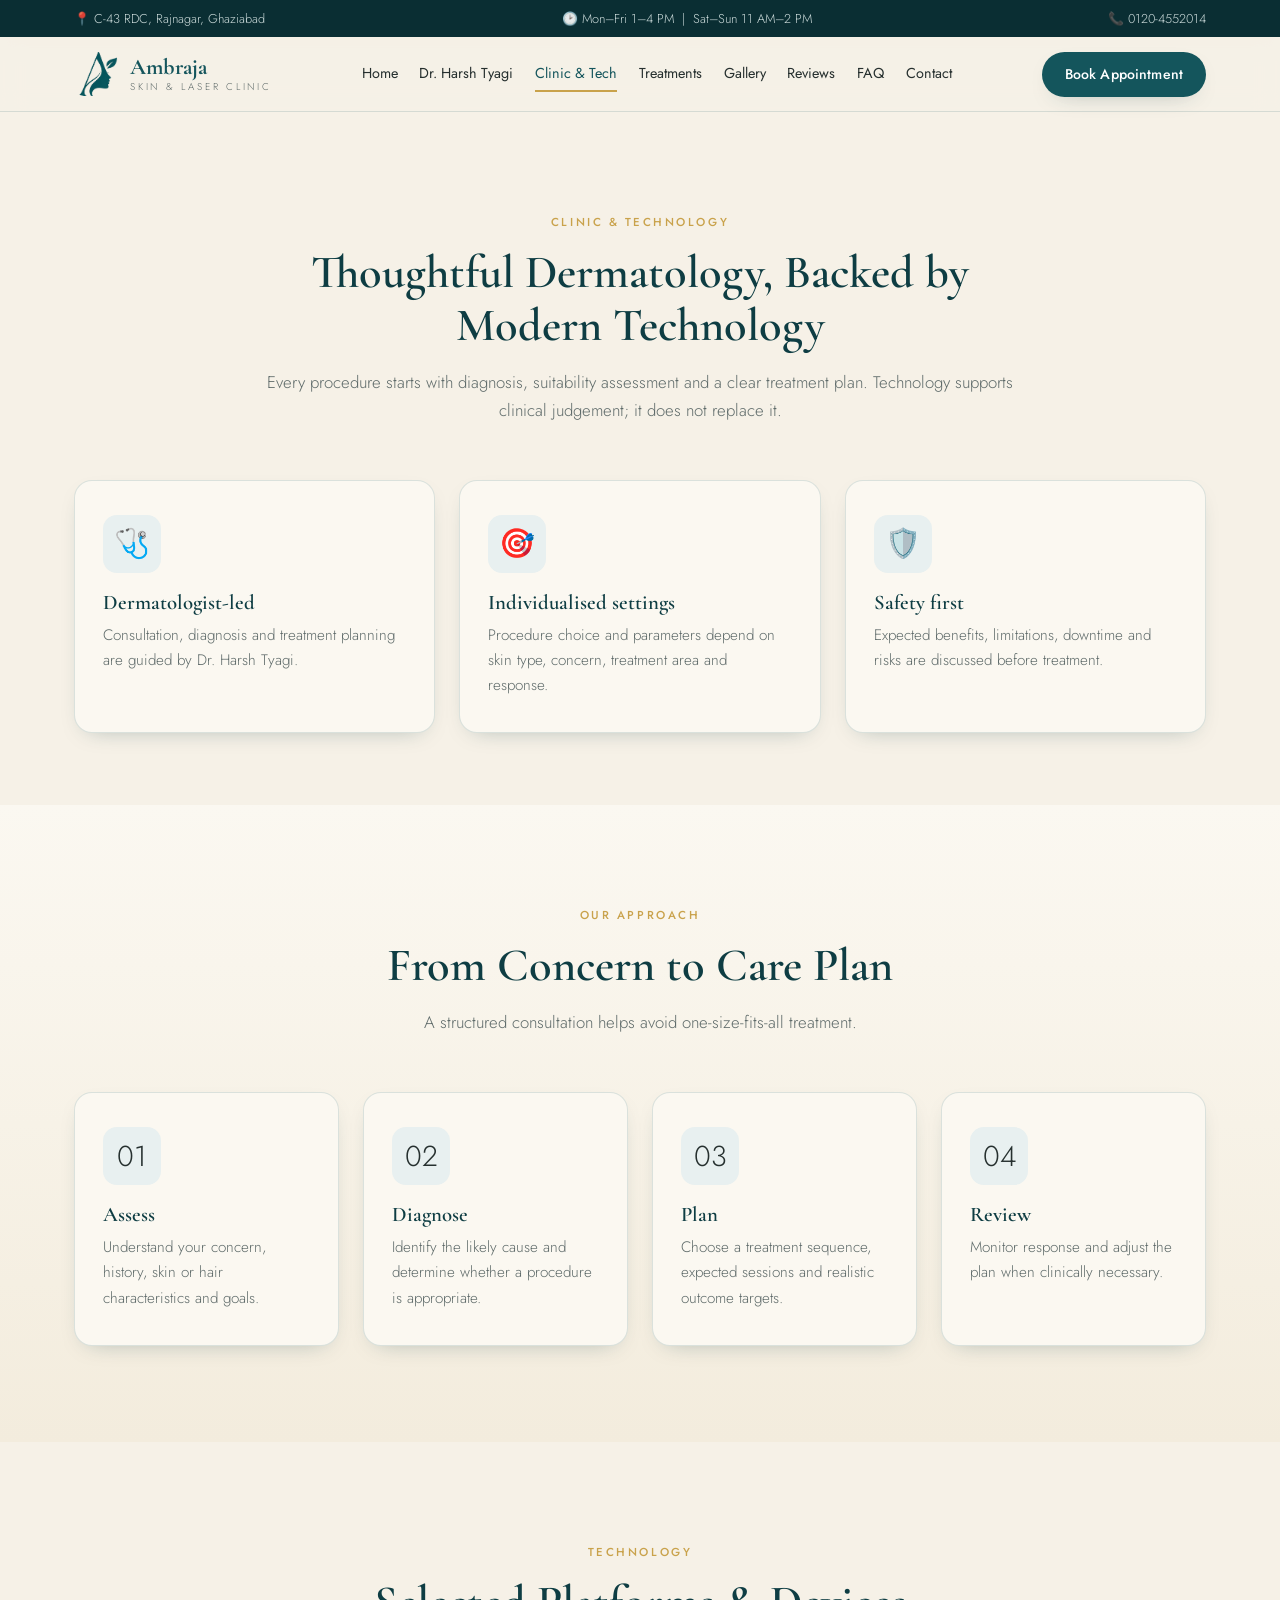
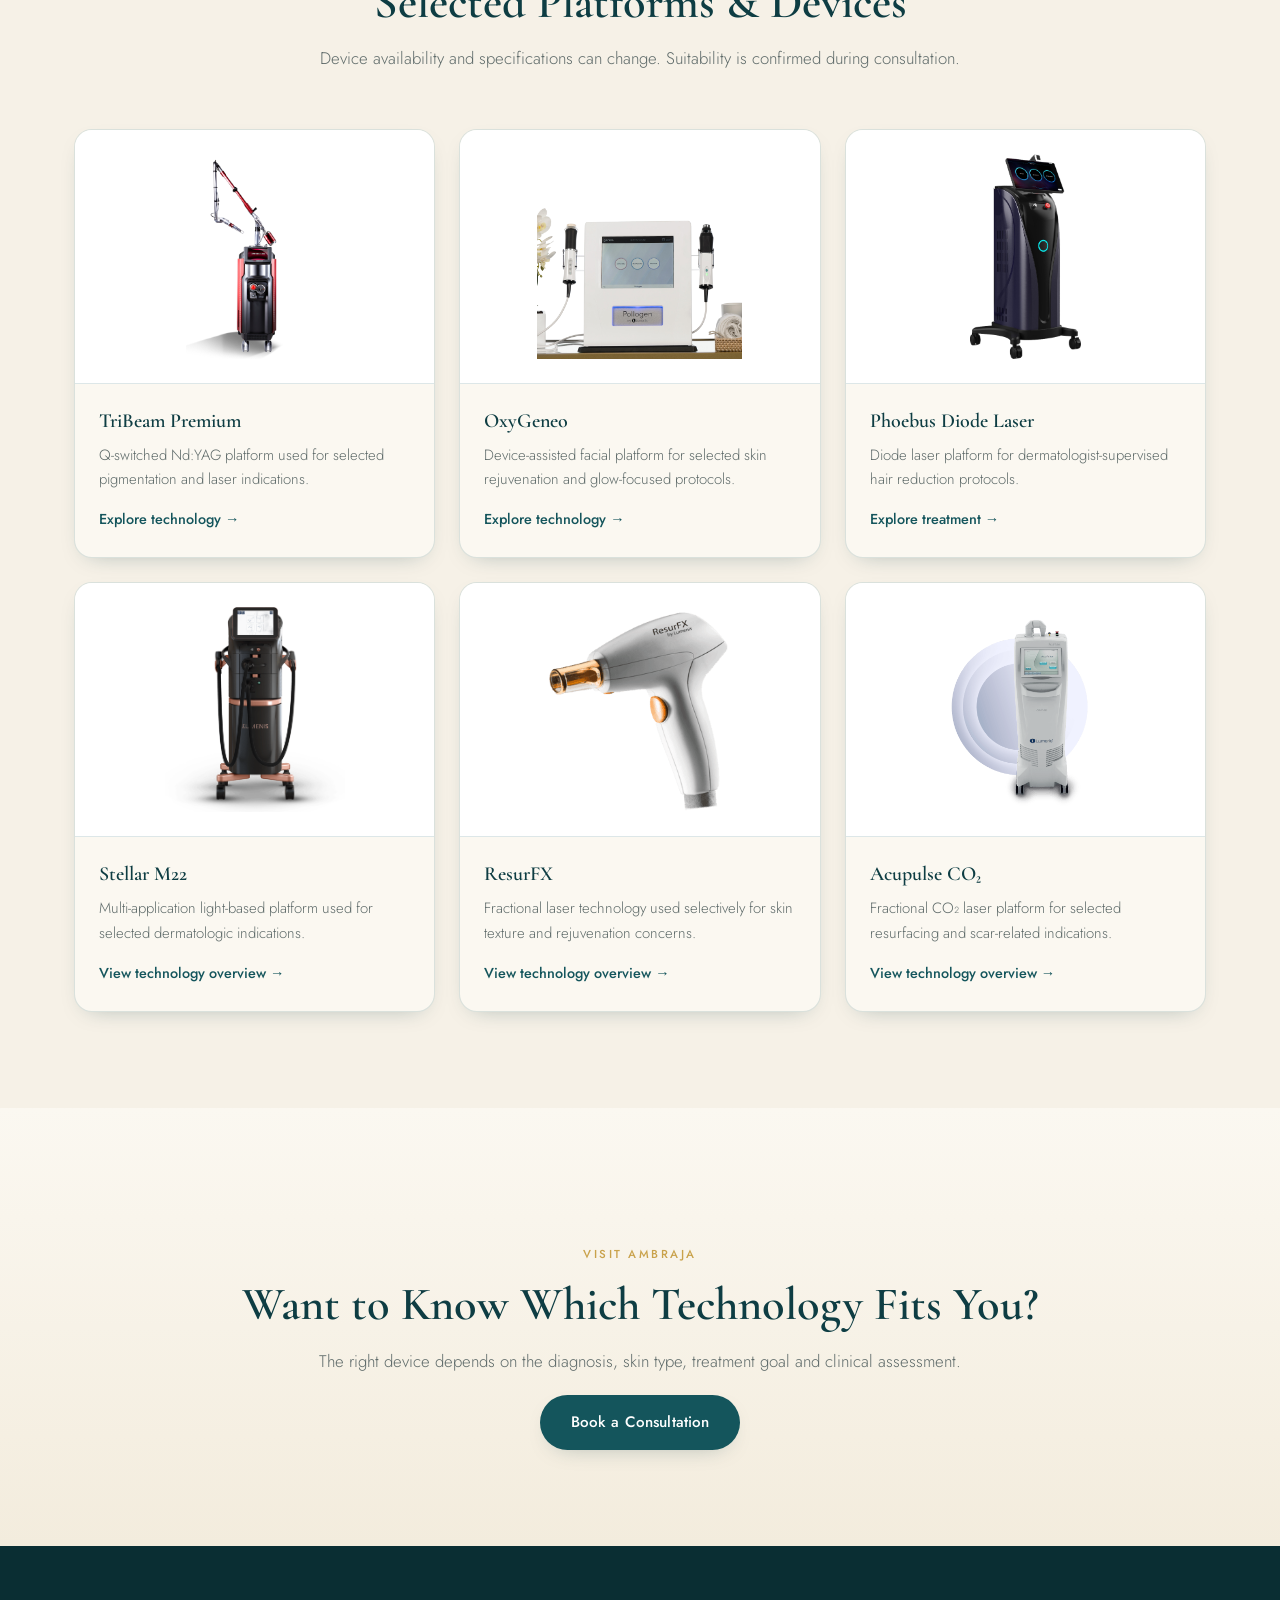
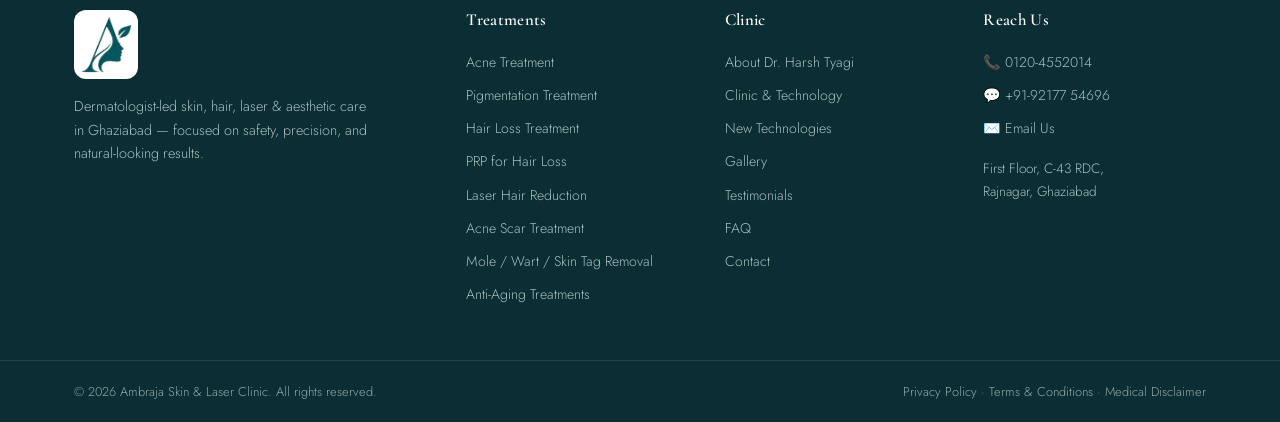
<file: clinic.html>
<!doctype html>
<html lang="en">
<head>
  <meta charset="UTF-8" />
  <meta name="viewport" content="width=device-width, initial-scale=1.0" />
  <title>Clinic &amp; Technology | Ambraja Skin &amp; Laser Clinic, Ghaziabad</title>
  <meta name="description" content="Inside Ambraja Skin &amp; Laser Clinic, Ghaziabad — our clinical approach and dermatologist-supervised skin and laser technologies." />
  <link rel="preconnect" href="https://fonts.googleapis.com" />
  <link rel="preconnect" href="https://fonts.gstatic.com" crossorigin />
  <link href="https://fonts.googleapis.com/css2?family=Cormorant+Garamond:wght@400;500;600;700&amp;family=Jost:wght@300;400;500;600&amp;display=swap" rel="stylesheet" />
  <link rel="stylesheet" href="css/style.css" />
</head>
<body>
    <!-- ============ TOP BAR ============ -->
    <div class="topbar">
      <div class="container topbar__inner">
        <span class="topbar__item">📍 C-43 RDC, Rajnagar, Ghaziabad</span>
        <span class="topbar__item">🕑 Mon–Fri 1–4 PM &nbsp;|&nbsp; Sat–Sun 11 AM–2 PM</span>
        <a class="topbar__item" href="tel:01204552014">📞 0120-4552014</a>
      </div>
    </div>

    <!-- ============ HEADER ============ -->
    <header class="header" id="header">
      <div class="container header__inner">
        <a href="index.html" class="brand">
          <img src="Public/logo/logo.png" alt="Ambraja Skin &amp; Laser Clinic logo" class="brand__mark" />
          <span class="brand__text">
            <span class="brand__name">Ambraja</span>
            <span class="brand__sub">Skin &amp; Laser Clinic</span>
          </span>
        </a>
        <nav class="nav" id="nav" aria-label="Primary navigation">
          <a href="index.html" class="nav__link">Home</a>
          <a href="doctor.html" class="nav__link">Dr. Harsh Tyagi</a>
          <a href="clinic.html" class="nav__link is-active" aria-current="page">Clinic &amp; Tech</a>
          <a href="treatments.html" class="nav__link">Treatments</a>
          <a href="gallery.html" class="nav__link">Gallery</a>
          <a href="reviews.html" class="nav__link">Reviews</a>
          <a href="faq.html" class="nav__link">FAQ</a>
          <a href="contact.html" class="nav__link">Contact</a>
        </nav>
        <div class="header__cta">
          <a href="enquiry.html" class="btn btn--primary btn--sm">Book Appointment</a>
          <button class="nav-toggle" id="navToggle" aria-label="Open menu" aria-expanded="false">
            <span></span><span></span><span></span>
          </button>
        </div>
      </div>
    </header>
<main>
  <section class="section page-hero">
    <div class="container">
      <div class="section__head">
        <span class="eyebrow">Clinic &amp; Technology</span>
        <h1 class="section__title">Thoughtful Dermatology, Backed by Modern Technology</h1>
        <p class="section__lead">Every procedure starts with diagnosis, suitability assessment and a clear treatment plan. Technology supports clinical judgement; it does not replace it.</p>
      </div>
      <div class="grid grid--3 clinic-pillars">
        <article class="card"><div class="card__icon">🩺</div><h3>Dermatologist-led</h3><p>Consultation, diagnosis and treatment planning are guided by Dr. Harsh Tyagi.</p></article>
        <article class="card"><div class="card__icon">🎯</div><h3>Individualised settings</h3><p>Procedure choice and parameters depend on skin type, concern, treatment area and response.</p></article>
        <article class="card"><div class="card__icon">🛡️</div><h3>Safety first</h3><p>Expected benefits, limitations, downtime and risks are discussed before treatment.</p></article>
      </div>
    </div>
  </section>

  <section class="section alt">
    <div class="container">
      <div class="section__head"><span class="eyebrow">Our Approach</span><h2 class="section__title">From Concern to Care Plan</h2><p class="section__lead">A structured consultation helps avoid one-size-fits-all treatment.</p></div>
      <div class="grid grid--4">
        <article class="card"><div class="card__icon">01</div><h3>Assess</h3><p>Understand your concern, history, skin or hair characteristics and goals.</p></article>
        <article class="card"><div class="card__icon">02</div><h3>Diagnose</h3><p>Identify the likely cause and determine whether a procedure is appropriate.</p></article>
        <article class="card"><div class="card__icon">03</div><h3>Plan</h3><p>Choose a treatment sequence, expected sessions and realistic outcome targets.</p></article>
        <article class="card"><div class="card__icon">04</div><h3>Review</h3><p>Monitor response and adjust the plan when clinically necessary.</p></article>
      </div>
    </div>
  </section>

  <section class="section">
    <div class="container">
      <div class="section__head"><span class="eyebrow">Technology</span><h2 class="section__title">Selected Platforms &amp; Devices</h2><p class="section__lead">Device availability and specifications can change. Suitability is confirmed during consultation.</p></div>
      <div class="grid grid--3 tech-grid">
        <article class="techcard"><div class="techcard__media"><img src="Public/tech/tribeam-premium.png" alt="TriBeam Premium Q-switched Nd:YAG laser" loading="lazy"></div><div class="techcard__body"><h3>TriBeam Premium</h3><p>Q-switched Nd:YAG platform used for selected pigmentation and laser indications.</p><a class="tcard__link" href="technologies/tribeam-premium-q-switched-nd-yag.html">Explore technology →</a></div></article>
        <article class="techcard"><div class="techcard__media"><img src="Public/tech/oxygeneo-facial.jpg" alt="OxyGeneo facial platform" loading="lazy"></div><div class="techcard__body"><h3>OxyGeneo</h3><p>Device-assisted facial platform for selected skin rejuvenation and glow-focused protocols.</p><a class="tcard__link" href="technologies/oxygeneo-facial-ghaziabad.html">Explore technology →</a></div></article>
        <article class="techcard"><div class="techcard__media"><img src="Public/tech/phoebus-diode-laser.png" alt="Phoebus diode laser" loading="lazy"></div><div class="techcard__body"><h3>Phoebus Diode Laser</h3><p>Diode laser platform for dermatologist-supervised hair reduction protocols.</p><a class="tcard__link" href="laser-hair-reduction-ghaziabad.html">Explore treatment →</a></div></article>
        <article class="techcard"><div class="techcard__media"><img src="Public/tech/stellar-m22.png" alt="Stellar M22 platform" loading="lazy"></div><div class="techcard__body"><h3>Stellar M22</h3><p>Multi-application light-based platform used for selected dermatologic indications.</p><a class="tcard__link" href="technologies.html">View technology overview →</a></div></article>
        <article class="techcard"><div class="techcard__media"><img src="Public/tech/resurfx.png" alt="ResurFX fractional laser" loading="lazy"></div><div class="techcard__body"><h3>ResurFX</h3><p>Fractional laser technology used selectively for skin texture and rejuvenation concerns.</p><a class="tcard__link" href="technologies.html">View technology overview →</a></div></article>
        <article class="techcard"><div class="techcard__media"><img src="Public/tech/acupulse-co2.png" alt="Acupulse CO2 laser" loading="lazy"></div><div class="techcard__body"><h3>Acupulse CO₂</h3><p>Fractional CO₂ laser platform for selected resurfacing and scar-related indications.</p><a class="tcard__link" href="technologies.html">View technology overview →</a></div></article>
      </div>
    </div>
  </section>

  <section class="section alt">
    <div class="container center"><span class="eyebrow">Visit Ambraja</span><h2 class="section__title">Want to Know Which Technology Fits You?</h2><p class="section__lead">The right device depends on the diagnosis, skin type, treatment goal and clinical assessment.</p><a href="enquiry.html" class="btn btn--primary" style="margin-top:20px">Book a Consultation</a></div>
  </section>
</main>
    <!-- ============ FOOTER ============ -->
    <footer class="footer">
      <div class="container footer__inner">
        <div class="footer__brand">
          <img src="Public/logo/logo.png" alt="Ambraja Skin &amp; Laser Clinic" class="footer__logo" />
          <p>Dermatologist-led skin, hair, laser &amp; aesthetic care in Ghaziabad — focused on safety, precision, and natural-looking results.</p>
        </div>
        <div class="footer__col">
          <h4>Treatments</h4>
          <a href="treatments.html">Acne Treatment</a>
          <a href="treatments.html">Pigmentation Treatment</a>
          <a href="treatments.html">Hair Loss Treatment</a>
          <a href="treatments.html">PRP for Hair Loss</a>
          <a href="laser-hair-reduction-ghaziabad.html">Laser Hair Reduction</a>
          <a href="treatments.html">Acne Scar Treatment</a>
          <a href="treatments.html">Mole / Wart / Skin Tag Removal</a>
          <a href="treatments.html">Anti-Aging Treatments</a>
        </div>
        <div class="footer__col">
          <h4>Clinic</h4>
          <a href="doctor.html">About Dr. Harsh Tyagi</a>
          <a href="clinic.html">Clinic &amp; Technology</a>
          <a href="technologies.html">New Technologies</a>
          <a href="gallery.html">Gallery</a>
          <a href="reviews.html">Testimonials</a>
          <a href="faq.html">FAQ</a>
          <a href="contact.html">Contact</a>
        </div>
        <div class="footer__col">
          <h4>Reach Us</h4>
          <a href="tel:01204552014">📞 0120-4552014</a>
          <a href="https://wa.me/919217754696" target="_blank" rel="noopener">💬 +91-92177 54696</a>
          <a href="mailto:drharshtyagiderma@gmail.com">✉️ Email Us</a>
          <p class="footer__addr">First Floor, C-43 RDC,<br />Rajnagar, Ghaziabad</p>
        </div>
      </div>
      <div class="footer__bottom">
        <div class="container footer__bottom-inner">
          <span>© <span id="year"></span> Ambraja Skin &amp; Laser Clinic. All rights reserved.</span>
          <span class="footer__legal"><a href="#">Privacy Policy</a> · <a href="#">Terms &amp; Conditions</a> · <a href="#">Medical Disclaimer</a></span>
        </div>
      </div>
    </footer>

    <div class="mobilebar" aria-label="Quick actions">
      <a href="tel:01204552014" class="mobilebar__btn"><span>📞</span>Call</a>
      <a href="https://wa.me/919217754696" class="mobilebar__btn mobilebar__btn--wa" target="_blank" rel="noopener"><span>💬</span>WhatsApp</a>
      <a href="enquiry.html" class="mobilebar__btn mobilebar__btn--book"><span>📅</span>Book</a>
    </div>

    <script src="js/script.js"></script>
</body>
</html>
</file>
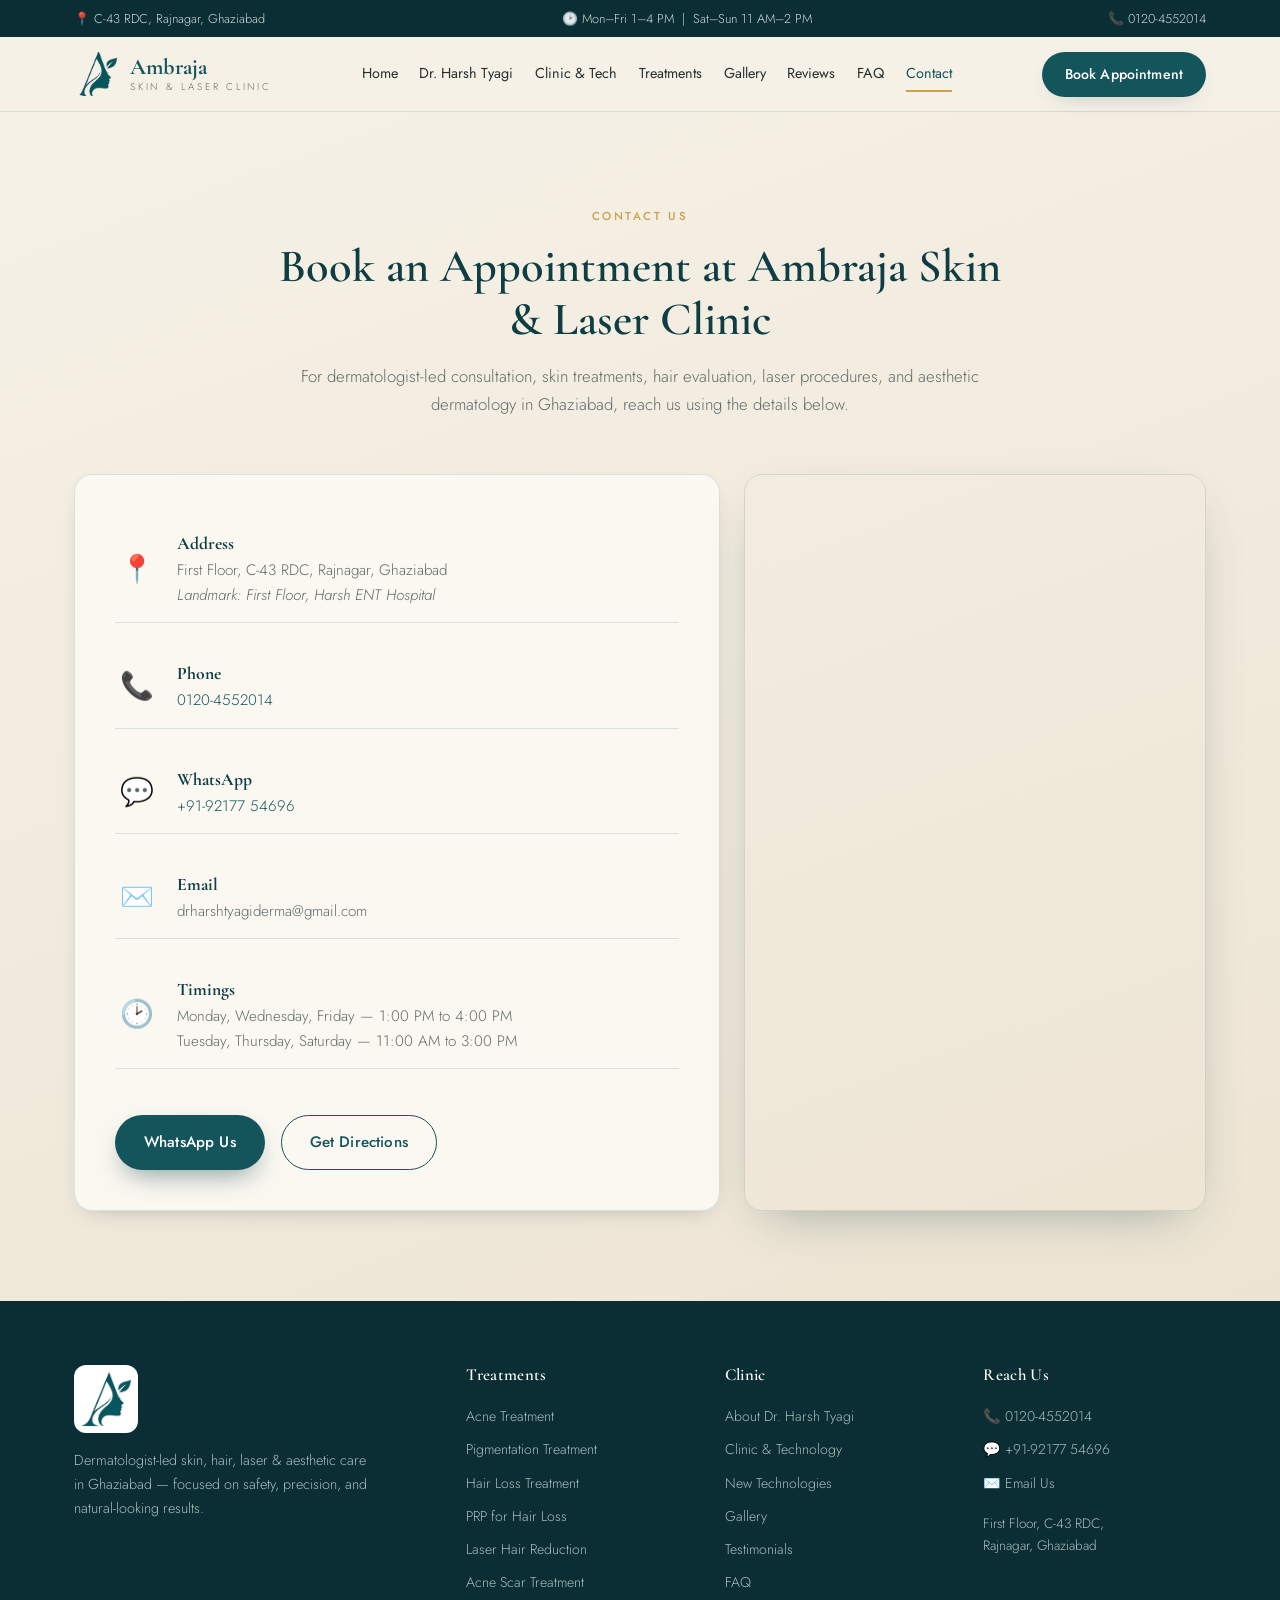
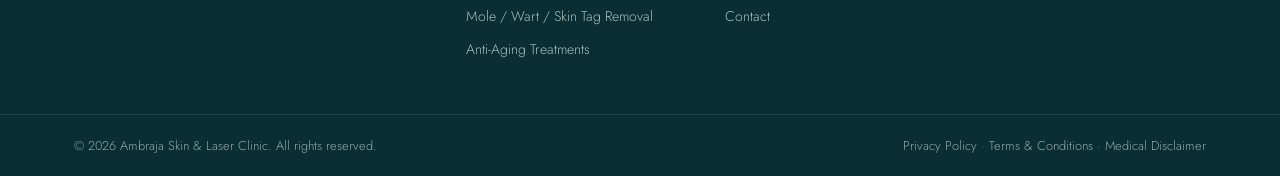
<file: contact.html>
<!doctype html>
<html lang="en">
  <head>
    <meta charset="UTF-8" />
    <meta name="viewport" content="width=device-width, initial-scale=1.0" />
    <title>
      Contact Ambraja Skin & Laser Clinic | Book Dermatologist Appointment in
      Ghaziabad
    </title>
    <meta
      name="description"
      content="Contact Ambraja Skin & Laser Clinic in Ghaziabad for appointments, WhatsApp enquiries, clinic directions, and dermatologist-led consultation for skin and hair concerns."
    />
    <link rel="preconnect" href="https://fonts.googleapis.com" />
    <link rel="preconnect" href="https://fonts.gstatic.com" crossorigin />
    <link
      href="https://fonts.googleapis.com/css2?family=Cormorant+Garamond:wght@400;500;600;700&family=Jost:wght@300;400;500;600&display=swap"
      rel="stylesheet"
    />
    <link rel="stylesheet" href="css/style.css" />
    <style>
      .contact {
        background: linear-gradient(160deg, var(--ivory) 0%, var(--sand) 100%);
        padding: 90px 0;
      }
      .contact .container {
        max-width: var(--wrap);
        padding: 0 24px;
        margin: 0 auto;
      }
      .contact__grid {
        align-items: stretch;
        grid-template-columns: 1.4fr 1fr;
        gap: 24px;
      }

      .contact__info {
        background: var(--cream);
        border: 1px solid var(--line);
        border-top: 4px solid var(--gold);
        border-radius: var(--radius);
        padding: 40px;
        box-shadow: var(--shadow);
        min-height: 500px;
        display: flex;
        flex-direction: column;
        justify-content: center;
      }

      .cinfo {
        justify-content: flex-start;
        text-align: left;
        align-items: center;
        gap: 18px;
        padding: 14px 0;
        border-bottom: 1px solid var(--line);
      }
      .cinfo:last-of-type {
        border-bottom: none;
      }

      .cinfo__ic {
        background: none;
        box-shadow: none;
        font-size: 1.7rem;
        width: 44px;
        height: 44px;
      }

      .cinfo strong {
        font-size: 1.1rem;
      }
      .cinfo p,
      .cinfo a {
        font-size: 0.95rem;
      }

      .contact__actions {
        margin-top: 24px;
        gap: 16px;
      }
      .contact__actions .btn {
        padding: 14px 28px;
        font-size: 0.95rem;
        border-radius: 999px;
        transition:
          transform 0.2s ease,
          box-shadow 0.2s ease;
      }
      .contact__actions .btn--primary {
        box-shadow: 0 12px 28px -10px rgba(14, 61, 67, 0.55);
      }
      .contact__actions .btn--outline {
        border: 1.5px solid var(--teal);
      }
      .contact__actions .btn:hover {
        transform: translateY(-3px);
        box-shadow: 0 16px 32px -12px rgba(14, 61, 67, 0.5);
      }

      .contact__grid > div:last-child {
        border-radius: var(--radius);
        box-shadow: var(--shadow);
        border: 1px solid var(--line);
      }
    </style>
  </head>
  <body>

    <!-- ============ TOP BAR ============ -->
    <div class="topbar">
      <div class="container topbar__inner">
        <span class="topbar__item">📍 C-43 RDC, Rajnagar, Ghaziabad</span>
        <span class="topbar__item">🕑 Mon–Fri 1–4 PM &nbsp;|&nbsp; Sat–Sun 11 AM–2 PM</span>
        <a class="topbar__item" href="tel:01204552014">📞 0120-4552014</a>
      </div>
    </div>

    <!-- ============ HEADER ============ -->
    <header class="header" id="header">
      <div class="container header__inner">
        <a href="index.html" class="brand">
          <img src="Public/logo/logo.png" alt="Ambraja Skin &amp; Laser Clinic logo" class="brand__mark" />
          <span class="brand__text">
            <span class="brand__name">Ambraja</span>
            <span class="brand__sub">Skin &amp; Laser Clinic</span>
          </span>
        </a>
        <nav class="nav" id="nav" aria-label="Primary navigation">
          <a href="index.html" class="nav__link">Home</a>
          <a href="doctor.html" class="nav__link">Dr. Harsh Tyagi</a>
          <a href="clinic.html" class="nav__link">Clinic &amp; Tech</a>
          <a href="treatments.html" class="nav__link">Treatments</a>
          <a href="gallery.html" class="nav__link">Gallery</a>
          <a href="reviews.html" class="nav__link">Reviews</a>
          <a href="faq.html" class="nav__link">FAQ</a>
          <a href="contact.html" class="nav__link is-active" aria-current="page">Contact</a>
        </nav>
        <div class="header__cta">
          <a href="enquiry.html" class="btn btn--primary btn--sm">Book Appointment</a>
          <button class="nav-toggle" id="navToggle" aria-label="Open menu" aria-expanded="false">
            <span></span><span></span><span></span>
          </button>
        </div>
      </div>
    </header>

    <!-- ============ CONTACT SECTION ============ -->
    <section class="section contact" id="contact">
      <div class="container">
        <div class="section__head">
          <span class="eyebrow">Contact Us</span>
          <h1 class="section__title">
            Book an Appointment at Ambraja Skin &amp; Laser Clinic
          </h1>
          <p class="section__lead">
            For dermatologist-led consultation, skin treatments, hair
            evaluation, laser procedures, and aesthetic dermatology in
            Ghaziabad, reach us using the details below.
          </p>
        </div>

        <div class="contact__grid">
          <div
            class="contact__info"
            style="
              background: var(--cream);
              border: 1px solid var(--line);
              border-radius: var(--radius);
              padding: 40px;
              box-shadow: var(--shadow-sm);
            "
          >
            <div class="cinfo">
              <span class="cinfo__ic">📍</span>
              <div>
                <strong>Address</strong>
                <p>
                  First Floor, C-43 RDC, Rajnagar, Ghaziabad<br />
                  <em>Landmark: First Floor, Harsh ENT Hospital</em>
                </p>
              </div>
            </div>

            <div class="cinfo">
              <span class="cinfo__ic">📞</span>
              <div>
                <strong>Phone</strong>
                <p><a href="tel:01204552014">0120-4552014</a></p>
              </div>
            </div>

            <div class="cinfo">
              <span class="cinfo__ic">💬</span>
              <div>
                <strong>WhatsApp</strong>
                <p>
                  <a
                    href="https://wa.me/919217754696"
                    target="_blank"
                    rel="noopener"
                    >+91-92177 54696</a
                  >
                </p>
              </div>
            </div>

            <div class="cinfo">
              <span class="cinfo__ic">✉️</span>
              <div>
                <strong>Email</strong>
                <p>drharshtyagiderma@gmail.com</p>
              </div>
            </div>

            <div class="cinfo">
              <span class="cinfo__ic">🕑</span>
              <div>
                <strong>Timings</strong>
                <p>
                  Monday, Wednesday, Friday — 1:00 PM to 4:00 PM<br />
                  Tuesday, Thursday, Saturday — 11:00 AM to 3:00 PM
                </p>
              </div>
            </div>

            <div class="contact__actions">
              <a
                href="https://wa.me/919217754696"
                class="btn btn--primary btn--sm"
                target="_blank"
                rel="noopener"
                >WhatsApp Us</a
              >
              <a
                href="https://maps.google.com/?q=Ambraja+Skin+Clinic+RDC+Rajnagar+Ghaziabad"
                class="btn btn--outline btn--sm"
                target="_blank"
                rel="noopener"
                >Get Directions</a
              >
            </div>
          </div>

          <div
            style="
              border-radius: var(--radius);
              overflow: hidden;
              border: 1px solid var(--line);
              min-height: 480px;
            "
          >
            <iframe
              src="https://maps.google.com/maps?q=Ambraja+Skin+Clinic+RDC+Rajnagar+Ghaziabad&output=embed"
              width="100%"
              height="100%"
              style="border: 0; min-height: 480px"
              loading="lazy"
              referrerpolicy="no-referrer-when-downgrade"
            >
            </iframe>
          </div>
        </div>
      </div>
    </section>

    <!-- ============ FOOTER ============ -->
    <footer class="footer">
      <div class="container footer__inner">
        <div class="footer__brand">
          <img src="Public/logo/logo.png" alt="Ambraja Skin &amp; Laser Clinic" class="footer__logo" />
          <p>Dermatologist-led skin, hair, laser &amp; aesthetic care in Ghaziabad — focused on safety, precision, and natural-looking results.</p>
        </div>
        <div class="footer__col">
          <h4>Treatments</h4>
          <a href="treatments.html">Acne Treatment</a>
          <a href="treatments.html">Pigmentation Treatment</a>
          <a href="treatments.html">Hair Loss Treatment</a>
          <a href="treatments.html">PRP for Hair Loss</a>
          <a href="laser-hair-reduction-ghaziabad.html">Laser Hair Reduction</a>
          <a href="treatments.html">Acne Scar Treatment</a>
          <a href="treatments.html">Mole / Wart / Skin Tag Removal</a>
          <a href="treatments.html">Anti-Aging Treatments</a>
        </div>
        <div class="footer__col">
          <h4>Clinic</h4>
          <a href="doctor.html">About Dr. Harsh Tyagi</a>
          <a href="clinic.html">Clinic &amp; Technology</a>
          <a href="technologies.html">New Technologies</a>
          <a href="gallery.html">Gallery</a>
          <a href="reviews.html">Testimonials</a>
          <a href="faq.html">FAQ</a>
          <a href="contact.html">Contact</a>
        </div>
        <div class="footer__col">
          <h4>Reach Us</h4>
          <a href="tel:01204552014">📞 0120-4552014</a>
          <a href="https://wa.me/919217754696" target="_blank" rel="noopener">💬 +91-92177 54696</a>
          <a href="mailto:drharshtyagiderma@gmail.com">✉️ Email Us</a>
          <p class="footer__addr">First Floor, C-43 RDC,<br />Rajnagar, Ghaziabad</p>
        </div>
      </div>
      <div class="footer__bottom">
        <div class="container footer__bottom-inner">
          <span>© <span id="year"></span> Ambraja Skin &amp; Laser Clinic. All rights reserved.</span>
          <span class="footer__legal"><a href="#">Privacy Policy</a> · <a href="#">Terms &amp; Conditions</a> · <a href="#">Medical Disclaimer</a></span>
        </div>
      </div>
    </footer>

    <div class="mobilebar" aria-label="Quick actions">
      <a href="tel:01204552014" class="mobilebar__btn"><span>📞</span>Call</a>
      <a href="https://wa.me/919217754696" class="mobilebar__btn mobilebar__btn--wa" target="_blank" rel="noopener"><span>💬</span>WhatsApp</a>
      <a href="enquiry.html" class="mobilebar__btn mobilebar__btn--book"><span>📅</span>Book</a>
    </div>

    <script src="js/script.js"></script>

    <script src="js/script.js"></script>
  </body>
</html>
</file>
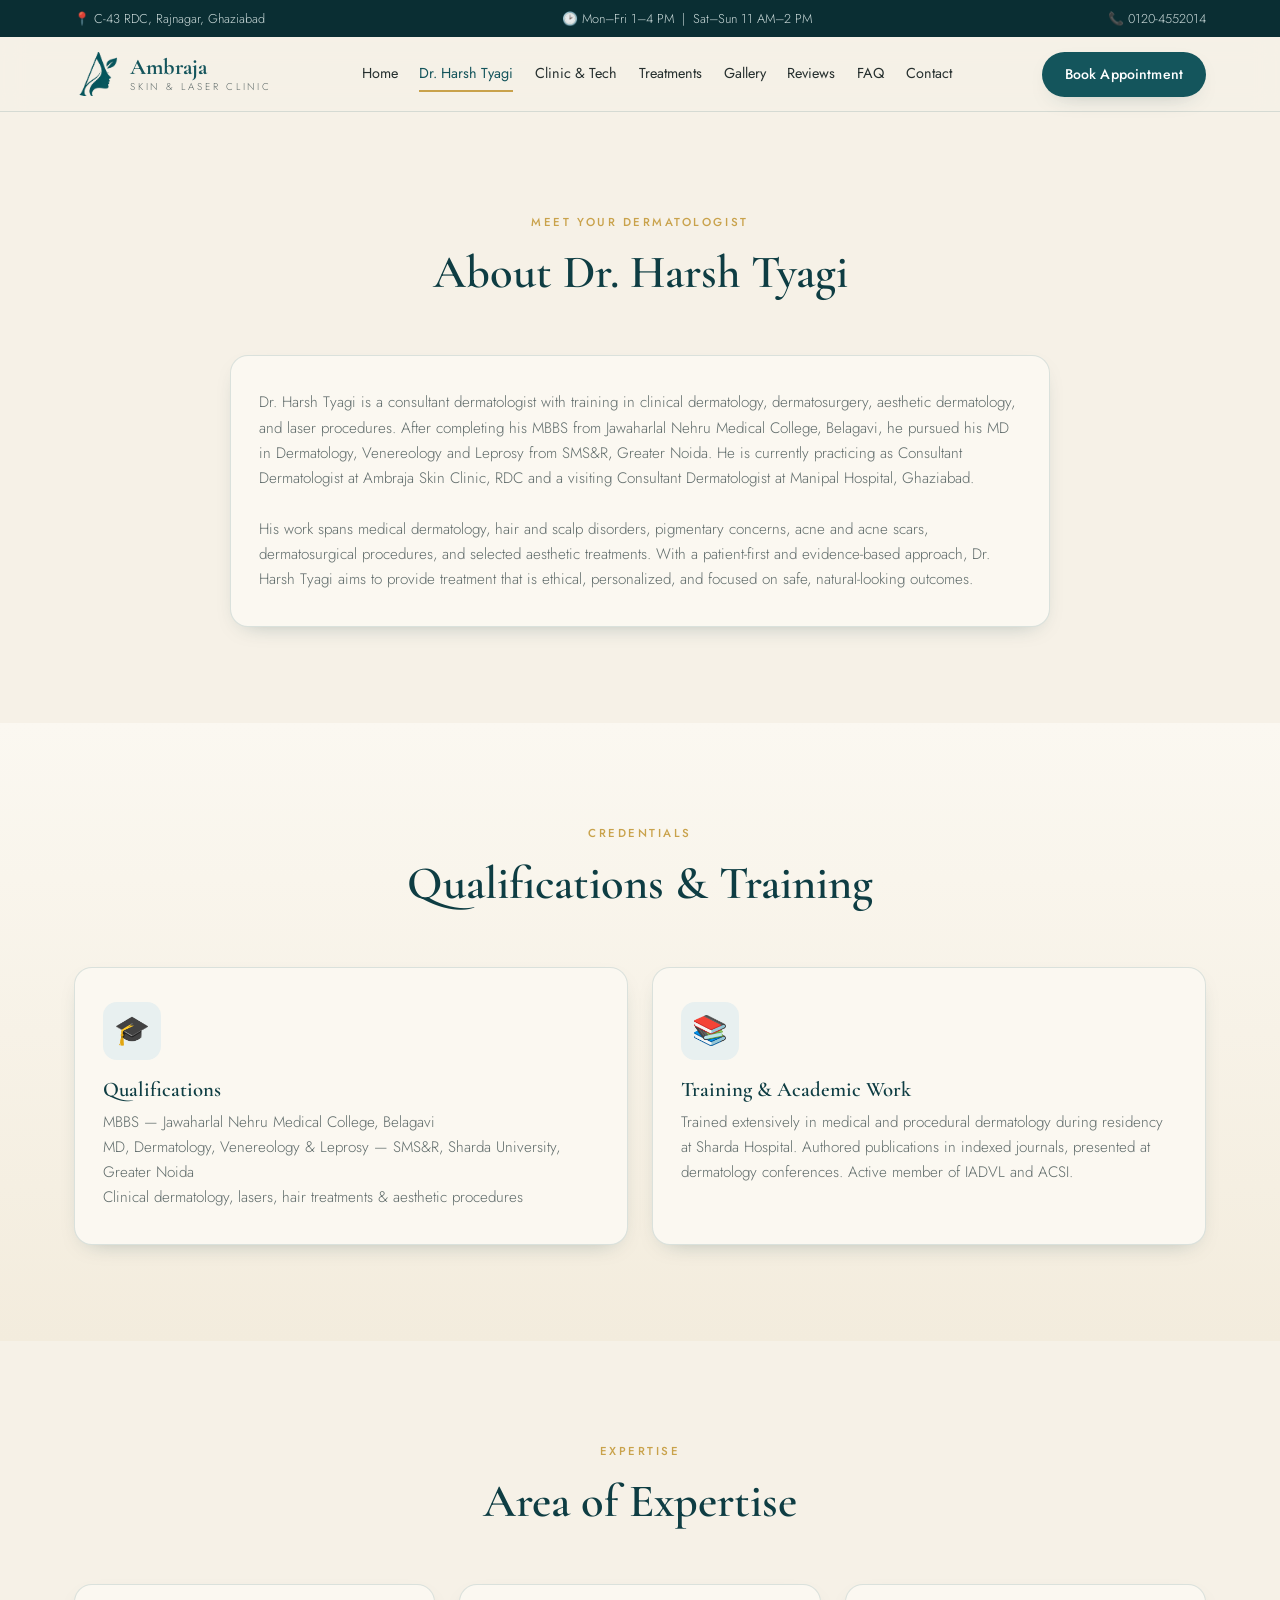
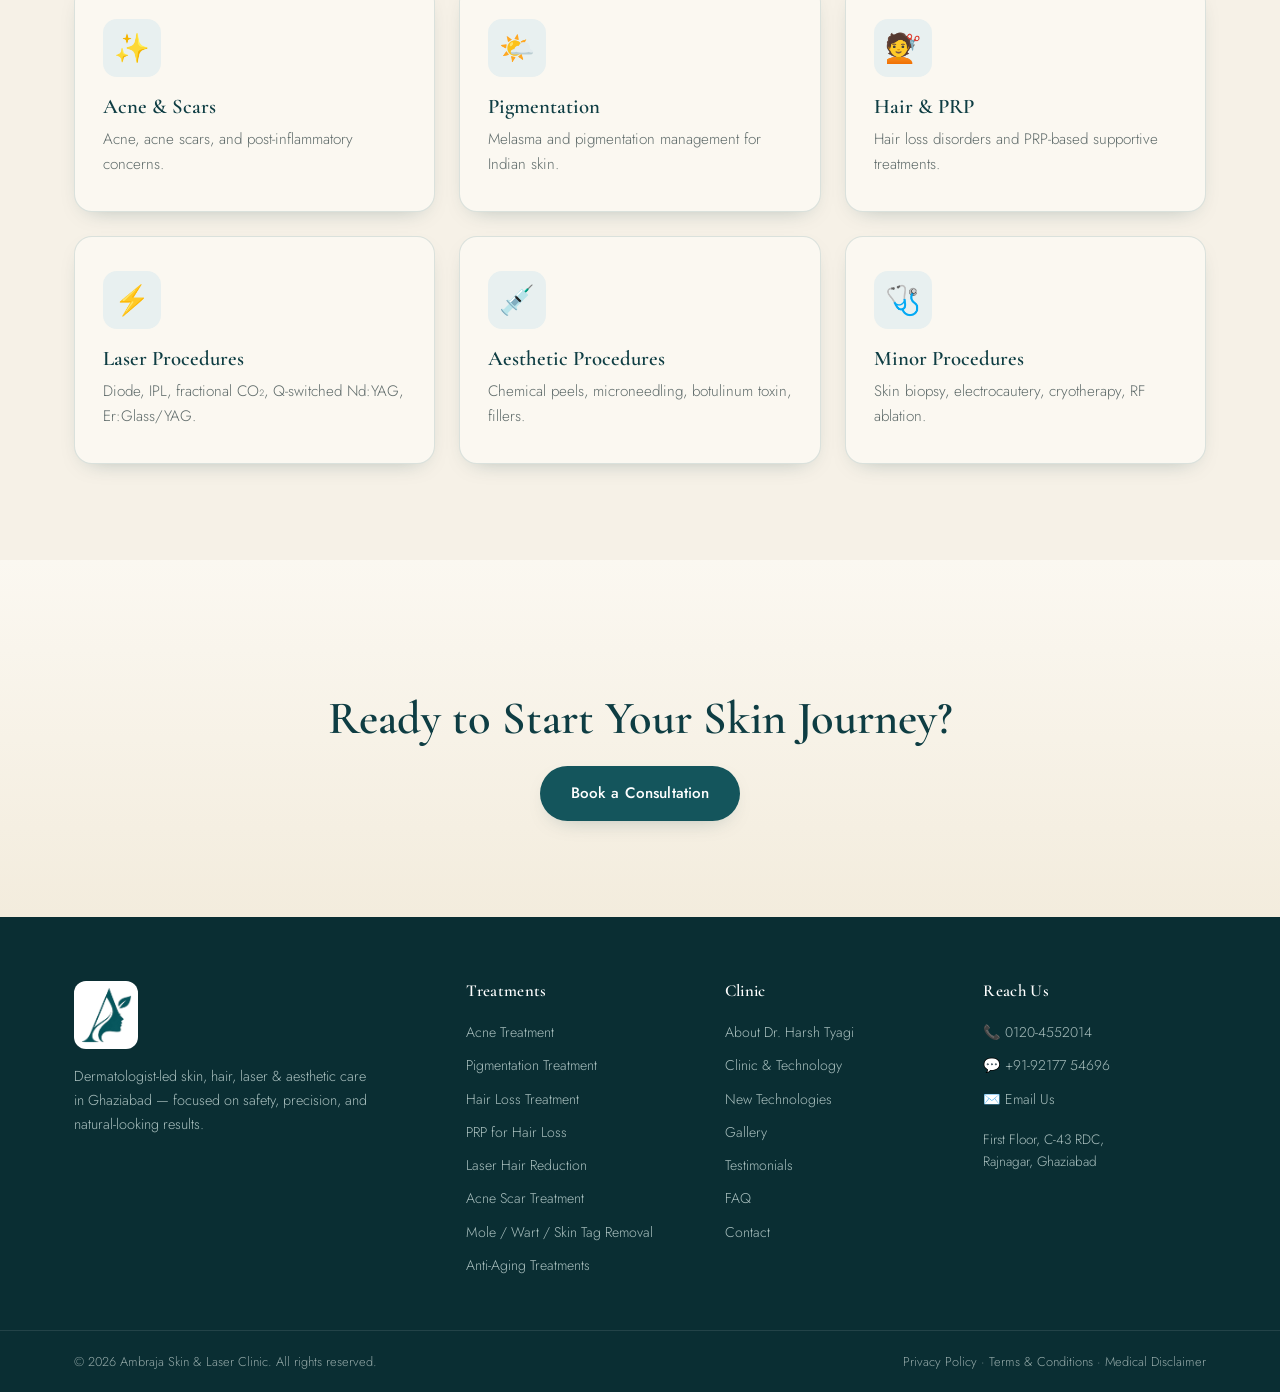
<file: doctor.html>
<!doctype html>
<html lang="en">
  <head>
    <meta charset="UTF-8" />
    <meta name="viewport" content="width=device-width, initial-scale=1.0" />
    <title>
      Dr. Harsh Tyagi | Dermatologist in Ghaziabad | Ambraja Skin & Laser Clinic
    </title>
    <meta
      name="description"
      content="Know more about Dr. Harsh Tyagi, dermatologist in Ghaziabad, offering evidence-based care for skin, hair, laser, and aesthetic concerns."
    />
    <link rel="preconnect" href="https://fonts.googleapis.com" />
    <link rel="preconnect" href="https://fonts.gstatic.com" crossorigin />
    <link
      href="https://fonts.googleapis.com/css2?family=Cormorant+Garamond:wght@400;500;600;700&family=Jost:wght@300;400;500;600&display=swap"
      rel="stylesheet"
    />
    <link rel="stylesheet" href="css/style.css" />
  </head>
  <body>

    <!-- ============ TOP BAR ============ -->
    <div class="topbar">
      <div class="container topbar__inner">
        <span class="topbar__item">📍 C-43 RDC, Rajnagar, Ghaziabad</span>
        <span class="topbar__item">🕑 Mon–Fri 1–4 PM &nbsp;|&nbsp; Sat–Sun 11 AM–2 PM</span>
        <a class="topbar__item" href="tel:01204552014">📞 0120-4552014</a>
      </div>
    </div>

    <!-- ============ HEADER ============ -->
    <header class="header" id="header">
      <div class="container header__inner">
        <a href="index.html" class="brand">
          <img src="Public/logo/logo.png" alt="Ambraja Skin &amp; Laser Clinic logo" class="brand__mark" />
          <span class="brand__text">
            <span class="brand__name">Ambraja</span>
            <span class="brand__sub">Skin &amp; Laser Clinic</span>
          </span>
        </a>
        <nav class="nav" id="nav" aria-label="Primary navigation">
          <a href="index.html" class="nav__link">Home</a>
          <a href="doctor.html" class="nav__link is-active" aria-current="page">Dr. Harsh Tyagi</a>
          <a href="clinic.html" class="nav__link">Clinic &amp; Tech</a>
          <a href="treatments.html" class="nav__link">Treatments</a>
          <a href="gallery.html" class="nav__link">Gallery</a>
          <a href="reviews.html" class="nav__link">Reviews</a>
          <a href="faq.html" class="nav__link">FAQ</a>
          <a href="contact.html" class="nav__link">Contact</a>
        </nav>
        <div class="header__cta">
          <a href="enquiry.html" class="btn btn--primary btn--sm">Book Appointment</a>
          <button class="nav-toggle" id="navToggle" aria-label="Open menu" aria-expanded="false">
            <span></span><span></span><span></span>
          </button>
        </div>
      </div>
    </header>
    <!-- BIO SECTION -->
    <section class="section">
      <div class="container">
        <div class="section__head">
          <span class="eyebrow">Meet Your Dermatologist</span>
          <h2 class="section__title">About Dr. Harsh Tyagi</h2>
        </div>
        <div class="card" style="max-width: 820px; margin: 0 auto">
          <p>
            Dr. Harsh Tyagi is a consultant dermatologist with training in
            clinical dermatology, dermatosurgery, aesthetic dermatology, and
            laser procedures. After completing his MBBS from Jawaharlal Nehru
            Medical College, Belagavi, he pursued his MD in Dermatology,
            Venereology and Leprosy from SMS&amp;R, Greater Noida. He is
            currently practicing as Consultant Dermatologist at Ambraja Skin
            Clinic, RDC and a visiting Consultant Dermatologist at Manipal
            Hospital, Ghaziabad.
          </p>
          <br />
          <p>
            His work spans medical dermatology, hair and scalp disorders,
            pigmentary concerns, acne and acne scars, dermatosurgical
            procedures, and selected aesthetic treatments. With a patient-first
            and evidence-based approach, Dr. Harsh Tyagi aims to provide
            treatment that is ethical, personalized, and focused on safe,
            natural-looking outcomes.
          </p>
        </div>
      </div>
    </section>

    <!-- QUALIFICATIONS + TRAINING (2 cards side by side) -->
    <section class="section alt">
      <div class="container">
        <div class="section__head">
          <span class="eyebrow">Credentials</span>
          <h2 class="section__title">Qualifications &amp; Training</h2>
        </div>
        <div class="grid grid--2">
          <div class="card">
            <div class="card__icon">🎓</div>
            <h3>Qualifications</h3>
            <p>
              MBBS — Jawaharlal Nehru Medical College, Belagavi<br />
              MD, Dermatology, Venereology &amp; Leprosy — SMS&amp;R, Sharda
              University, Greater Noida<br />
              Clinical dermatology, lasers, hair treatments &amp; aesthetic
              procedures
            </p>
          </div>
          <div class="card">
            <div class="card__icon">📚</div>
            <h3>Training &amp; Academic Work</h3>
            <p>
              Trained extensively in medical and procedural dermatology during
              residency at Sharda Hospital. Authored publications in indexed
              journals, presented at dermatology conferences. Active member of
              IADVL and ACSI.
            </p>
          </div>
        </div>
      </div>
    </section>

    <!-- EXPERTISE (grid of cards, matches your treatments/services style) -->
    <section class="section">
      <div class="container">
        <div class="section__head">
          <span class="eyebrow">Expertise</span>
          <h2 class="section__title">Area of Expertise</h2>
        </div>
        <div class="grid grid--3">
          <div class="card">
            <div class="card__icon">✨</div>
            <h3>Acne &amp; Scars</h3>
            <p>Acne, acne scars, and post-inflammatory concerns.</p>
          </div>
          <div class="card">
            <div class="card__icon">🌤️</div>
            <h3>Pigmentation</h3>
            <p>Melasma and pigmentation management for Indian skin.</p>
          </div>
          <div class="card">
            <div class="card__icon">💇</div>
            <h3>Hair &amp; PRP</h3>
            <p>Hair loss disorders and PRP-based supportive treatments.</p>
          </div>
          <div class="card">
            <div class="card__icon">⚡</div>
            <h3>Laser Procedures</h3>
            <p>Diode, IPL, fractional CO₂, Q-switched Nd:YAG, Er:Glass/YAG.</p>
          </div>
          <div class="card">
            <div class="card__icon">💉</div>
            <h3>Aesthetic Procedures</h3>
            <p>Chemical peels, microneedling, botulinum toxin, fillers.</p>
          </div>
          <div class="card">
            <div class="card__icon">🩺</div>
            <h3>Minor Procedures</h3>
            <p>Skin biopsy, electrocautery, cryotherapy, RF ablation.</p>
          </div>
        </div>
      </div>
    </section>

    <!-- CTA -->
    <section class="section alt">
      <div class="container center">
        <h2 class="section__title">Ready to Start Your Skin Journey?</h2>
        <a
          href="enquiry.html"
          class="btn btn--primary"
          style="margin-top: 20px; display: inline-block"
          >Book a Consultation</a
        >
      </div>
    </section>

    <!-- ============ FOOTER ============ -->
    <footer class="footer">
      <div class="container footer__inner">
        <div class="footer__brand">
          <img src="Public/logo/logo.png" alt="Ambraja Skin &amp; Laser Clinic" class="footer__logo" />
          <p>Dermatologist-led skin, hair, laser &amp; aesthetic care in Ghaziabad — focused on safety, precision, and natural-looking results.</p>
        </div>
        <div class="footer__col">
          <h4>Treatments</h4>
          <a href="treatments.html">Acne Treatment</a>
          <a href="treatments.html">Pigmentation Treatment</a>
          <a href="treatments.html">Hair Loss Treatment</a>
          <a href="treatments.html">PRP for Hair Loss</a>
          <a href="laser-hair-reduction-ghaziabad.html">Laser Hair Reduction</a>
          <a href="treatments.html">Acne Scar Treatment</a>
          <a href="treatments.html">Mole / Wart / Skin Tag Removal</a>
          <a href="treatments.html">Anti-Aging Treatments</a>
        </div>
        <div class="footer__col">
          <h4>Clinic</h4>
          <a href="doctor.html">About Dr. Harsh Tyagi</a>
          <a href="clinic.html">Clinic &amp; Technology</a>
          <a href="technologies.html">New Technologies</a>
          <a href="gallery.html">Gallery</a>
          <a href="reviews.html">Testimonials</a>
          <a href="faq.html">FAQ</a>
          <a href="contact.html">Contact</a>
        </div>
        <div class="footer__col">
          <h4>Reach Us</h4>
          <a href="tel:01204552014">📞 0120-4552014</a>
          <a href="https://wa.me/919217754696" target="_blank" rel="noopener">💬 +91-92177 54696</a>
          <a href="mailto:drharshtyagiderma@gmail.com">✉️ Email Us</a>
          <p class="footer__addr">First Floor, C-43 RDC,<br />Rajnagar, Ghaziabad</p>
        </div>
      </div>
      <div class="footer__bottom">
        <div class="container footer__bottom-inner">
          <span>© <span id="year"></span> Ambraja Skin &amp; Laser Clinic. All rights reserved.</span>
          <span class="footer__legal"><a href="#">Privacy Policy</a> · <a href="#">Terms &amp; Conditions</a> · <a href="#">Medical Disclaimer</a></span>
        </div>
      </div>
    </footer>

    <div class="mobilebar" aria-label="Quick actions">
      <a href="tel:01204552014" class="mobilebar__btn"><span>📞</span>Call</a>
      <a href="https://wa.me/919217754696" class="mobilebar__btn mobilebar__btn--wa" target="_blank" rel="noopener"><span>💬</span>WhatsApp</a>
      <a href="enquiry.html" class="mobilebar__btn mobilebar__btn--book"><span>📅</span>Book</a>
    </div>

    <script src="js/script.js"></script>

    <!-- ============ MOBILE STICKY BAR ============ -->
    <div class="mobilebar">
      <a href="tel:01204552014" class="mobilebar__btn"><span>📞</span>Call</a>
      <a
        href="https://wa.me/919217754696"
        class="mobilebar__btn mobilebar__btn--wa"
        target="_blank"
        rel="noopener"
        ><span>💬</span>WhatsApp</a
      >
      <a href="#contact" class="mobilebar__btn mobilebar__btn--book"
        ><span>📅</span>Book</a
      >
    </div>

    <script src="js/script.js"></script>
  </body>
</html>
</file>
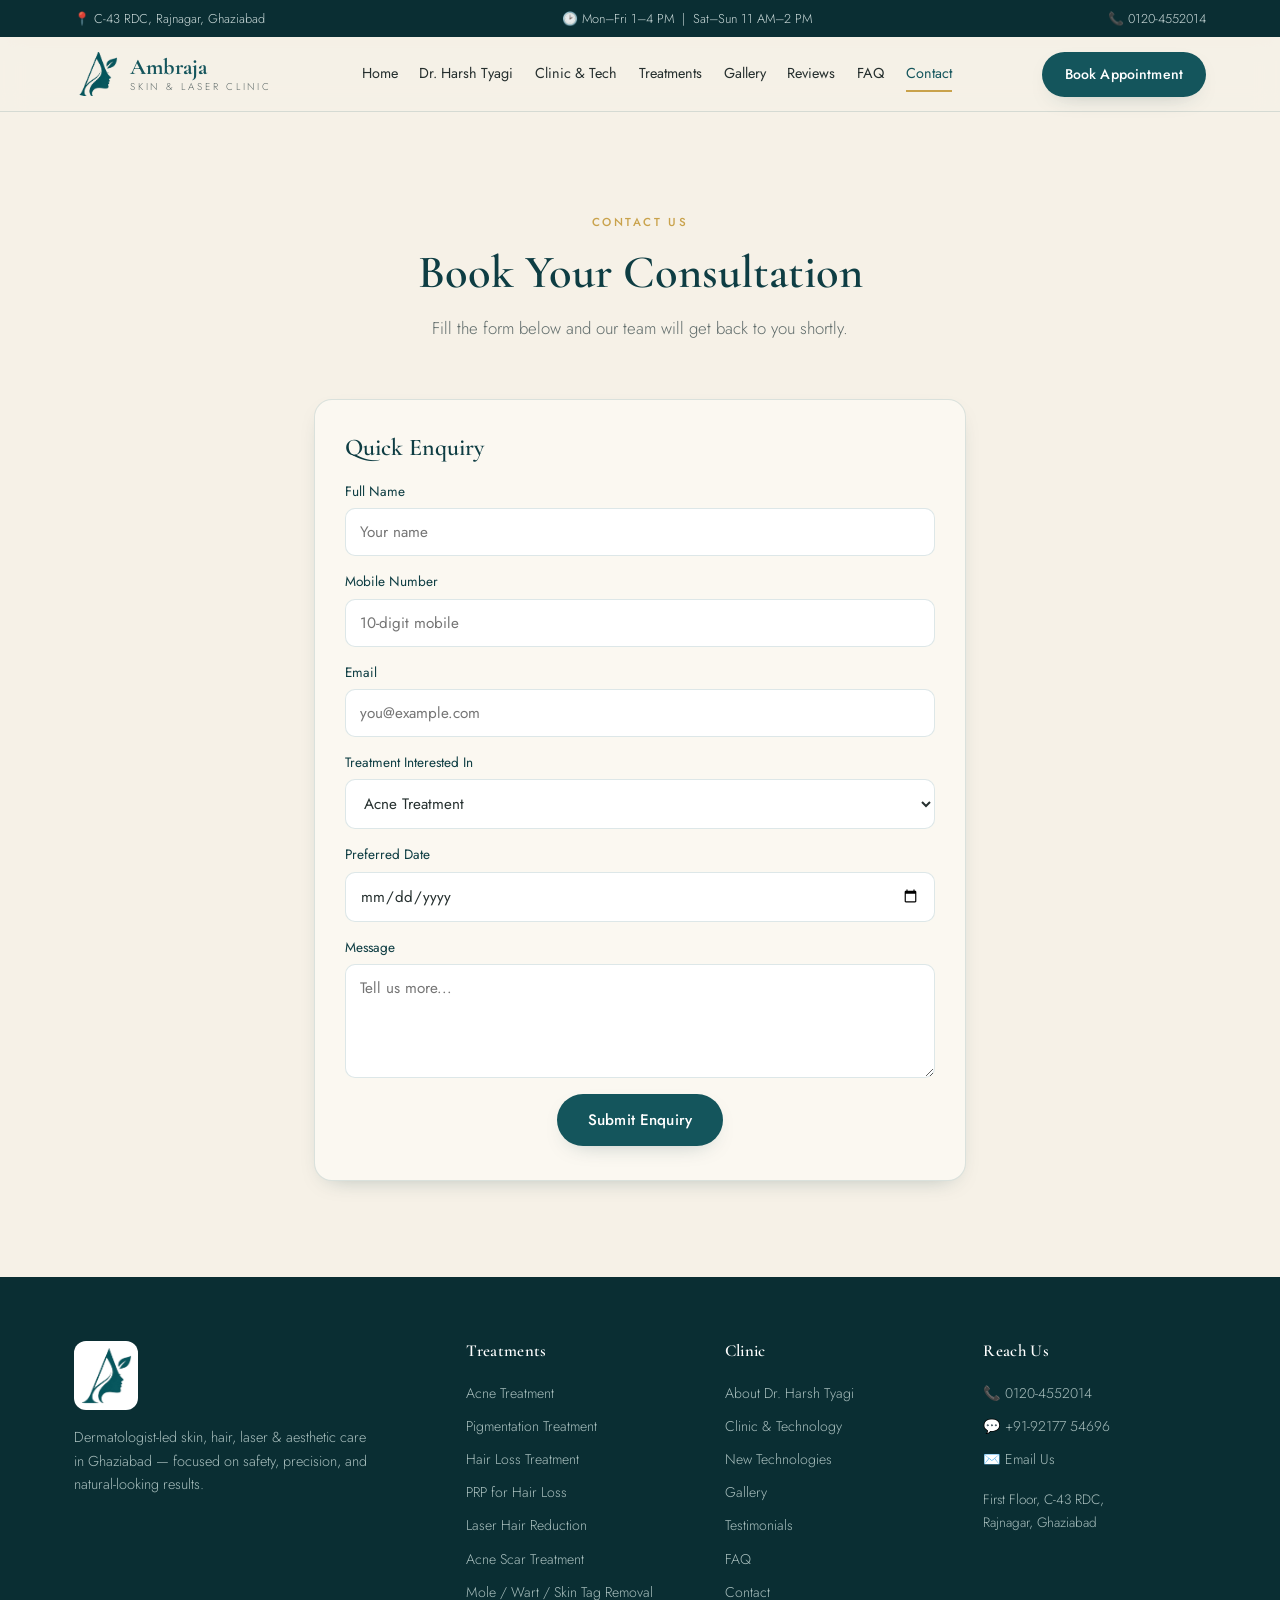
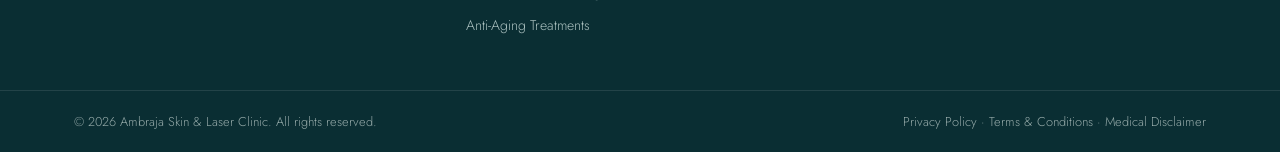
<file: enquiry.html>
<!doctype html>
<html lang="en">
  <head>
    <meta charset="UTF-8" />
    <meta name="viewport" content="width=device-width, initial-scale=1.0" />
    <title>Book Appointment | Ambraja Skin & Laser Clinic</title>
    <link rel="preconnect" href="https://fonts.googleapis.com" />
    <link rel="preconnect" href="https://fonts.gstatic.com" crossorigin />
    <link
      href="https://fonts.googleapis.com/css2?family=Cormorant+Garamond:wght@400;500;600;700&family=Jost:wght@300;400;500;600&display=swap"
      rel="stylesheet"
    />
    <link rel="stylesheet" href="css/style.css" />
  </head>
  <body>

    <!-- ============ TOP BAR ============ -->
    <div class="topbar">
      <div class="container topbar__inner">
        <span class="topbar__item">📍 C-43 RDC, Rajnagar, Ghaziabad</span>
        <span class="topbar__item">🕑 Mon–Fri 1–4 PM &nbsp;|&nbsp; Sat–Sun 11 AM–2 PM</span>
        <a class="topbar__item" href="tel:01204552014">📞 0120-4552014</a>
      </div>
    </div>

    <!-- ============ HEADER ============ -->
    <header class="header" id="header">
      <div class="container header__inner">
        <a href="index.html" class="brand">
          <img src="Public/logo/logo.png" alt="Ambraja Skin &amp; Laser Clinic logo" class="brand__mark" />
          <span class="brand__text">
            <span class="brand__name">Ambraja</span>
            <span class="brand__sub">Skin &amp; Laser Clinic</span>
          </span>
        </a>
        <nav class="nav" id="nav" aria-label="Primary navigation">
          <a href="index.html" class="nav__link">Home</a>
          <a href="doctor.html" class="nav__link">Dr. Harsh Tyagi</a>
          <a href="clinic.html" class="nav__link">Clinic &amp; Tech</a>
          <a href="treatments.html" class="nav__link">Treatments</a>
          <a href="gallery.html" class="nav__link">Gallery</a>
          <a href="reviews.html" class="nav__link">Reviews</a>
          <a href="faq.html" class="nav__link">FAQ</a>
          <a href="contact.html" class="nav__link is-active" aria-current="page">Contact</a>
        </nav>
        <div class="header__cta">
          <a href="enquiry.html" class="btn btn--primary btn--sm">Book Appointment</a>
          <button class="nav-toggle" id="navToggle" aria-label="Open menu" aria-expanded="false">
            <span></span><span></span><span></span>
          </button>
        </div>
      </div>
    </header>

    <section class="section contact" id="enquiry">
      <div class="container" style="max-width: 700px; margin: 0 auto">
        <div class="section__head">
          <span class="eyebrow">Contact Us</span>
          <h2 class="section__title">Book Your Consultation</h2>
          <p class="section__lead">
            Fill the form below and our team will get back to you shortly.
          </p>
        </div>

        <form class="contact__form" id="enquiryForm" novalidate>
          <h3>Quick Enquiry</h3>
          <label
            >Full Name<input
              type="text"
              name="name"
              required
              placeholder="Your name"
          /></label>
          <label
            >Mobile Number<input
              type="tel"
              name="mobile"
              required
              placeholder="10-digit mobile"
          /></label>
          <label
            >Email<input
              type="email"
              name="email"
              placeholder="you@example.com"
          /></label>

          <label
            >Treatment Interested In
            <select name="treatment">
              <option>Acne Treatment</option>
              <option>Pigmentation Treatment</option>
              <option>Hair Loss Treatment</option>
              <option>PRP for Hair Loss</option>
              <option>Laser Hair Reduction</option>
              <option>Acne Scar Treatment</option>
              <option>Mole / Wart / Skin Tag Removal</option>
              <option>Anti-Aging Treatments</option>
            </select>
          </label>

          <label>Preferred Date<input type="date" name="date" /></label>
          <label
            >Message<textarea
              name="message"
              rows="4"
              placeholder="Tell us more..."
            ></textarea>
          </label>

          <div style="text-align: center; margin-top: 16px">
            <button type="submit" class="btn btn--primary">
              Submit Enquiry
            </button>
          </div>
        </form>
      </div>
    </section>

    <!-- ============ FOOTER ============ -->
    <footer class="footer">
      <div class="container footer__inner">
        <div class="footer__brand">
          <img src="Public/logo/logo.png" alt="Ambraja Skin &amp; Laser Clinic" class="footer__logo" />
          <p>Dermatologist-led skin, hair, laser &amp; aesthetic care in Ghaziabad — focused on safety, precision, and natural-looking results.</p>
        </div>
        <div class="footer__col">
          <h4>Treatments</h4>
          <a href="treatments.html">Acne Treatment</a>
          <a href="treatments.html">Pigmentation Treatment</a>
          <a href="treatments.html">Hair Loss Treatment</a>
          <a href="treatments.html">PRP for Hair Loss</a>
          <a href="laser-hair-reduction-ghaziabad.html">Laser Hair Reduction</a>
          <a href="treatments.html">Acne Scar Treatment</a>
          <a href="treatments.html">Mole / Wart / Skin Tag Removal</a>
          <a href="treatments.html">Anti-Aging Treatments</a>
        </div>
        <div class="footer__col">
          <h4>Clinic</h4>
          <a href="doctor.html">About Dr. Harsh Tyagi</a>
          <a href="clinic.html">Clinic &amp; Technology</a>
          <a href="technologies.html">New Technologies</a>
          <a href="gallery.html">Gallery</a>
          <a href="reviews.html">Testimonials</a>
          <a href="faq.html">FAQ</a>
          <a href="contact.html">Contact</a>
        </div>
        <div class="footer__col">
          <h4>Reach Us</h4>
          <a href="tel:01204552014">📞 0120-4552014</a>
          <a href="https://wa.me/919217754696" target="_blank" rel="noopener">💬 +91-92177 54696</a>
          <a href="mailto:drharshtyagiderma@gmail.com">✉️ Email Us</a>
          <p class="footer__addr">First Floor, C-43 RDC,<br />Rajnagar, Ghaziabad</p>
        </div>
      </div>
      <div class="footer__bottom">
        <div class="container footer__bottom-inner">
          <span>© <span id="year"></span> Ambraja Skin &amp; Laser Clinic. All rights reserved.</span>
          <span class="footer__legal"><a href="#">Privacy Policy</a> · <a href="#">Terms &amp; Conditions</a> · <a href="#">Medical Disclaimer</a></span>
        </div>
      </div>
    </footer>

    <div class="mobilebar" aria-label="Quick actions">
      <a href="tel:01204552014" class="mobilebar__btn"><span>📞</span>Call</a>
      <a href="https://wa.me/919217754696" class="mobilebar__btn mobilebar__btn--wa" target="_blank" rel="noopener"><span>💬</span>WhatsApp</a>
      <a href="enquiry.html" class="mobilebar__btn mobilebar__btn--book"><span>📅</span>Book</a>
    </div>

    <script src="js/script.js"></script>

    <!-- ============ MOBILE STICKY BAR ============ -->
    <div class="mobilebar">
      <a href="tel:01204552014" class="mobilebar__btn"><span>📞</span>Call</a>
      <a
        href="https://wa.me/919217754696"
        class="mobilebar__btn mobilebar__btn--wa"
        target="_blank"
        rel="noopener"
        ><span>💬</span>WhatsApp</a
      >
      <a href="#contact" class="mobilebar__btn mobilebar__btn--book"
        ><span>📅</span>Book</a
      >
    </div>

    <script src="js/script.js"></script>
  </body>
</html>
</file>
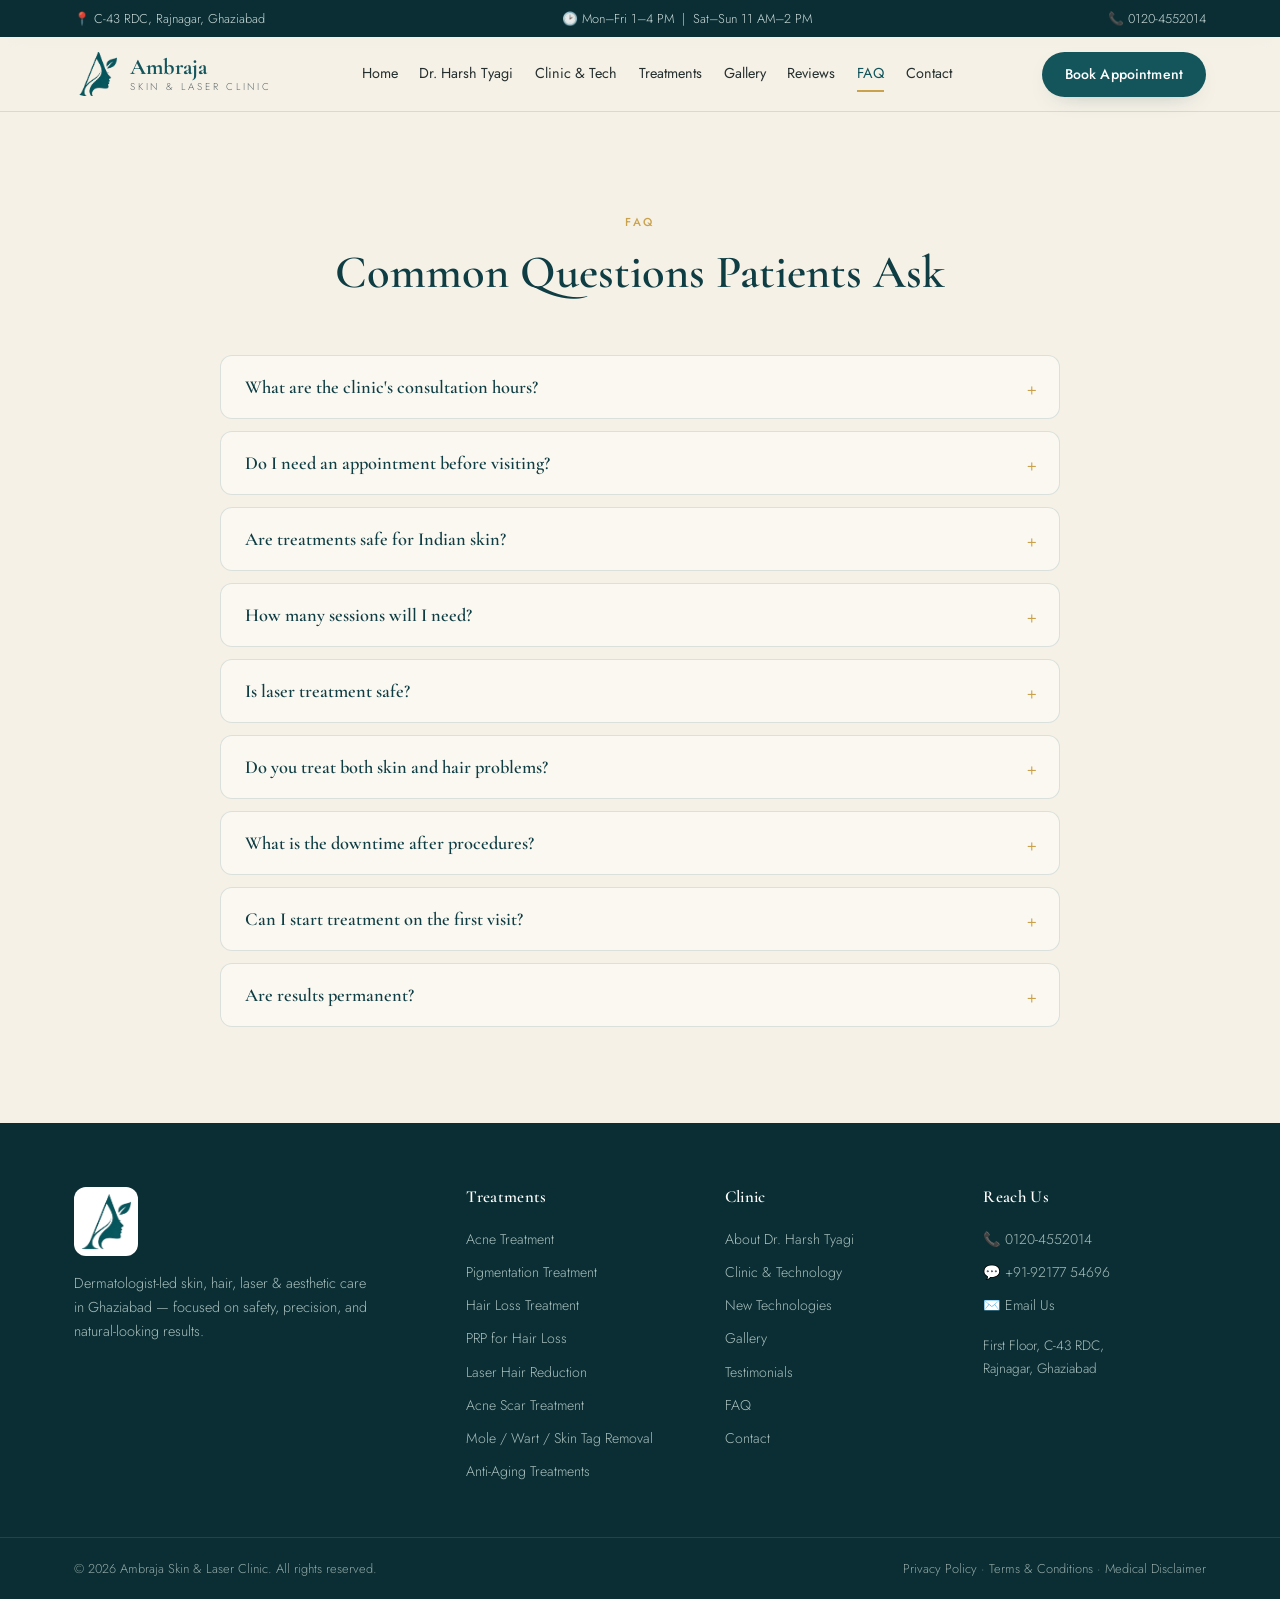
<file: faq.html>
<!doctype html>
<html lang="en">
  <head>
    <meta charset="UTF-8" />
    <meta name="viewport" content="width=device-width, initial-scale=1.0" />
    <title>FAQ | Ambraja Skin & Laser Clinic, Ghaziabad</title>
    <meta
      name="description"
      content="Common questions patients ask about Ambraja Skin & Laser Clinic, Ghaziabad — consultation hours, appointments, safety, sessions, and downtime."
    />
    <link rel="preconnect" href="https://fonts.googleapis.com" />
    <link rel="preconnect" href="https://fonts.gstatic.com" crossorigin />
    <link
      href="https://fonts.googleapis.com/css2?family=Cormorant+Garamond:wght@500;600;700&family=Jost:wght@300;400;500;600&display=swap"
      rel="stylesheet"
    />
    <link rel="stylesheet" href="css/style.css" />
  </head>
  <body>

    <!-- ============ TOP BAR ============ -->
    <div class="topbar">
      <div class="container topbar__inner">
        <span class="topbar__item">📍 C-43 RDC, Rajnagar, Ghaziabad</span>
        <span class="topbar__item">🕑 Mon–Fri 1–4 PM &nbsp;|&nbsp; Sat–Sun 11 AM–2 PM</span>
        <a class="topbar__item" href="tel:01204552014">📞 0120-4552014</a>
      </div>
    </div>

    <!-- ============ HEADER ============ -->
    <header class="header" id="header">
      <div class="container header__inner">
        <a href="index.html" class="brand">
          <img src="Public/logo/logo.png" alt="Ambraja Skin &amp; Laser Clinic logo" class="brand__mark" />
          <span class="brand__text">
            <span class="brand__name">Ambraja</span>
            <span class="brand__sub">Skin &amp; Laser Clinic</span>
          </span>
        </a>
        <nav class="nav" id="nav" aria-label="Primary navigation">
          <a href="index.html" class="nav__link">Home</a>
          <a href="doctor.html" class="nav__link">Dr. Harsh Tyagi</a>
          <a href="clinic.html" class="nav__link">Clinic &amp; Tech</a>
          <a href="treatments.html" class="nav__link">Treatments</a>
          <a href="gallery.html" class="nav__link">Gallery</a>
          <a href="reviews.html" class="nav__link">Reviews</a>
          <a href="faq.html" class="nav__link is-active" aria-current="page">FAQ</a>
          <a href="contact.html" class="nav__link">Contact</a>
        </nav>
        <div class="header__cta">
          <a href="enquiry.html" class="btn btn--primary btn--sm">Book Appointment</a>
          <button class="nav-toggle" id="navToggle" aria-label="Open menu" aria-expanded="false">
            <span></span><span></span><span></span>
          </button>
        </div>
      </div>
    </header>

    <main>
      <!-- ============ FAQ ============ -->
      <section class="section">
        <div class="container">
          <div class="section__head">
            <span class="eyebrow">FAQ</span>
            <h1 class="section__title">Common Questions Patients Ask</h1>
          </div>

          <div class="faq__inner">
            <div class="accordion">
              <div class="acc">
                <button class="acc__q">
                  What are the clinic's consultation hours?
                </button>
                <div class="acc__a">
                  <p>
                    The clinic is open Monday–Friday, 1 PM to 4 PM, and
                    Saturday–Sunday, 11 AM to 2 PM. Timings can vary around
                    holidays, so it's best to confirm by phone or WhatsApp
                    before visiting.
                  </p>
                </div>
              </div>

              <div class="acc">
                <button class="acc__q">
                  Do I need an appointment before visiting?
                </button>
                <div class="acc__a">
                  <p>
                    Yes, appointments are recommended. Dr. Tyagi sees patients
                    by consultation slot so that each visit gets proper time —
                    walk-ins may face longer waits or need to be rescheduled.
                  </p>
                </div>
              </div>

              <div class="acc">
                <button class="acc__q">
                  Are treatments safe for Indian skin?
                </button>
                <div class="acc__a">
                  <p>
                    All devices and protocols at Ambraja are selected with
                    Indian skin types in mind, using conservative, pigment-aware
                    settings rather than aggressive one-protocol-fits-all
                    treatment. Every parameter is set individually after
                    assessment.
                  </p>
                </div>
              </div>

              <div class="acc">
                <button class="acc__q">How many sessions will I need?</button>
                <div class="acc__a">
                  <p>
                    This depends entirely on the concern being treated — some
                    issues respond in a single session, while others (like
                    pigmentation, scarring, or hair reduction) need a planned
                    course. An exact session count is given only after your
                    consultation.
                  </p>
                </div>
              </div>

              <div class="acc">
                <button class="acc__q">Is laser treatment safe?</button>
                <div class="acc__a">
                  <p>
                    Yes, when performed under dermatologist supervision with
                    parameters matched to your skin type and concern. Every
                    laser session at Ambraja follows an assessment — settings
                    are never run on a fixed, generic programme.
                  </p>
                </div>
              </div>

              <div class="acc">
                <button class="acc__q">
                  Do you treat both skin and hair problems?
                </button>
                <div class="acc__a">
                  <p>
                    Yes. The clinic covers a full range of skin concerns — acne,
                    pigmentation, scarring, anti-aging — as well as hair and
                    scalp concerns including hair fall, thinning, and PRP
                    therapy.
                  </p>
                </div>
              </div>

              <div class="acc">
                <button class="acc__q">
                  What is the downtime after procedures?
                </button>
                <div class="acc__a">
                  <p>
                    Downtime varies by procedure — many treatments involve
                    little to no downtime, while some resurfacing or ablative
                    procedures may need a few days of recovery. This is
                    discussed in detail during your consultation before any
                    treatment begins.
                  </p>
                </div>
              </div>

              <div class="acc">
                <button class="acc__q">
                  Can I start treatment on the first visit?
                </button>
                <div class="acc__a">
                  <p>
                    Sometimes, yes — for straightforward concerns, treatment may
                    begin the same day after assessment. For more complex cases,
                    Dr. Tyagi may recommend tests or a follow-up visit before
                    starting.
                  </p>
                </div>
              </div>

              <div class="acc">
                <button class="acc__q">Are results permanent?</button>
                <div class="acc__a">
                  <p>
                    Results depend on the treatment and the condition being
                    treated. Some outcomes are long-lasting with proper
                    maintenance, while others (like hair reduction or
                    pigmentation) may need periodic touch-up sessions. Realistic
                    expectations are always set upfront.
                  </p>
                </div>
              </div>
            </div>
          </div>
        </div>
      </section>
    </main>

    <!-- ============ FOOTER ============ -->
    <footer class="footer">
      <div class="container footer__inner">
        <div class="footer__brand">
          <img src="Public/logo/logo.png" alt="Ambraja Skin &amp; Laser Clinic" class="footer__logo" />
          <p>Dermatologist-led skin, hair, laser &amp; aesthetic care in Ghaziabad — focused on safety, precision, and natural-looking results.</p>
        </div>
        <div class="footer__col">
          <h4>Treatments</h4>
          <a href="treatments.html">Acne Treatment</a>
          <a href="treatments.html">Pigmentation Treatment</a>
          <a href="treatments.html">Hair Loss Treatment</a>
          <a href="treatments.html">PRP for Hair Loss</a>
          <a href="laser-hair-reduction-ghaziabad.html">Laser Hair Reduction</a>
          <a href="treatments.html">Acne Scar Treatment</a>
          <a href="treatments.html">Mole / Wart / Skin Tag Removal</a>
          <a href="treatments.html">Anti-Aging Treatments</a>
        </div>
        <div class="footer__col">
          <h4>Clinic</h4>
          <a href="doctor.html">About Dr. Harsh Tyagi</a>
          <a href="clinic.html">Clinic &amp; Technology</a>
          <a href="technologies.html">New Technologies</a>
          <a href="gallery.html">Gallery</a>
          <a href="reviews.html">Testimonials</a>
          <a href="faq.html">FAQ</a>
          <a href="contact.html">Contact</a>
        </div>
        <div class="footer__col">
          <h4>Reach Us</h4>
          <a href="tel:01204552014">📞 0120-4552014</a>
          <a href="https://wa.me/919217754696" target="_blank" rel="noopener">💬 +91-92177 54696</a>
          <a href="mailto:drharshtyagiderma@gmail.com">✉️ Email Us</a>
          <p class="footer__addr">First Floor, C-43 RDC,<br />Rajnagar, Ghaziabad</p>
        </div>
      </div>
      <div class="footer__bottom">
        <div class="container footer__bottom-inner">
          <span>© <span id="year"></span> Ambraja Skin &amp; Laser Clinic. All rights reserved.</span>
          <span class="footer__legal"><a href="#">Privacy Policy</a> · <a href="#">Terms &amp; Conditions</a> · <a href="#">Medical Disclaimer</a></span>
        </div>
      </div>
    </footer>

    <div class="mobilebar" aria-label="Quick actions">
      <a href="tel:01204552014" class="mobilebar__btn"><span>📞</span>Call</a>
      <a href="https://wa.me/919217754696" class="mobilebar__btn mobilebar__btn--wa" target="_blank" rel="noopener"><span>💬</span>WhatsApp</a>
      <a href="enquiry.html" class="mobilebar__btn mobilebar__btn--book"><span>📅</span>Book</a>
    </div>

    <script src="js/script.js"></script>

    <script>
      document.getElementById("year").textContent = new Date().getFullYear();

      const navToggle = document.getElementById("navToggle");
      const nav = document.getElementById("nav");
      if (navToggle && nav) {
        navToggle.addEventListener("click", () => nav.classList.toggle("open"));
      }

      window.addEventListener("scroll", () => {
        document
          .getElementById("header")
          .classList.toggle("scrolled", window.scrollY > 10);
      });

      // Accordion open/close
      document.querySelectorAll(".acc").forEach((acc) => {
        const q = acc.querySelector(".acc__q");
        const a = acc.querySelector(".acc__a");
        q.addEventListener("click", () => {
          const isOpen = acc.classList.contains("open");
          document.querySelectorAll(".acc").forEach((other) => {
            other.classList.remove("open");
            other.querySelector(".acc__a").style.maxHeight = null;
          });
          if (!isOpen) {
            acc.classList.add("open");
            a.style.maxHeight = a.scrollHeight + "px";
          }
        });
      });
    </script>
  </body>
</html>
</file>
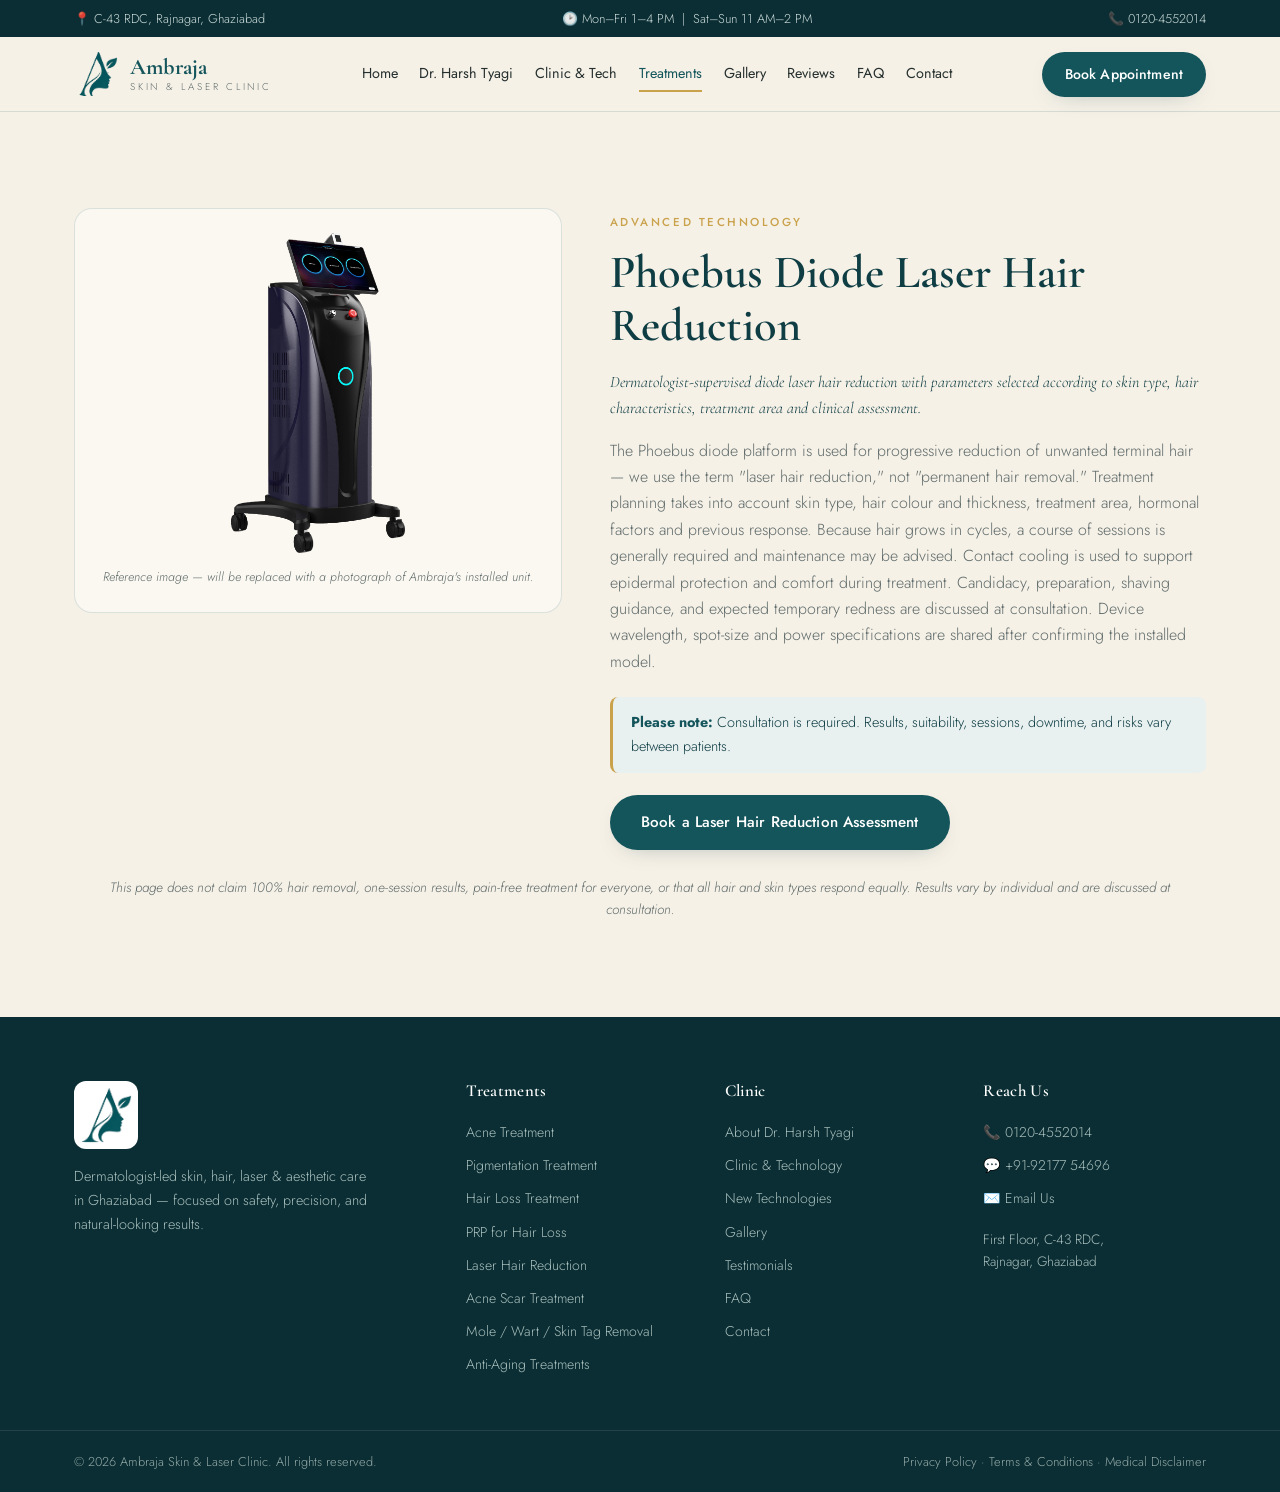
<file: laser-hair-reduction-ghaziabad.html>
<!doctype html>
<html lang="en">
  <head>
    <meta charset="UTF-8" />
    <meta name="viewport" content="width=device-width, initial-scale=1.0" />
    <title>Laser Hair Reduction in Ghaziabad — Phoebus Diode Laser | Ambraja Skin &amp; Laser Clinic</title>
    <meta name="description" content="Phoebus diode laser hair reduction at Ambraja Skin &amp; Laser Clinic, Ghaziabad — dermatologist-supervised, parameters selected by skin type and treatment area." />
    <link rel="icon" type="image/jpeg" href="Public/logo/logo.png" />
    <link rel="canonical" href="https://www.ambrajaskinclinic.com/laser-hair-reduction-ghaziabad.html" />
    <link rel="preconnect" href="https://fonts.googleapis.com" />
    <link rel="preconnect" href="https://fonts.gstatic.com" crossorigin />
    <link
      href="https://fonts.googleapis.com/css2?family=Cormorant+Garamond:wght@400;500;600;700&family=Jost:wght@300;400;500;600&display=swap"
      rel="stylesheet"
    />
    <link rel="stylesheet" href="css/style.css" />
  </head>

  <body>

    <!-- ============ TOP BAR ============ -->
    <div class="topbar">
      <div class="container topbar__inner">
        <span class="topbar__item">📍 C-43 RDC, Rajnagar, Ghaziabad</span>
        <span class="topbar__item">🕑 Mon–Fri 1–4 PM &nbsp;|&nbsp; Sat–Sun 11 AM–2 PM</span>
        <a class="topbar__item" href="tel:01204552014">📞 0120-4552014</a>
      </div>
    </div>

    <!-- ============ HEADER ============ -->
    <header class="header" id="header">
      <div class="container header__inner">
        <a href="index.html" class="brand">
          <img src="Public/logo/logo.png" alt="Ambraja Skin &amp; Laser Clinic logo" class="brand__mark" />
          <span class="brand__text">
            <span class="brand__name">Ambraja</span>
            <span class="brand__sub">Skin &amp; Laser Clinic</span>
          </span>
        </a>
        <nav class="nav" id="nav" aria-label="Primary navigation">
          <a href="index.html" class="nav__link">Home</a>
          <a href="doctor.html" class="nav__link">Dr. Harsh Tyagi</a>
          <a href="clinic.html" class="nav__link">Clinic &amp; Tech</a>
          <a href="treatments.html" class="nav__link is-active" aria-current="page">Treatments</a>
          <a href="gallery.html" class="nav__link">Gallery</a>
          <a href="reviews.html" class="nav__link">Reviews</a>
          <a href="faq.html" class="nav__link">FAQ</a>
          <a href="contact.html" class="nav__link">Contact</a>
        </nav>
        <div class="header__cta">
          <a href="enquiry.html" class="btn btn--primary btn--sm">Book Appointment</a>
          <button class="nav-toggle" id="navToggle" aria-label="Open menu" aria-expanded="false">
            <span></span><span></span><span></span>
          </button>
        </div>
      </div>
    </header>

    <!-- ============ TECH DETAIL ============ -->
    <section class="section techdetail">
      <div class="container techdetail__inner">
        <div class="techdetail__media">
          <img src="Public/tech/phoebus-diode-laser.png" alt="Phoebus diode laser hair-reduction platform" />
          <p class="techdetail__imgnote">Reference image — will be replaced with a photograph of Ambraja's installed unit.</p>
        </div>
        <div class="techdetail__body">
          <span class="eyebrow">Advanced Technology</span>
          <h1 class="section__title">Phoebus Diode Laser Hair Reduction</h1>
          <p class="techdetail__lead">Dermatologist-supervised diode laser hair reduction with parameters selected according to skin type, hair characteristics, treatment area and clinical assessment.</p>
          <p>The Phoebus diode platform is used for progressive reduction of unwanted terminal hair — we use the term "laser hair reduction," not "permanent hair removal." Treatment planning takes into account skin type, hair colour and thickness, treatment area, hormonal factors and previous response. Because hair grows in cycles, a course of sessions is generally required and maintenance may be advised. Contact cooling is used to support epidermal protection and comfort during treatment. Candidacy, preparation, shaving guidance, and expected temporary redness are discussed at consultation. Device wavelength, spot-size and power specifications are shared after confirming the installed model.</p>
          <div class="techdetail__note">
            <strong>Please note:</strong> Consultation is required. Results,
            suitability, sessions, downtime, and risks vary between patients.
          </div>
          <a href="index.html#contact" class="btn btn--primary">Book a Laser Hair Reduction Assessment</a>
        </div>
      </div>
      <div class="container">
        <p class="disclaimer">This page does not claim 100% hair removal, one-session results, pain-free treatment for everyone, or that all hair and skin types respond equally. Results vary by individual and are discussed at consultation.</p>
      </div>
    </section>

    <!-- ============ FOOTER ============ -->
    <footer class="footer">
      <div class="container footer__inner">
        <div class="footer__brand">
          <img src="Public/logo/logo.png" alt="Ambraja Skin &amp; Laser Clinic" class="footer__logo" />
          <p>Dermatologist-led skin, hair, laser &amp; aesthetic care in Ghaziabad — focused on safety, precision, and natural-looking results.</p>
        </div>
        <div class="footer__col">
          <h4>Treatments</h4>
          <a href="treatments.html">Acne Treatment</a>
          <a href="treatments.html">Pigmentation Treatment</a>
          <a href="treatments.html">Hair Loss Treatment</a>
          <a href="treatments.html">PRP for Hair Loss</a>
          <a href="laser-hair-reduction-ghaziabad.html">Laser Hair Reduction</a>
          <a href="treatments.html">Acne Scar Treatment</a>
          <a href="treatments.html">Mole / Wart / Skin Tag Removal</a>
          <a href="treatments.html">Anti-Aging Treatments</a>
        </div>
        <div class="footer__col">
          <h4>Clinic</h4>
          <a href="doctor.html">About Dr. Harsh Tyagi</a>
          <a href="clinic.html">Clinic &amp; Technology</a>
          <a href="technologies.html">New Technologies</a>
          <a href="gallery.html">Gallery</a>
          <a href="reviews.html">Testimonials</a>
          <a href="faq.html">FAQ</a>
          <a href="contact.html">Contact</a>
        </div>
        <div class="footer__col">
          <h4>Reach Us</h4>
          <a href="tel:01204552014">📞 0120-4552014</a>
          <a href="https://wa.me/919217754696" target="_blank" rel="noopener">💬 +91-92177 54696</a>
          <a href="mailto:drharshtyagiderma@gmail.com">✉️ Email Us</a>
          <p class="footer__addr">First Floor, C-43 RDC,<br />Rajnagar, Ghaziabad</p>
        </div>
      </div>
      <div class="footer__bottom">
        <div class="container footer__bottom-inner">
          <span>© <span id="year"></span> Ambraja Skin &amp; Laser Clinic. All rights reserved.</span>
          <span class="footer__legal"><a href="#">Privacy Policy</a> · <a href="#">Terms &amp; Conditions</a> · <a href="#">Medical Disclaimer</a></span>
        </div>
      </div>
    </footer>

    <div class="mobilebar" aria-label="Quick actions">
      <a href="tel:01204552014" class="mobilebar__btn"><span>📞</span>Call</a>
      <a href="https://wa.me/919217754696" class="mobilebar__btn mobilebar__btn--wa" target="_blank" rel="noopener"><span>💬</span>WhatsApp</a>
      <a href="enquiry.html" class="mobilebar__btn mobilebar__btn--book"><span>📅</span>Book</a>
    </div>

    <script src="js/script.js"></script>

    <!-- ============ MOBILE STICKY BAR ============ -->
    <div class="mobilebar">
      <a href="tel:01204552014" class="mobilebar__btn"><span>📞</span>Call</a>
      <a
        href="https://wa.me/919217754696"
        class="mobilebar__btn mobilebar__btn--wa"
        target="_blank"
        rel="noopener"
        ><span>💬</span>WhatsApp</a
      >
      <a href="index.html#contact" class="mobilebar__btn mobilebar__btn--book"
        ><span>📅</span>Book</a
      >
    </div>

    <script src="js/script.js"></script>
  </body>
</html>
</file>
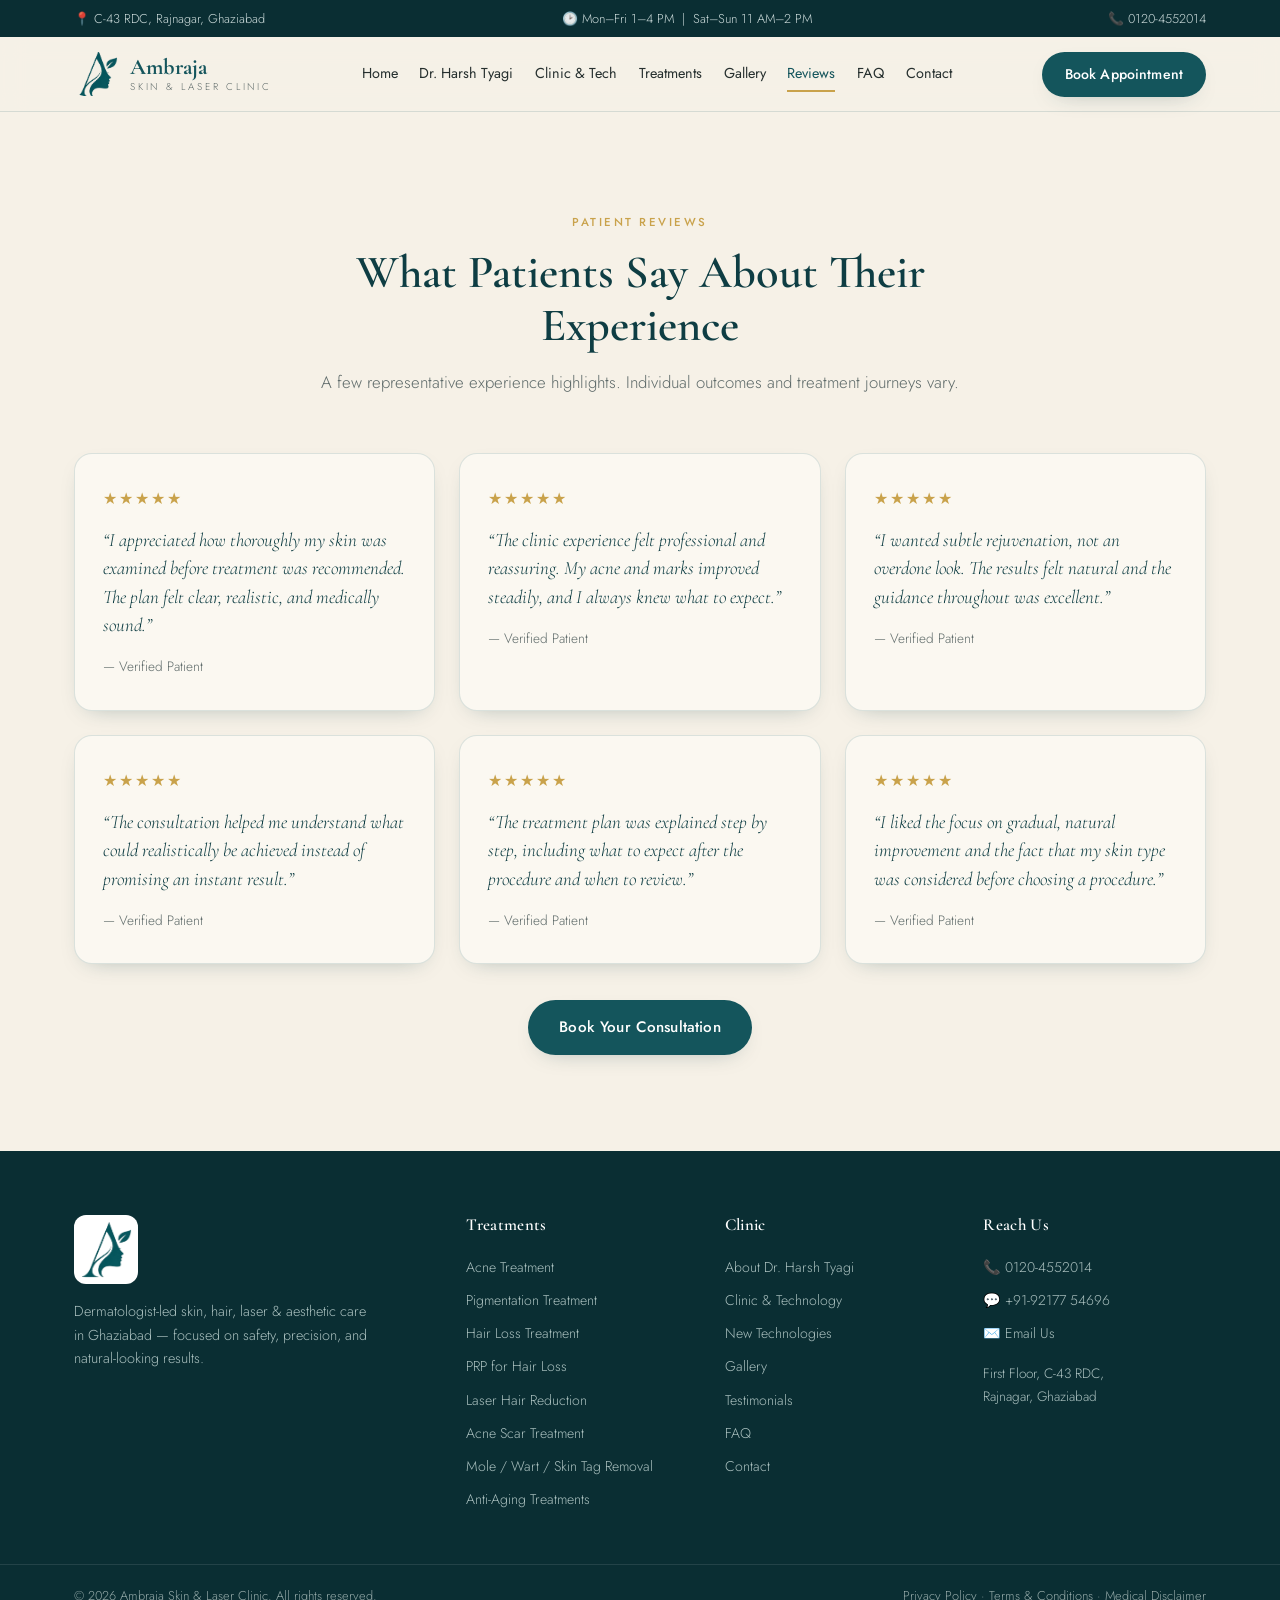
<file: reviews.html>
<!doctype html><html lang="en"><head><meta charset="UTF-8"><meta name="viewport" content="width=device-width, initial-scale=1.0"><title>Patient Reviews | Ambraja Skin &amp; Laser Clinic, Ghaziabad</title><meta name="description" content="Patient experience highlights and reviews for Ambraja Skin &amp; Laser Clinic, Ghaziabad."><link rel="preconnect" href="https://fonts.googleapis.com"><link rel="preconnect" href="https://fonts.gstatic.com" crossorigin><link href="https://fonts.googleapis.com/css2?family=Cormorant+Garamond:wght@400;500;600;700&amp;family=Jost:wght@300;400;500;600&amp;display=swap" rel="stylesheet"><link rel="stylesheet" href="css/style.css"></head><body>    <!-- ============ TOP BAR ============ -->
    <div class="topbar">
      <div class="container topbar__inner">
        <span class="topbar__item">📍 C-43 RDC, Rajnagar, Ghaziabad</span>
        <span class="topbar__item">🕑 Mon–Fri 1–4 PM &nbsp;|&nbsp; Sat–Sun 11 AM–2 PM</span>
        <a class="topbar__item" href="tel:01204552014">📞 0120-4552014</a>
      </div>
    </div>

    <!-- ============ HEADER ============ -->
    <header class="header" id="header">
      <div class="container header__inner">
        <a href="index.html" class="brand">
          <img src="Public/logo/logo.png" alt="Ambraja Skin &amp; Laser Clinic logo" class="brand__mark" />
          <span class="brand__text">
            <span class="brand__name">Ambraja</span>
            <span class="brand__sub">Skin &amp; Laser Clinic</span>
          </span>
        </a>
        <nav class="nav" id="nav" aria-label="Primary navigation">
          <a href="index.html" class="nav__link">Home</a>
          <a href="doctor.html" class="nav__link">Dr. Harsh Tyagi</a>
          <a href="clinic.html" class="nav__link">Clinic &amp; Tech</a>
          <a href="treatments.html" class="nav__link">Treatments</a>
          <a href="gallery.html" class="nav__link">Gallery</a>
          <a href="reviews.html" class="nav__link is-active" aria-current="page">Reviews</a>
          <a href="faq.html" class="nav__link">FAQ</a>
          <a href="contact.html" class="nav__link">Contact</a>
        </nav>
        <div class="header__cta">
          <a href="enquiry.html" class="btn btn--primary btn--sm">Book Appointment</a>
          <button class="nav-toggle" id="navToggle" aria-label="Open menu" aria-expanded="false">
            <span></span><span></span><span></span>
          </button>
        </div>
      </div>
    </header><main><section class="section"><div class="container"><div class="section__head"><span class="eyebrow">Patient Reviews</span><h1 class="section__title">What Patients Say About Their Experience</h1><p class="section__lead">A few representative experience highlights. Individual outcomes and treatment journeys vary.</p></div><div class="grid grid--3"><blockquote class="quote"><div class="stars">★★★★★</div><p>“I appreciated how thoroughly my skin was examined before treatment was recommended. The plan felt clear, realistic, and medically sound.”</p><cite>— Verified Patient</cite></blockquote><blockquote class="quote"><div class="stars">★★★★★</div><p>“The clinic experience felt professional and reassuring. My acne and marks improved steadily, and I always knew what to expect.”</p><cite>— Verified Patient</cite></blockquote><blockquote class="quote"><div class="stars">★★★★★</div><p>“I wanted subtle rejuvenation, not an overdone look. The results felt natural and the guidance throughout was excellent.”</p><cite>— Verified Patient</cite></blockquote><blockquote class="quote"><div class="stars">★★★★★</div><p>“The consultation helped me understand what could realistically be achieved instead of promising an instant result.”</p><cite>— Verified Patient</cite></blockquote><blockquote class="quote"><div class="stars">★★★★★</div><p>“The treatment plan was explained step by step, including what to expect after the procedure and when to review.”</p><cite>— Verified Patient</cite></blockquote><blockquote class="quote"><div class="stars">★★★★★</div><p>“I liked the focus on gradual, natural improvement and the fact that my skin type was considered before choosing a procedure.”</p><cite>— Verified Patient</cite></blockquote></div><div class="center"><a href="enquiry.html" class="btn btn--primary">Book Your Consultation</a></div></div></section></main>    <!-- ============ FOOTER ============ -->
    <footer class="footer">
      <div class="container footer__inner">
        <div class="footer__brand">
          <img src="Public/logo/logo.png" alt="Ambraja Skin &amp; Laser Clinic" class="footer__logo" />
          <p>Dermatologist-led skin, hair, laser &amp; aesthetic care in Ghaziabad — focused on safety, precision, and natural-looking results.</p>
        </div>
        <div class="footer__col">
          <h4>Treatments</h4>
          <a href="treatments.html">Acne Treatment</a>
          <a href="treatments.html">Pigmentation Treatment</a>
          <a href="treatments.html">Hair Loss Treatment</a>
          <a href="treatments.html">PRP for Hair Loss</a>
          <a href="laser-hair-reduction-ghaziabad.html">Laser Hair Reduction</a>
          <a href="treatments.html">Acne Scar Treatment</a>
          <a href="treatments.html">Mole / Wart / Skin Tag Removal</a>
          <a href="treatments.html">Anti-Aging Treatments</a>
        </div>
        <div class="footer__col">
          <h4>Clinic</h4>
          <a href="doctor.html">About Dr. Harsh Tyagi</a>
          <a href="clinic.html">Clinic &amp; Technology</a>
          <a href="technologies.html">New Technologies</a>
          <a href="gallery.html">Gallery</a>
          <a href="reviews.html">Testimonials</a>
          <a href="faq.html">FAQ</a>
          <a href="contact.html">Contact</a>
        </div>
        <div class="footer__col">
          <h4>Reach Us</h4>
          <a href="tel:01204552014">📞 0120-4552014</a>
          <a href="https://wa.me/919217754696" target="_blank" rel="noopener">💬 +91-92177 54696</a>
          <a href="mailto:drharshtyagiderma@gmail.com">✉️ Email Us</a>
          <p class="footer__addr">First Floor, C-43 RDC,<br />Rajnagar, Ghaziabad</p>
        </div>
      </div>
      <div class="footer__bottom">
        <div class="container footer__bottom-inner">
          <span>© <span id="year"></span> Ambraja Skin &amp; Laser Clinic. All rights reserved.</span>
          <span class="footer__legal"><a href="#">Privacy Policy</a> · <a href="#">Terms &amp; Conditions</a> · <a href="#">Medical Disclaimer</a></span>
        </div>
      </div>
    </footer>

    <div class="mobilebar" aria-label="Quick actions">
      <a href="tel:01204552014" class="mobilebar__btn"><span>📞</span>Call</a>
      <a href="https://wa.me/919217754696" class="mobilebar__btn mobilebar__btn--wa" target="_blank" rel="noopener"><span>💬</span>WhatsApp</a>
      <a href="enquiry.html" class="mobilebar__btn mobilebar__btn--book"><span>📅</span>Book</a>
    </div>

    <script src="js/script.js"></script></body></html>
</file>
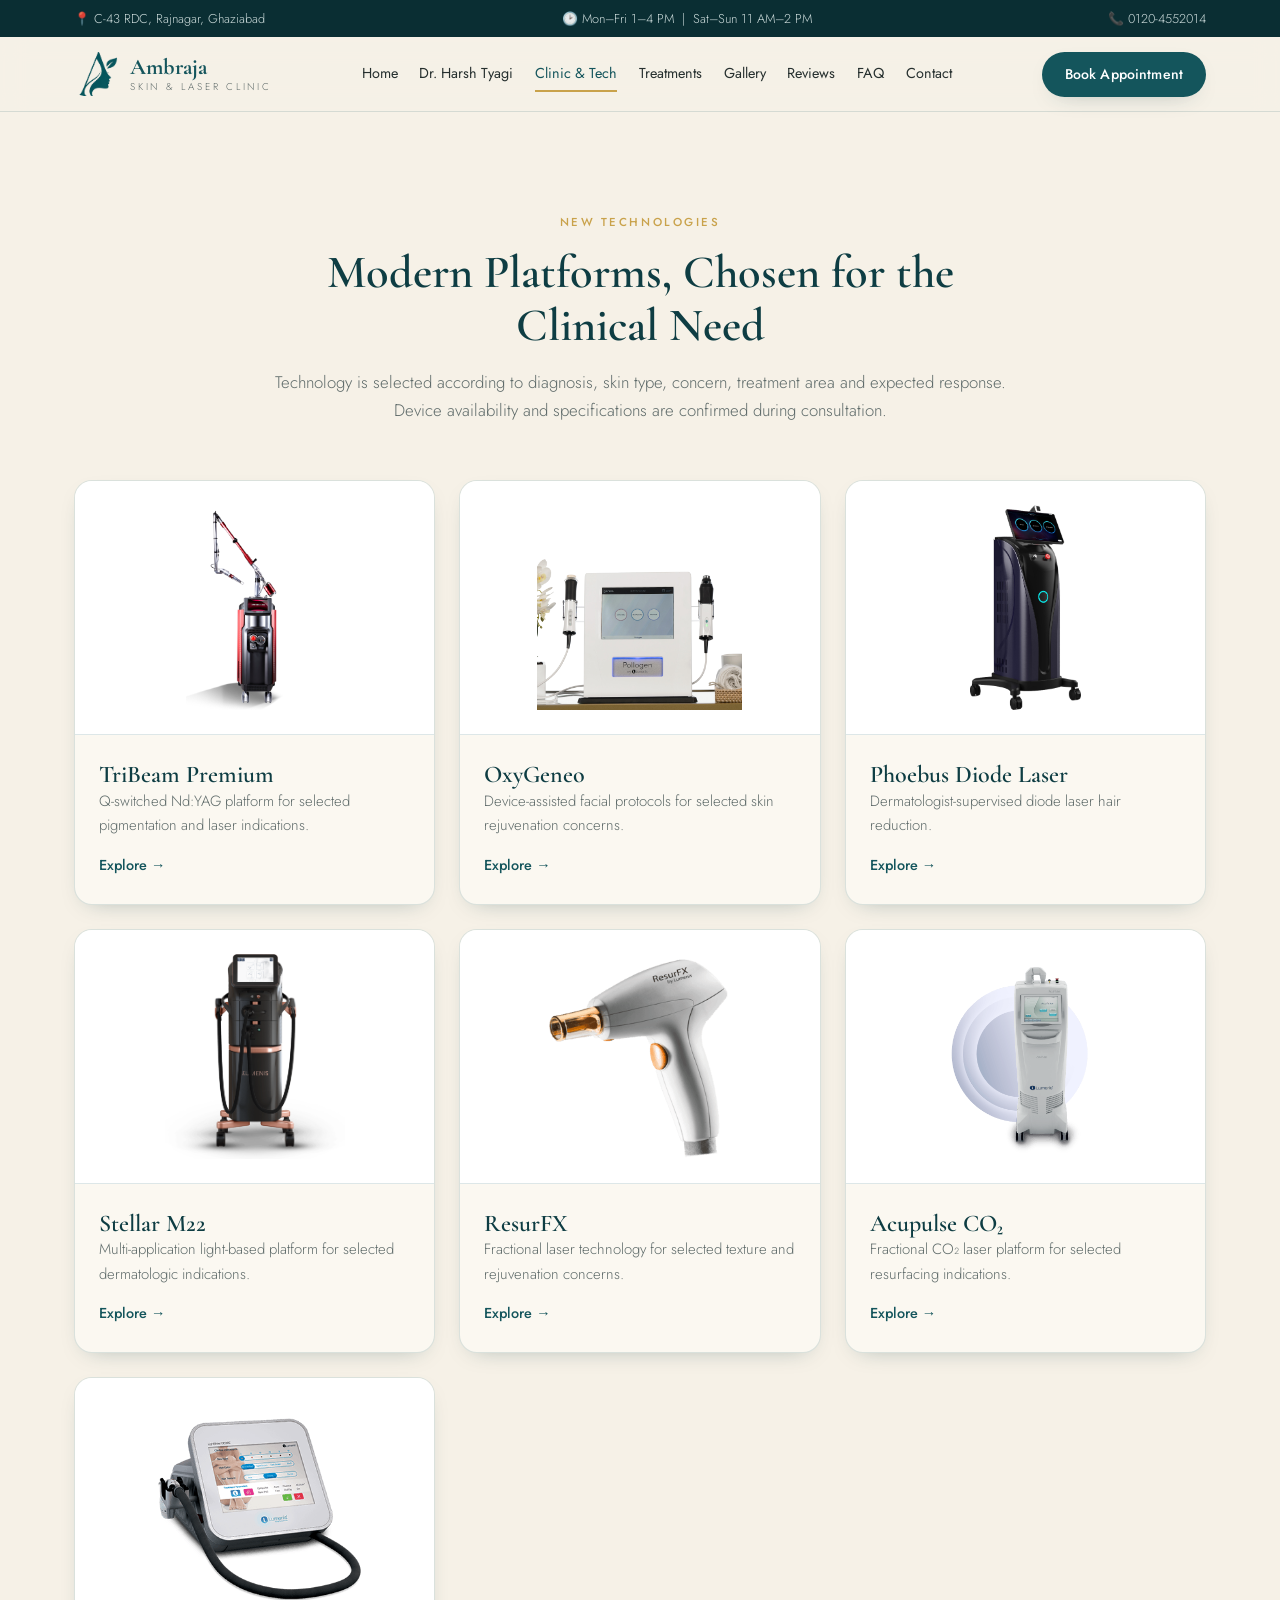
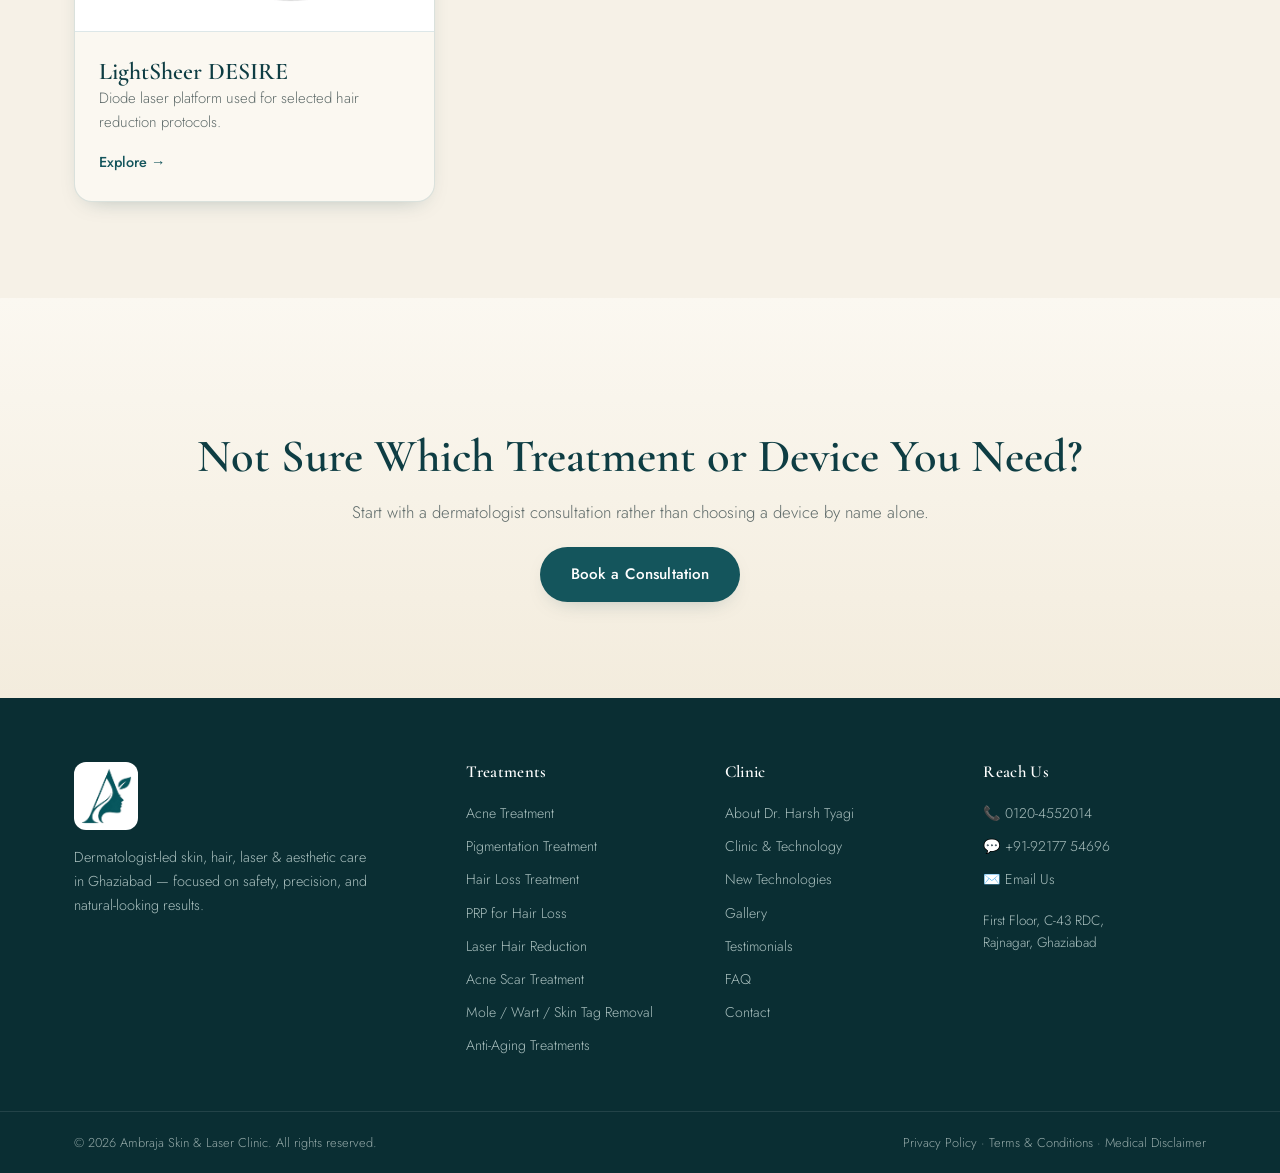
<file: technologies.html>
<!doctype html><html lang="en"><head><meta charset="UTF-8"><meta name="viewport" content="width=device-width, initial-scale=1.0"><title>Technologies | Ambraja Skin &amp; Laser Clinic, Ghaziabad</title><meta name="description" content="Selected dermatology, laser and skin technology platforms used at Ambraja Skin &amp; Laser Clinic, Ghaziabad."><link rel="preconnect" href="https://fonts.googleapis.com"><link rel="preconnect" href="https://fonts.gstatic.com" crossorigin><link href="https://fonts.googleapis.com/css2?family=Cormorant+Garamond:wght@400;500;600;700&amp;family=Jost:wght@300;400;500;600&amp;display=swap" rel="stylesheet"><link rel="stylesheet" href="css/style.css"></head><body>    <!-- ============ TOP BAR ============ -->
    <div class="topbar">
      <div class="container topbar__inner">
        <span class="topbar__item">📍 C-43 RDC, Rajnagar, Ghaziabad</span>
        <span class="topbar__item">🕑 Mon–Fri 1–4 PM &nbsp;|&nbsp; Sat–Sun 11 AM–2 PM</span>
        <a class="topbar__item" href="tel:01204552014">📞 0120-4552014</a>
      </div>
    </div>

    <!-- ============ HEADER ============ -->
    <header class="header" id="header">
      <div class="container header__inner">
        <a href="index.html" class="brand">
          <img src="Public/logo/logo.png" alt="Ambraja Skin &amp; Laser Clinic logo" class="brand__mark" />
          <span class="brand__text">
            <span class="brand__name">Ambraja</span>
            <span class="brand__sub">Skin &amp; Laser Clinic</span>
          </span>
        </a>
        <nav class="nav" id="nav" aria-label="Primary navigation">
          <a href="index.html" class="nav__link">Home</a>
          <a href="doctor.html" class="nav__link">Dr. Harsh Tyagi</a>
          <a href="clinic.html" class="nav__link is-active" aria-current="page">Clinic &amp; Tech</a>
          <a href="treatments.html" class="nav__link">Treatments</a>
          <a href="gallery.html" class="nav__link">Gallery</a>
          <a href="reviews.html" class="nav__link">Reviews</a>
          <a href="faq.html" class="nav__link">FAQ</a>
          <a href="contact.html" class="nav__link">Contact</a>
        </nav>
        <div class="header__cta">
          <a href="enquiry.html" class="btn btn--primary btn--sm">Book Appointment</a>
          <button class="nav-toggle" id="navToggle" aria-label="Open menu" aria-expanded="false">
            <span></span><span></span><span></span>
          </button>
        </div>
      </div>
    </header><main><section class="section"><div class="container"><div class="section__head"><span class="eyebrow">New Technologies</span><h1 class="section__title">Modern Platforms, Chosen for the Clinical Need</h1><p class="section__lead">Technology is selected according to diagnosis, skin type, concern, treatment area and expected response. Device availability and specifications are confirmed during consultation.</p></div><div class="grid grid--3 tech-grid"><article class="techcard"><div class="techcard__media"><img src="Public/tech/tribeam-premium.png" alt="TriBeam Premium" loading="lazy"></div><div class="techcard__body"><h2>TriBeam Premium</h2><p>Q-switched Nd:YAG platform for selected pigmentation and laser indications.</p><a class="tcard__link" href="technologies/tribeam-premium-q-switched-nd-yag.html">Explore →</a></div></article>
<article class="techcard"><div class="techcard__media"><img src="Public/tech/oxygeneo-facial.jpg" alt="OxyGeneo" loading="lazy"></div><div class="techcard__body"><h2>OxyGeneo</h2><p>Device-assisted facial protocols for selected skin rejuvenation concerns.</p><a class="tcard__link" href="technologies/oxygeneo-facial-ghaziabad.html">Explore →</a></div></article>
<article class="techcard"><div class="techcard__media"><img src="Public/tech/phoebus-diode-laser.png" alt="Phoebus Diode Laser" loading="lazy"></div><div class="techcard__body"><h2>Phoebus Diode Laser</h2><p>Dermatologist-supervised diode laser hair reduction.</p><a class="tcard__link" href="laser-hair-reduction-ghaziabad.html">Explore →</a></div></article>
<article class="techcard"><div class="techcard__media"><img src="Public/tech/stellar-m22.png" alt="Stellar M22" loading="lazy"></div><div class="techcard__body"><h2>Stellar M22</h2><p>Multi-application light-based platform for selected dermatologic indications.</p><a class="tcard__link" href="clinic.html">Explore →</a></div></article>
<article class="techcard"><div class="techcard__media"><img src="Public/tech/resurfx.png" alt="ResurFX" loading="lazy"></div><div class="techcard__body"><h2>ResurFX</h2><p>Fractional laser technology for selected texture and rejuvenation concerns.</p><a class="tcard__link" href="clinic.html">Explore →</a></div></article>
<article class="techcard"><div class="techcard__media"><img src="Public/tech/acupulse-co2.png" alt="Acupulse CO₂" loading="lazy"></div><div class="techcard__body"><h2>Acupulse CO₂</h2><p>Fractional CO₂ laser platform for selected resurfacing indications.</p><a class="tcard__link" href="clinic.html">Explore →</a></div></article>
<article class="techcard"><div class="techcard__media"><img src="Public/tech/lightsheer-desire.png" alt="LightSheer DESIRE" loading="lazy"></div><div class="techcard__body"><h2>LightSheer DESIRE</h2><p>Diode laser platform used for selected hair reduction protocols.</p><a class="tcard__link" href="clinic.html">Explore →</a></div></article></div></div></section><section class="section alt"><div class="container center"><h2 class="section__title">Not Sure Which Treatment or Device You Need?</h2><p class="section__lead">Start with a dermatologist consultation rather than choosing a device by name alone.</p><a href="enquiry.html" class="btn btn--primary" style="margin-top:20px">Book a Consultation</a></div></section></main>    <!-- ============ FOOTER ============ -->
    <footer class="footer">
      <div class="container footer__inner">
        <div class="footer__brand">
          <img src="Public/logo/logo.png" alt="Ambraja Skin &amp; Laser Clinic" class="footer__logo" />
          <p>Dermatologist-led skin, hair, laser &amp; aesthetic care in Ghaziabad — focused on safety, precision, and natural-looking results.</p>
        </div>
        <div class="footer__col">
          <h4>Treatments</h4>
          <a href="treatments.html">Acne Treatment</a>
          <a href="treatments.html">Pigmentation Treatment</a>
          <a href="treatments.html">Hair Loss Treatment</a>
          <a href="treatments.html">PRP for Hair Loss</a>
          <a href="laser-hair-reduction-ghaziabad.html">Laser Hair Reduction</a>
          <a href="treatments.html">Acne Scar Treatment</a>
          <a href="treatments.html">Mole / Wart / Skin Tag Removal</a>
          <a href="treatments.html">Anti-Aging Treatments</a>
        </div>
        <div class="footer__col">
          <h4>Clinic</h4>
          <a href="doctor.html">About Dr. Harsh Tyagi</a>
          <a href="clinic.html">Clinic &amp; Technology</a>
          <a href="technologies.html">New Technologies</a>
          <a href="gallery.html">Gallery</a>
          <a href="reviews.html">Testimonials</a>
          <a href="faq.html">FAQ</a>
          <a href="contact.html">Contact</a>
        </div>
        <div class="footer__col">
          <h4>Reach Us</h4>
          <a href="tel:01204552014">📞 0120-4552014</a>
          <a href="https://wa.me/919217754696" target="_blank" rel="noopener">💬 +91-92177 54696</a>
          <a href="mailto:drharshtyagiderma@gmail.com">✉️ Email Us</a>
          <p class="footer__addr">First Floor, C-43 RDC,<br />Rajnagar, Ghaziabad</p>
        </div>
      </div>
      <div class="footer__bottom">
        <div class="container footer__bottom-inner">
          <span>© <span id="year"></span> Ambraja Skin &amp; Laser Clinic. All rights reserved.</span>
          <span class="footer__legal"><a href="#">Privacy Policy</a> · <a href="#">Terms &amp; Conditions</a> · <a href="#">Medical Disclaimer</a></span>
        </div>
      </div>
    </footer>

    <div class="mobilebar" aria-label="Quick actions">
      <a href="tel:01204552014" class="mobilebar__btn"><span>📞</span>Call</a>
      <a href="https://wa.me/919217754696" class="mobilebar__btn mobilebar__btn--wa" target="_blank" rel="noopener"><span>💬</span>WhatsApp</a>
      <a href="enquiry.html" class="mobilebar__btn mobilebar__btn--book"><span>📅</span>Book</a>
    </div>

    <script src="js/script.js"></script></body></html>
</file>
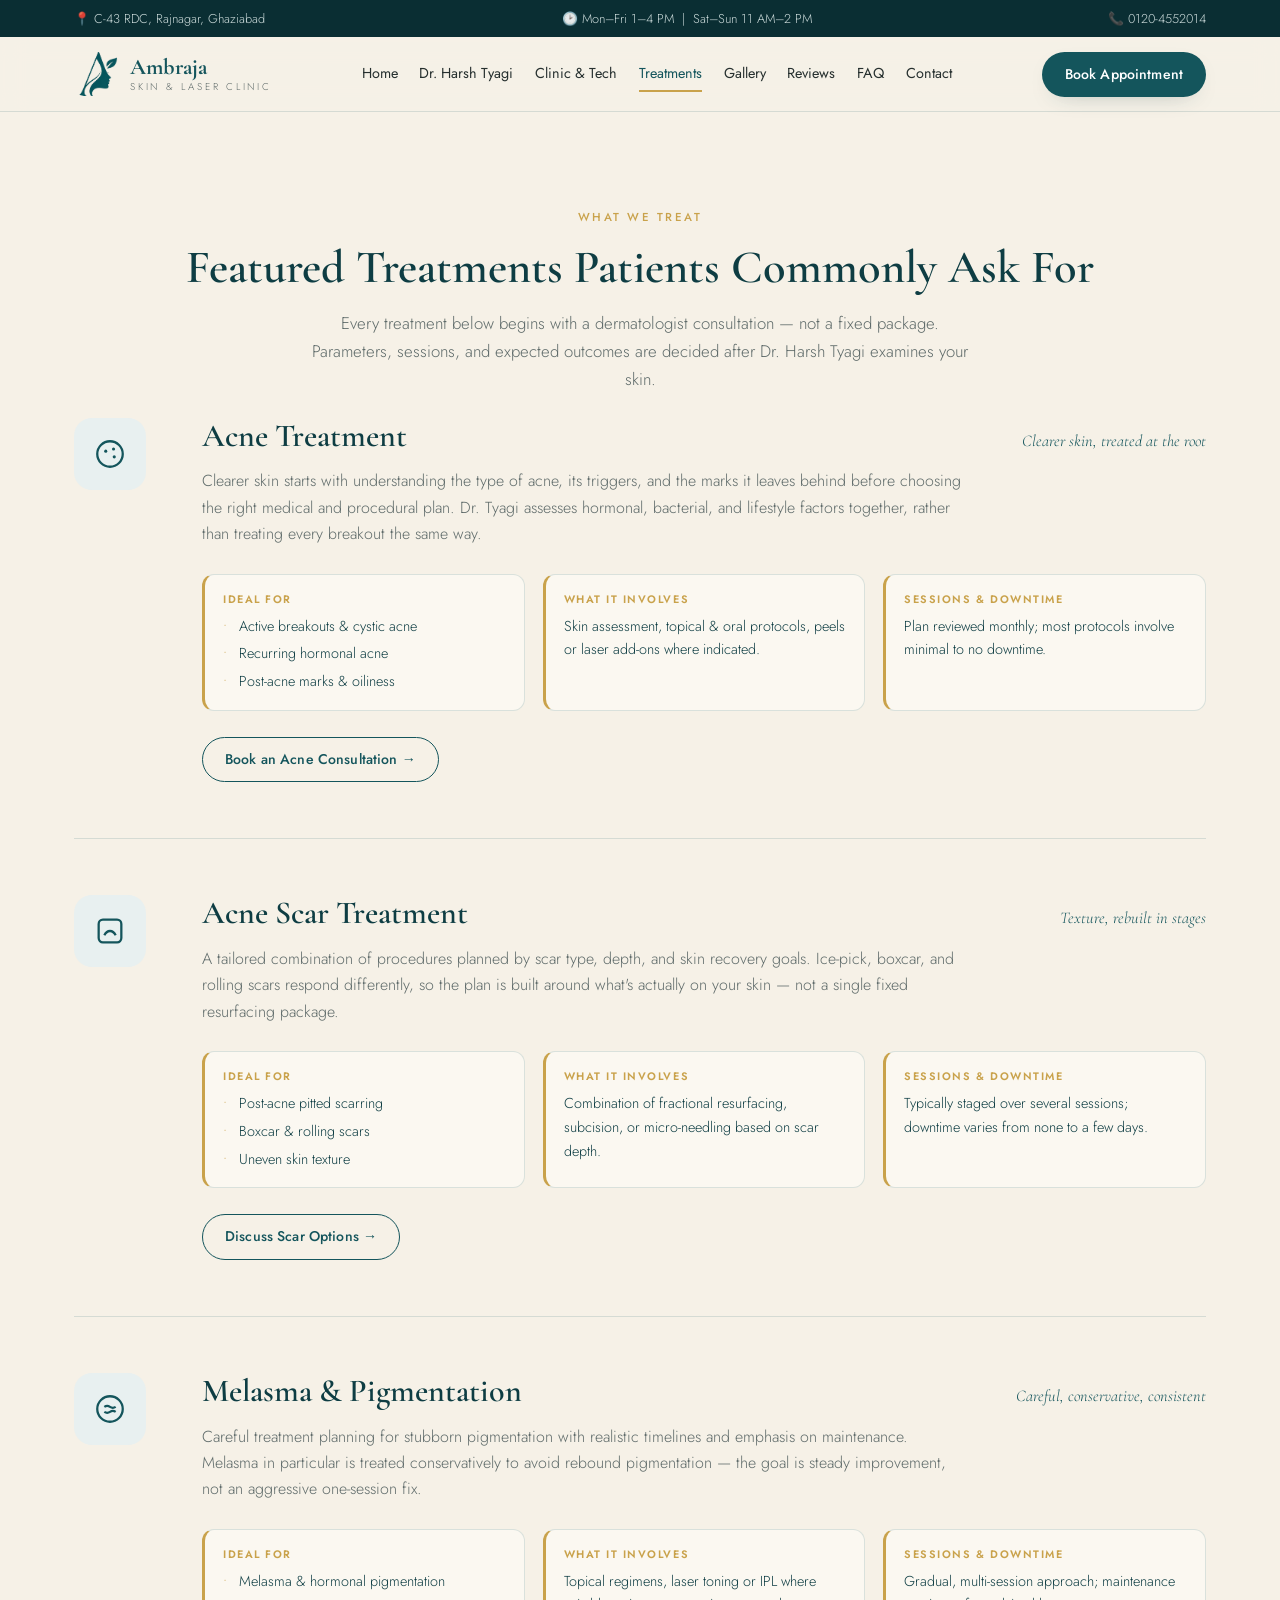
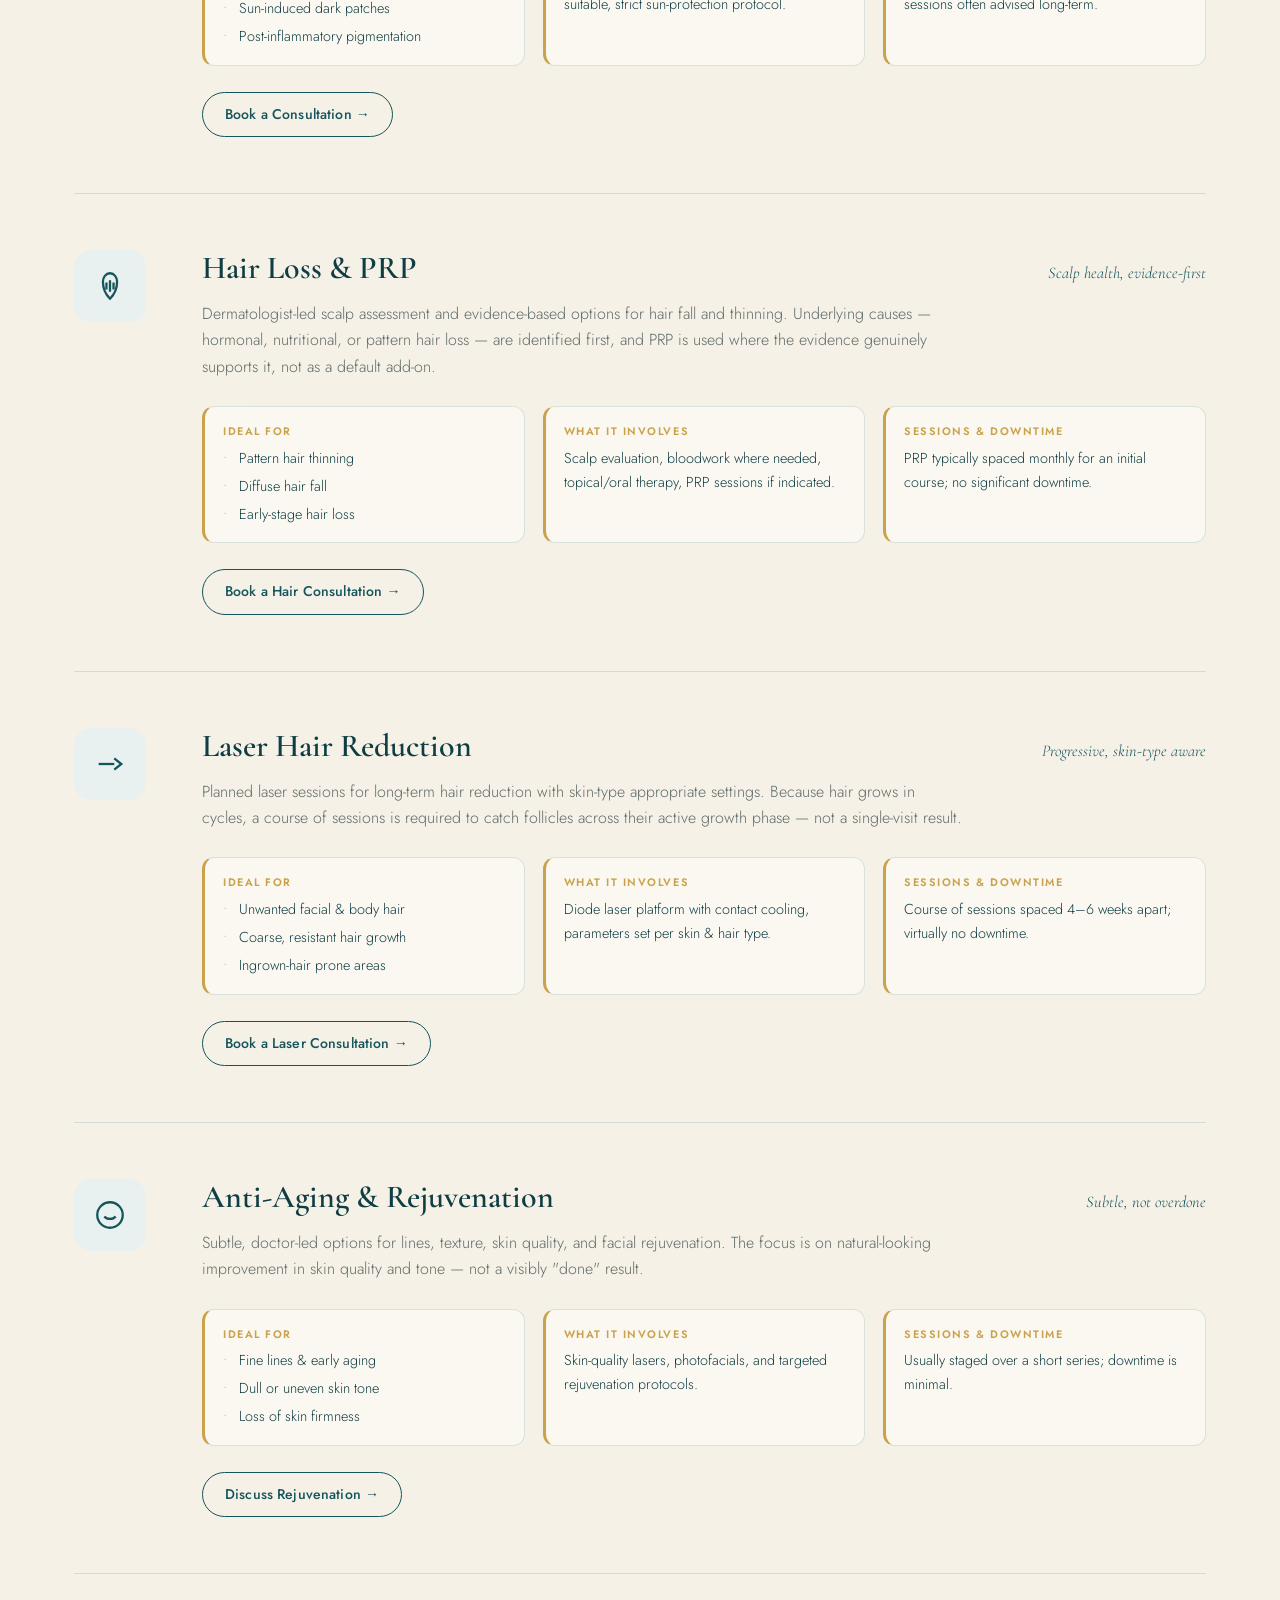
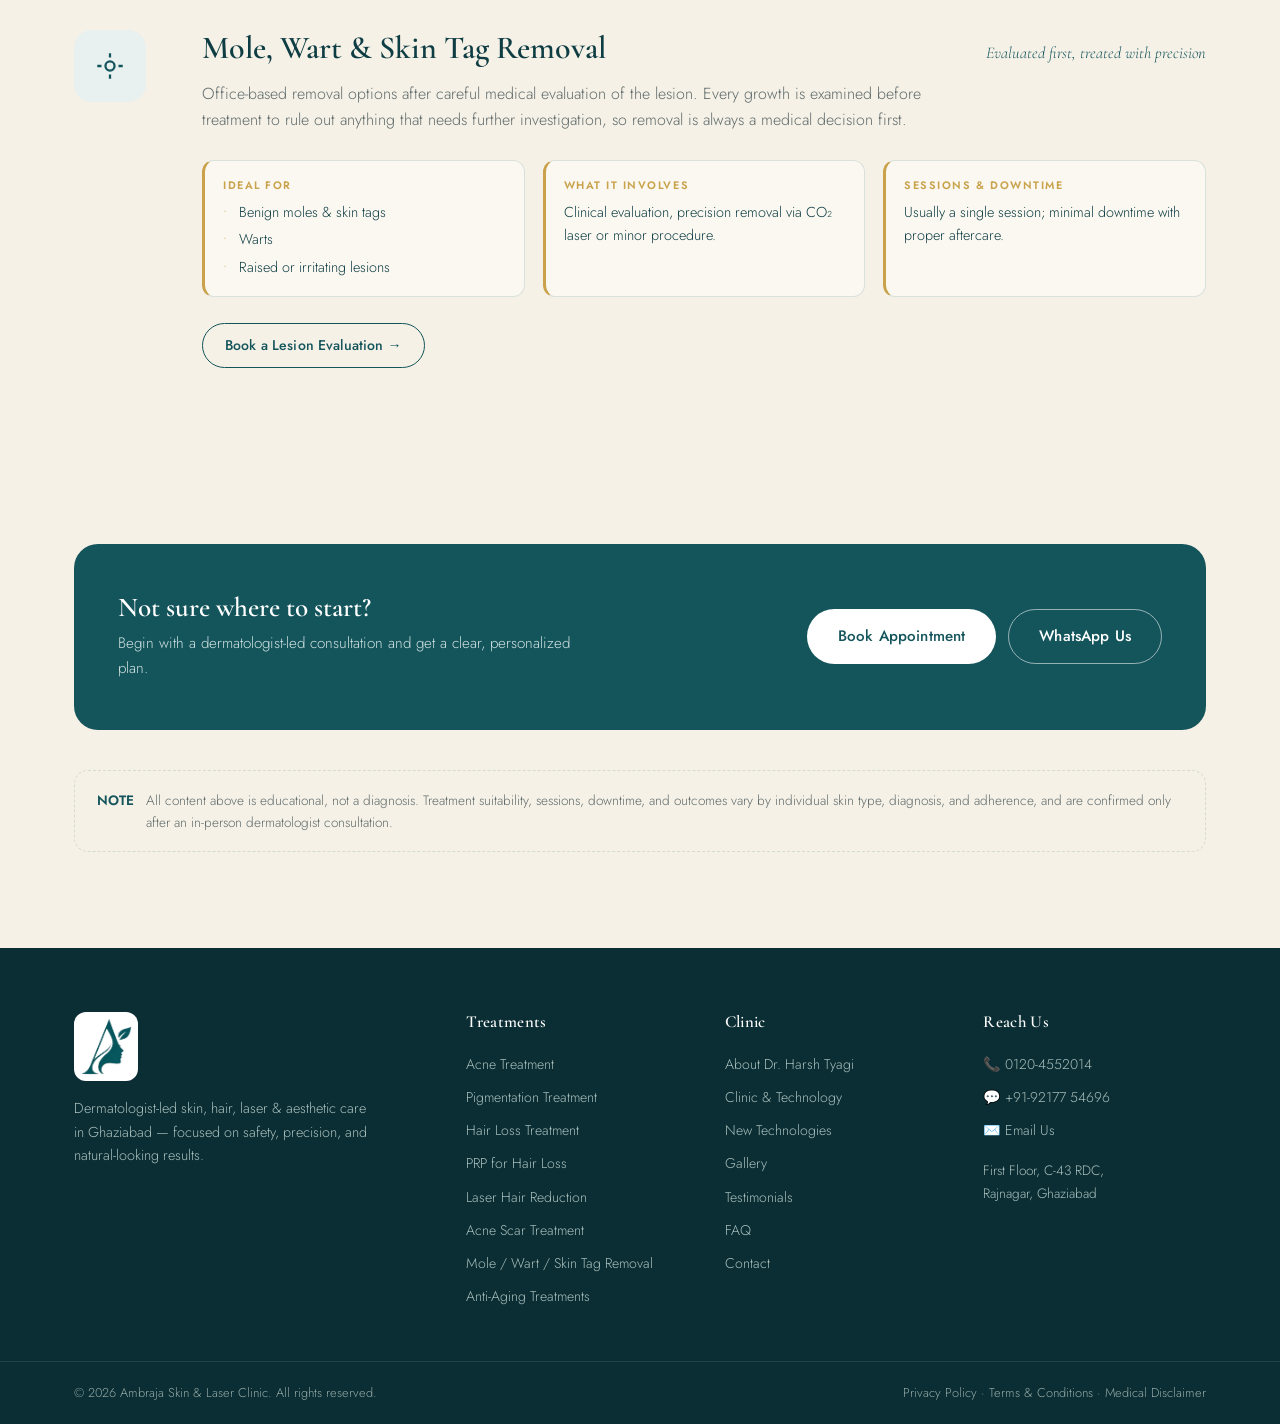
<file: treatments.html>
<!doctype html>
<html lang="en">
  <head>
    <meta charset="UTF-8" />
    <meta name="viewport" content="width=device-width, initial-scale=1.0" />
    <title>Treatments | Ambraja Skin & Laser Clinic, Ghaziabad</title>
    <meta
      name="description"
      content="Dermatologist-led treatments at Ambraja Skin & Laser Clinic, Ghaziabad — acne, scars, pigmentation, hair loss, laser hair reduction, anti-aging, and lesion removal."
    />
    <link rel="preconnect" href="https://fonts.googleapis.com" />
    <link rel="preconnect" href="https://fonts.gstatic.com" crossorigin />
    <link
      href="https://fonts.googleapis.com/css2?family=Cormorant+Garamond:wght@500;600;700&family=Jost:wght@300;400;500;600&display=swap"
      rel="stylesheet"
    />
    <link rel="stylesheet" href="css/style.css" />

    <style>
      /* ---------- TREATMENTS PAGE (stacked, non-card format) ---------- */
      .tx-hero {
        text-align: center;
        padding-bottom: 24px;
      }
      .tx-hero .eyebrow {
        display: block;
      }

      .tx-list {
        display: flex;
        flex-direction: column;
      }

      .tx-item {
        display: grid;
        grid-template-columns: 96px 1fr;
        gap: 32px;
        padding: 56px 0;
        border-bottom: 1px solid var(--line);
        scroll-margin-top: 100px;
      }
      .tx-item:first-child {
        padding-top: 0;
      }
      .tx-item:last-child {
        border-bottom: none;
      }

      .tx-icon {
        width: 72px;
        height: 72px;
        border-radius: 18px;
        background: var(--teal-soft);
        display: grid;
        place-items: center;
        color: var(--teal);
      }
      .tx-icon svg {
        width: 34px;
        height: 34px;
      }

      .tx-body__head {
        display: flex;
        align-items: baseline;
        justify-content: space-between;
        gap: 16px;
        flex-wrap: wrap;
        margin-bottom: 6px;
      }
      .tx-body h2 {
        font-size: clamp(1.5rem, 2.6vw, 2rem);
        color: var(--teal-dark);
      }
      .tx-tagline {
        font-family: var(--serif);
        font-style: italic;
        color: var(--teal);
        font-size: 1.02rem;
      }

      .tx-overview {
        color: var(--muted);
        margin-top: 14px;
        font-size: 1rem;
        max-width: 760px;
      }

      .tx-meta {
        display: grid;
        grid-template-columns: repeat(3, 1fr);
        gap: 18px;
        margin-top: 26px;
      }
      .tx-meta__block {
        background: var(--cream);
        border: 1px solid var(--line);
        border-left: 3px solid var(--gold);
        border-radius: var(--radius-sm);
        padding: 16px 18px;
      }
      .tx-meta__label {
        font-family: var(--sans);
        font-size: 0.68rem;
        font-weight: 600;
        letter-spacing: 0.14em;
        text-transform: uppercase;
        color: var(--gold);
        margin-bottom: 6px;
        display: block;
      }
      .tx-meta__block p,
      .tx-meta__block ul {
        color: var(--teal-dark);
        font-size: 0.9rem;
        margin: 0;
      }
      .tx-meta__block ul {
        list-style: none;
        display: flex;
        flex-direction: column;
        gap: 4px;
      }
      .tx-meta__block li {
        padding-left: 16px;
        position: relative;
      }
      .tx-meta__block li::before {
        content: "•";
        color: var(--gold);
        position: absolute;
        left: 0;
      }

      .tx-actions {
        margin-top: 26px;
        display: flex;
        gap: 12px;
        flex-wrap: wrap;
      }

      .tx-cta {
        background: var(--teal);
        border-radius: 24px;
        padding: 48px 44px;
        display: flex;
        align-items: center;
        justify-content: space-between;
        gap: 24px;
        flex-wrap: wrap;
        color: #fff;
        margin-top: 24px;
      }
      .tx-cta h2 {
        color: #fff;
        font-size: 1.7rem;
        max-width: 480px;
      }
      .tx-cta p {
        color: #cfe1e0;
        margin-top: 8px;
        font-size: 0.95rem;
        max-width: 480px;
      }
      .tx-cta__actions {
        display: flex;
        gap: 12px;
        flex-wrap: wrap;
      }

      .tx-note {
        margin-top: 40px;
        padding: 18px 22px;
        border: 1px dashed var(--line);
        border-radius: 14px;
        font-size: 0.85rem;
        color: var(--muted);
        display: flex;
        gap: 12px;
        align-items: flex-start;
      }
      .tx-note strong {
        color: var(--teal);
        font-family: var(--sans);
        font-weight: 600;
        flex-shrink: 0;
      }

      @media (max-width: 720px) {
        .tx-item {
          grid-template-columns: 1fr;
        }
        .tx-icon {
          width: 56px;
          height: 56px;
          border-radius: 14px;
        }
        .tx-meta {
          grid-template-columns: 1fr;
        }
        .tx-cta {
          flex-direction: column;
          align-items: flex-start;
          text-align: left;
        }
      }
    </style>
  </head>
  <body>

    <!-- ============ TOP BAR ============ -->
    <div class="topbar">
      <div class="container topbar__inner">
        <span class="topbar__item">📍 C-43 RDC, Rajnagar, Ghaziabad</span>
        <span class="topbar__item">🕑 Mon–Fri 1–4 PM &nbsp;|&nbsp; Sat–Sun 11 AM–2 PM</span>
        <a class="topbar__item" href="tel:01204552014">📞 0120-4552014</a>
      </div>
    </div>

    <!-- ============ HEADER ============ -->
    <header class="header" id="header">
      <div class="container header__inner">
        <a href="index.html" class="brand">
          <img src="Public/logo/logo.png" alt="Ambraja Skin &amp; Laser Clinic logo" class="brand__mark" />
          <span class="brand__text">
            <span class="brand__name">Ambraja</span>
            <span class="brand__sub">Skin &amp; Laser Clinic</span>
          </span>
        </a>
        <nav class="nav" id="nav" aria-label="Primary navigation">
          <a href="index.html" class="nav__link">Home</a>
          <a href="doctor.html" class="nav__link">Dr. Harsh Tyagi</a>
          <a href="clinic.html" class="nav__link">Clinic &amp; Tech</a>
          <a href="treatments.html" class="nav__link is-active" aria-current="page">Treatments</a>
          <a href="gallery.html" class="nav__link">Gallery</a>
          <a href="reviews.html" class="nav__link">Reviews</a>
          <a href="faq.html" class="nav__link">FAQ</a>
          <a href="contact.html" class="nav__link">Contact</a>
        </nav>
        <div class="header__cta">
          <a href="enquiry.html" class="btn btn--primary btn--sm">Book Appointment</a>
          <button class="nav-toggle" id="navToggle" aria-label="Open menu" aria-expanded="false">
            <span></span><span></span><span></span>
          </button>
        </div>
      </div>
    </header>

    <main>
      <!-- ============ HERO ============ -->
      <section class="section tx-hero">
        <div class="container">
          <span class="eyebrow">What We Treat</span>
          <h1 class="section__title">
            Featured Treatments Patients Commonly Ask For
          </h1>
          <p
            class="section__lead"
            style="max-width: 680px; margin-left: auto; margin-right: auto"
          >
            Every treatment below begins with a dermatologist consultation — not
            a fixed package. Parameters, sessions, and expected outcomes are
            decided after Dr. Harsh Tyagi examines your skin.
          </p>
        </div>
      </section>

      <!-- ============ TREATMENT LIST ============ -->
      <section class="section" style="padding-top: 0">
        <div class="container tx-list">
          <!-- 1. ACNE TREATMENT -->
          <div class="tx-item" id="acne-treatment">
            <div class="tx-icon">
              <svg
                viewBox="0 0 24 24"
                fill="none"
                stroke="currentColor"
                stroke-width="1.6"
              >
                <circle cx="12" cy="12" r="9" />
                <circle
                  cx="9"
                  cy="10"
                  r="1.1"
                  fill="currentColor"
                  stroke="none"
                />
                <circle
                  cx="14.5"
                  cy="8.5"
                  r="1.1"
                  fill="currentColor"
                  stroke="none"
                />
                <circle
                  cx="15"
                  cy="14"
                  r="1.1"
                  fill="currentColor"
                  stroke="none"
                />
              </svg>
            </div>
            <div class="tx-body">
              <div class="tx-body__head">
                <h2>Acne Treatment</h2>
                <span class="tx-tagline"
                  >Clearer skin, treated at the root</span
                >
              </div>
              <p class="tx-overview">
                Clearer skin starts with understanding the type of acne, its
                triggers, and the marks it leaves behind before choosing the
                right medical and procedural plan. Dr. Tyagi assesses hormonal,
                bacterial, and lifestyle factors together, rather than treating
                every breakout the same way.
              </p>
              <div class="tx-meta">
                <div class="tx-meta__block">
                  <span class="tx-meta__label">Ideal For</span>
                  <ul>
                    <li>Active breakouts &amp; cystic acne</li>
                    <li>Recurring hormonal acne</li>
                    <li>Post-acne marks &amp; oiliness</li>
                  </ul>
                </div>
                <div class="tx-meta__block">
                  <span class="tx-meta__label">What It Involves</span>
                  <p>
                    Skin assessment, topical &amp; oral protocols, peels or
                    laser add-ons where indicated.
                  </p>
                </div>
                <div class="tx-meta__block">
                  <span class="tx-meta__label">Sessions &amp; Downtime</span>
                  <p>
                    Plan reviewed monthly; most protocols involve minimal to no
                    downtime.
                  </p>
                </div>
              </div>
              <div class="tx-actions">
                <a href="enquiry.html" class="btn btn--outline btn--sm"
                  >Book an Acne Consultation →</a
                >
              </div>
            </div>
          </div>

          <!-- 2. ACNE SCAR TREATMENT -->
          <div class="tx-item" id="acne-scar-treatment">
            <div class="tx-icon">
              <svg
                viewBox="0 0 24 24"
                fill="none"
                stroke="currentColor"
                stroke-width="1.6"
              >
                <rect x="4" y="4" width="16" height="16" rx="3" />
                <path d="M8 15c1-2 2.5-3 4-3s3 1 4 3" />
              </svg>
            </div>
            <div class="tx-body">
              <div class="tx-body__head">
                <h2>Acne Scar Treatment</h2>
                <span class="tx-tagline">Texture, rebuilt in stages</span>
              </div>
              <p class="tx-overview">
                A tailored combination of procedures planned by scar type,
                depth, and skin recovery goals. Ice-pick, boxcar, and rolling
                scars respond differently, so the plan is built around what's
                actually on your skin — not a single fixed resurfacing package.
              </p>
              <div class="tx-meta">
                <div class="tx-meta__block">
                  <span class="tx-meta__label">Ideal For</span>
                  <ul>
                    <li>Post-acne pitted scarring</li>
                    <li>Boxcar &amp; rolling scars</li>
                    <li>Uneven skin texture</li>
                  </ul>
                </div>
                <div class="tx-meta__block">
                  <span class="tx-meta__label">What It Involves</span>
                  <p>
                    Combination of fractional resurfacing, subcision, or
                    micro-needling based on scar depth.
                  </p>
                </div>
                <div class="tx-meta__block">
                  <span class="tx-meta__label">Sessions &amp; Downtime</span>
                  <p>
                    Typically staged over several sessions; downtime varies from
                    none to a few days.
                  </p>
                </div>
              </div>
              <div class="tx-actions">
                <a href="enquiry.html" class="btn btn--outline btn--sm"
                  >Discuss Scar Options →</a
                >
              </div>
            </div>
          </div>

          <!-- 3. MELASMA & PIGMENTATION -->
          <div class="tx-item" id="pigmentation-treatment">
            <div class="tx-icon">
              <svg
                viewBox="0 0 24 24"
                fill="none"
                stroke="currentColor"
                stroke-width="1.6"
              >
                <circle cx="12" cy="12" r="9" />
                <path
                  d="M8 10.5c1.5-1 2.5-1 4 0s2.5 1 4 0M8 14c1.5 1 2.5 1 4 0s2.5-1 4 0"
                />
              </svg>
            </div>
            <div class="tx-body">
              <div class="tx-body__head">
                <h2>Melasma &amp; Pigmentation</h2>
                <span class="tx-tagline"
                  >Careful, conservative, consistent</span
                >
              </div>
              <p class="tx-overview">
                Careful treatment planning for stubborn pigmentation with
                realistic timelines and emphasis on maintenance. Melasma in
                particular is treated conservatively to avoid rebound
                pigmentation — the goal is steady improvement, not an aggressive
                one-session fix.
              </p>
              <div class="tx-meta">
                <div class="tx-meta__block">
                  <span class="tx-meta__label">Ideal For</span>
                  <ul>
                    <li>Melasma &amp; hormonal pigmentation</li>
                    <li>Sun-induced dark patches</li>
                    <li>Post-inflammatory pigmentation</li>
                  </ul>
                </div>
                <div class="tx-meta__block">
                  <span class="tx-meta__label">What It Involves</span>
                  <p>
                    Topical regimens, laser toning or IPL where suitable, strict
                    sun-protection protocol.
                  </p>
                </div>
                <div class="tx-meta__block">
                  <span class="tx-meta__label">Sessions &amp; Downtime</span>
                  <p>
                    Gradual, multi-session approach; maintenance sessions often
                    advised long-term.
                  </p>
                </div>
              </div>
              <div class="tx-actions">
                <a href="enquiry.html" class="btn btn--outline btn--sm"
                  >Book a Consultation →</a
                >
              </div>
            </div>
          </div>

          <!-- 4. HAIR LOSS & PRP -->
          <div class="tx-item" id="hair-loss-treatment">
            <div class="tx-icon">
              <svg
                viewBox="0 0 24 24"
                fill="none"
                stroke="currentColor"
                stroke-width="1.6"
              >
                <path
                  d="M12 3c-3 0-5 3-5 6 0 4 2 9 5 12 3-3 5-8 5-12 0-3-2-6-5-6z"
                />
                <path d="M9.5 9.5v5M12 8v8M14.5 9.5v5" />
              </svg>
            </div>
            <div class="tx-body">
              <div class="tx-body__head">
                <h2>Hair Loss &amp; PRP</h2>
                <span class="tx-tagline">Scalp health, evidence-first</span>
              </div>
              <p class="tx-overview">
                Dermatologist-led scalp assessment and evidence-based options
                for hair fall and thinning. Underlying causes — hormonal,
                nutritional, or pattern hair loss — are identified first, and
                PRP is used where the evidence genuinely supports it, not as a
                default add-on.
              </p>
              <div class="tx-meta">
                <div class="tx-meta__block">
                  <span class="tx-meta__label">Ideal For</span>
                  <ul>
                    <li>Pattern hair thinning</li>
                    <li>Diffuse hair fall</li>
                    <li>Early-stage hair loss</li>
                  </ul>
                </div>
                <div class="tx-meta__block">
                  <span class="tx-meta__label">What It Involves</span>
                  <p>
                    Scalp evaluation, bloodwork where needed, topical/oral
                    therapy, PRP sessions if indicated.
                  </p>
                </div>
                <div class="tx-meta__block">
                  <span class="tx-meta__label">Sessions &amp; Downtime</span>
                  <p>
                    PRP typically spaced monthly for an initial course; no
                    significant downtime.
                  </p>
                </div>
              </div>
              <div class="tx-actions">
                <a href="enquiry.html" class="btn btn--outline btn--sm"
                  >Book a Hair Consultation →</a
                >
              </div>
            </div>
          </div>

          <!-- 5. LASER HAIR REDUCTION -->
          <div class="tx-item" id="laser-hair-reduction">
            <div class="tx-icon">
              <svg
                viewBox="0 0 24 24"
                fill="none"
                stroke="currentColor"
                stroke-width="1.6"
              >
                <path d="M4 12h11" />
                <path d="M15 8l5 4-5 4" />
              </svg>
            </div>
            <div class="tx-body">
              <div class="tx-body__head">
                <h2>Laser Hair Reduction</h2>
                <span class="tx-tagline">Progressive, skin-type aware</span>
              </div>
              <p class="tx-overview">
                Planned laser sessions for long-term hair reduction with
                skin-type appropriate settings. Because hair grows in cycles, a
                course of sessions is required to catch follicles across their
                active growth phase — not a single-visit result.
              </p>
              <div class="tx-meta">
                <div class="tx-meta__block">
                  <span class="tx-meta__label">Ideal For</span>
                  <ul>
                    <li>Unwanted facial &amp; body hair</li>
                    <li>Coarse, resistant hair growth</li>
                    <li>Ingrown-hair prone areas</li>
                  </ul>
                </div>
                <div class="tx-meta__block">
                  <span class="tx-meta__label">What It Involves</span>
                  <p>
                    Diode laser platform with contact cooling, parameters set
                    per skin &amp; hair type.
                  </p>
                </div>
                <div class="tx-meta__block">
                  <span class="tx-meta__label">Sessions &amp; Downtime</span>
                  <p>
                    Course of sessions spaced 4–6 weeks apart; virtually no
                    downtime.
                  </p>
                </div>
              </div>
              <div class="tx-actions">
                <a href="enquiry.html" class="btn btn--outline btn--sm"
                  >Book a Laser Consultation →</a
                >
              </div>
            </div>
          </div>

          <!-- 6. ANTI-AGING & REJUVENATION -->
          <div class="tx-item" id="anti-aging-treatment">
            <div class="tx-icon">
              <svg
                viewBox="0 0 24 24"
                fill="none"
                stroke="currentColor"
                stroke-width="1.6"
              >
                <circle cx="12" cy="12" r="9" />
                <path d="M8 13c1 1.2 2.4 1.8 4 1.8s3-.6 4-1.8" />
                <path d="M9 9.5h.01M15 9.5h.01" />
              </svg>
            </div>
            <div class="tx-body">
              <div class="tx-body__head">
                <h2>Anti-Aging &amp; Rejuvenation</h2>
                <span class="tx-tagline">Subtle, not overdone</span>
              </div>
              <p class="tx-overview">
                Subtle, doctor-led options for lines, texture, skin quality, and
                facial rejuvenation. The focus is on natural-looking improvement
                in skin quality and tone — not a visibly "done" result.
              </p>
              <div class="tx-meta">
                <div class="tx-meta__block">
                  <span class="tx-meta__label">Ideal For</span>
                  <ul>
                    <li>Fine lines &amp; early aging</li>
                    <li>Dull or uneven skin tone</li>
                    <li>Loss of skin firmness</li>
                  </ul>
                </div>
                <div class="tx-meta__block">
                  <span class="tx-meta__label">What It Involves</span>
                  <p>
                    Skin-quality lasers, photofacials, and targeted rejuvenation
                    protocols.
                  </p>
                </div>
                <div class="tx-meta__block">
                  <span class="tx-meta__label">Sessions &amp; Downtime</span>
                  <p>
                    Usually staged over a short series; downtime is minimal.
                  </p>
                </div>
              </div>
              <div class="tx-actions">
                <a href="enquiry.html" class="btn btn--outline btn--sm"
                  >Discuss Rejuvenation →</a
                >
              </div>
            </div>
          </div>

          <!-- 7. MOLE, WART & SKIN TAG REMOVAL -->
          <div class="tx-item" id="mole-wart-removal">
            <div class="tx-icon">
              <svg
                viewBox="0 0 24 24"
                fill="none"
                stroke="currentColor"
                stroke-width="1.6"
              >
                <circle cx="12" cy="12" r="3.2" />
                <path d="M12 3v3M12 18v3M3 12h3M18 12h3" />
              </svg>
            </div>
            <div class="tx-body">
              <div class="tx-body__head">
                <h2>Mole, Wart &amp; Skin Tag Removal</h2>
                <span class="tx-tagline"
                  >Evaluated first, treated with precision</span
                >
              </div>
              <p class="tx-overview">
                Office-based removal options after careful medical evaluation of
                the lesion. Every growth is examined before treatment to rule
                out anything that needs further investigation, so removal is
                always a medical decision first.
              </p>
              <div class="tx-meta">
                <div class="tx-meta__block">
                  <span class="tx-meta__label">Ideal For</span>
                  <ul>
                    <li>Benign moles &amp; skin tags</li>
                    <li>Warts</li>
                    <li>Raised or irritating lesions</li>
                  </ul>
                </div>
                <div class="tx-meta__block">
                  <span class="tx-meta__label">What It Involves</span>
                  <p>
                    Clinical evaluation, precision removal via CO₂ laser or
                    minor procedure.
                  </p>
                </div>
                <div class="tx-meta__block">
                  <span class="tx-meta__label">Sessions &amp; Downtime</span>
                  <p>
                    Usually a single session; minimal downtime with proper
                    aftercare.
                  </p>
                </div>
              </div>
              <div class="tx-actions">
                <a href="enquiry.html" class="btn btn--outline btn--sm"
                  >Book a Lesion Evaluation →</a
                >
              </div>
            </div>
          </div>
        </div>
      </section>

      <!-- ============ CTA BAND ============ -->
      <section class="section" style="padding-top: 0">
        <div class="container">
          <div class="tx-cta">
            <div>
              <h2>Not sure where to start?</h2>
              <p>
                Begin with a dermatologist-led consultation and get a clear,
                personalized plan.
              </p>
            </div>
            <div class="tx-cta__actions">
              <a
                href="enquiry.html"
                class="btn"
                style="background: #fff; color: var(--teal)"
                >Book Appointment</a
              >
              <a
                href="https://wa.me/919217754696" target="_blank" rel="noopener"
                class="btn"
                style="
                  border: 1.5px solid rgba(255, 255, 255, 0.55);
                  color: #fff;
                  background: transparent;
                "
                >WhatsApp Us</a
              >
            </div>
          </div>

          <div class="tx-note">
            <strong>NOTE</strong>
            <span>
              All content above is educational, not a diagnosis. Treatment
              suitability, sessions, downtime, and outcomes vary by individual
              skin type, diagnosis, and adherence, and are confirmed only after
              an in-person dermatologist consultation.
            </span>
          </div>
        </div>
      </section>
    </main>

    <!-- ============ FOOTER ============ -->
    <footer class="footer">
      <div class="container footer__inner">
        <div class="footer__brand">
          <img src="Public/logo/logo.png" alt="Ambraja Skin &amp; Laser Clinic" class="footer__logo" />
          <p>Dermatologist-led skin, hair, laser &amp; aesthetic care in Ghaziabad — focused on safety, precision, and natural-looking results.</p>
        </div>
        <div class="footer__col">
          <h4>Treatments</h4>
          <a href="treatments.html">Acne Treatment</a>
          <a href="treatments.html">Pigmentation Treatment</a>
          <a href="treatments.html">Hair Loss Treatment</a>
          <a href="treatments.html">PRP for Hair Loss</a>
          <a href="laser-hair-reduction-ghaziabad.html">Laser Hair Reduction</a>
          <a href="treatments.html">Acne Scar Treatment</a>
          <a href="treatments.html">Mole / Wart / Skin Tag Removal</a>
          <a href="treatments.html">Anti-Aging Treatments</a>
        </div>
        <div class="footer__col">
          <h4>Clinic</h4>
          <a href="doctor.html">About Dr. Harsh Tyagi</a>
          <a href="clinic.html">Clinic &amp; Technology</a>
          <a href="technologies.html">New Technologies</a>
          <a href="gallery.html">Gallery</a>
          <a href="reviews.html">Testimonials</a>
          <a href="faq.html">FAQ</a>
          <a href="contact.html">Contact</a>
        </div>
        <div class="footer__col">
          <h4>Reach Us</h4>
          <a href="tel:01204552014">📞 0120-4552014</a>
          <a href="https://wa.me/919217754696" target="_blank" rel="noopener">💬 +91-92177 54696</a>
          <a href="mailto:drharshtyagiderma@gmail.com">✉️ Email Us</a>
          <p class="footer__addr">First Floor, C-43 RDC,<br />Rajnagar, Ghaziabad</p>
        </div>
      </div>
      <div class="footer__bottom">
        <div class="container footer__bottom-inner">
          <span>© <span id="year"></span> Ambraja Skin &amp; Laser Clinic. All rights reserved.</span>
          <span class="footer__legal"><a href="#">Privacy Policy</a> · <a href="#">Terms &amp; Conditions</a> · <a href="#">Medical Disclaimer</a></span>
        </div>
      </div>
    </footer>

    <div class="mobilebar" aria-label="Quick actions">
      <a href="tel:01204552014" class="mobilebar__btn"><span>📞</span>Call</a>
      <a href="https://wa.me/919217754696" class="mobilebar__btn mobilebar__btn--wa" target="_blank" rel="noopener"><span>💬</span>WhatsApp</a>
      <a href="enquiry.html" class="mobilebar__btn mobilebar__btn--book"><span>📅</span>Book</a>
    </div>

    <script src="js/script.js"></script>

    <script>
      document.getElementById("year").textContent = new Date().getFullYear();

      const navToggle = document.getElementById("navToggle");
      const nav = document.getElementById("nav");
      if (navToggle && nav) {
        navToggle.addEventListener("click", () => nav.classList.toggle("open"));
      }

      window.addEventListener("scroll", () => {
        document
          .getElementById("header")
          .classList.toggle("scrolled", window.scrollY > 10);
      });

      // Force-scroll to the hash target after full page load.
      // Needed because sticky header / late-loading content can
      // cause the browser's default hash-jump to land in the wrong spot.
      window.addEventListener("load", () => {
        if (window.location.hash) {
          const target = document.querySelector(window.location.hash);
          if (target) {
            setTimeout(() => {
              const headerOffset = 90;
              const y =
                target.getBoundingClientRect().top +
                window.pageYOffset -
                headerOffset;
              window.scrollTo({ top: y, behavior: "smooth" });
            }, 50);
          }
        }
      });
      // Handles hash clicks while already on this page (same-page nav)
      document.querySelectorAll('a[href*="#"]').forEach((link) => {
        link.addEventListener("click", function (e) {
          const url = new URL(this.href, window.location.href);
          if (url.pathname === window.location.pathname && url.hash) {
            const target = document.querySelector(url.hash);
            if (target) {
              e.preventDefault();
              const headerOffset = 90;
              const y =
                target.getBoundingClientRect().top +
                window.pageYOffset -
                headerOffset;
              window.scrollTo({ top: y, behavior: "smooth" });
              history.pushState(null, "", url.hash);
            }
          }
        });
      });
    </script>
  </body>
</html>
</file>
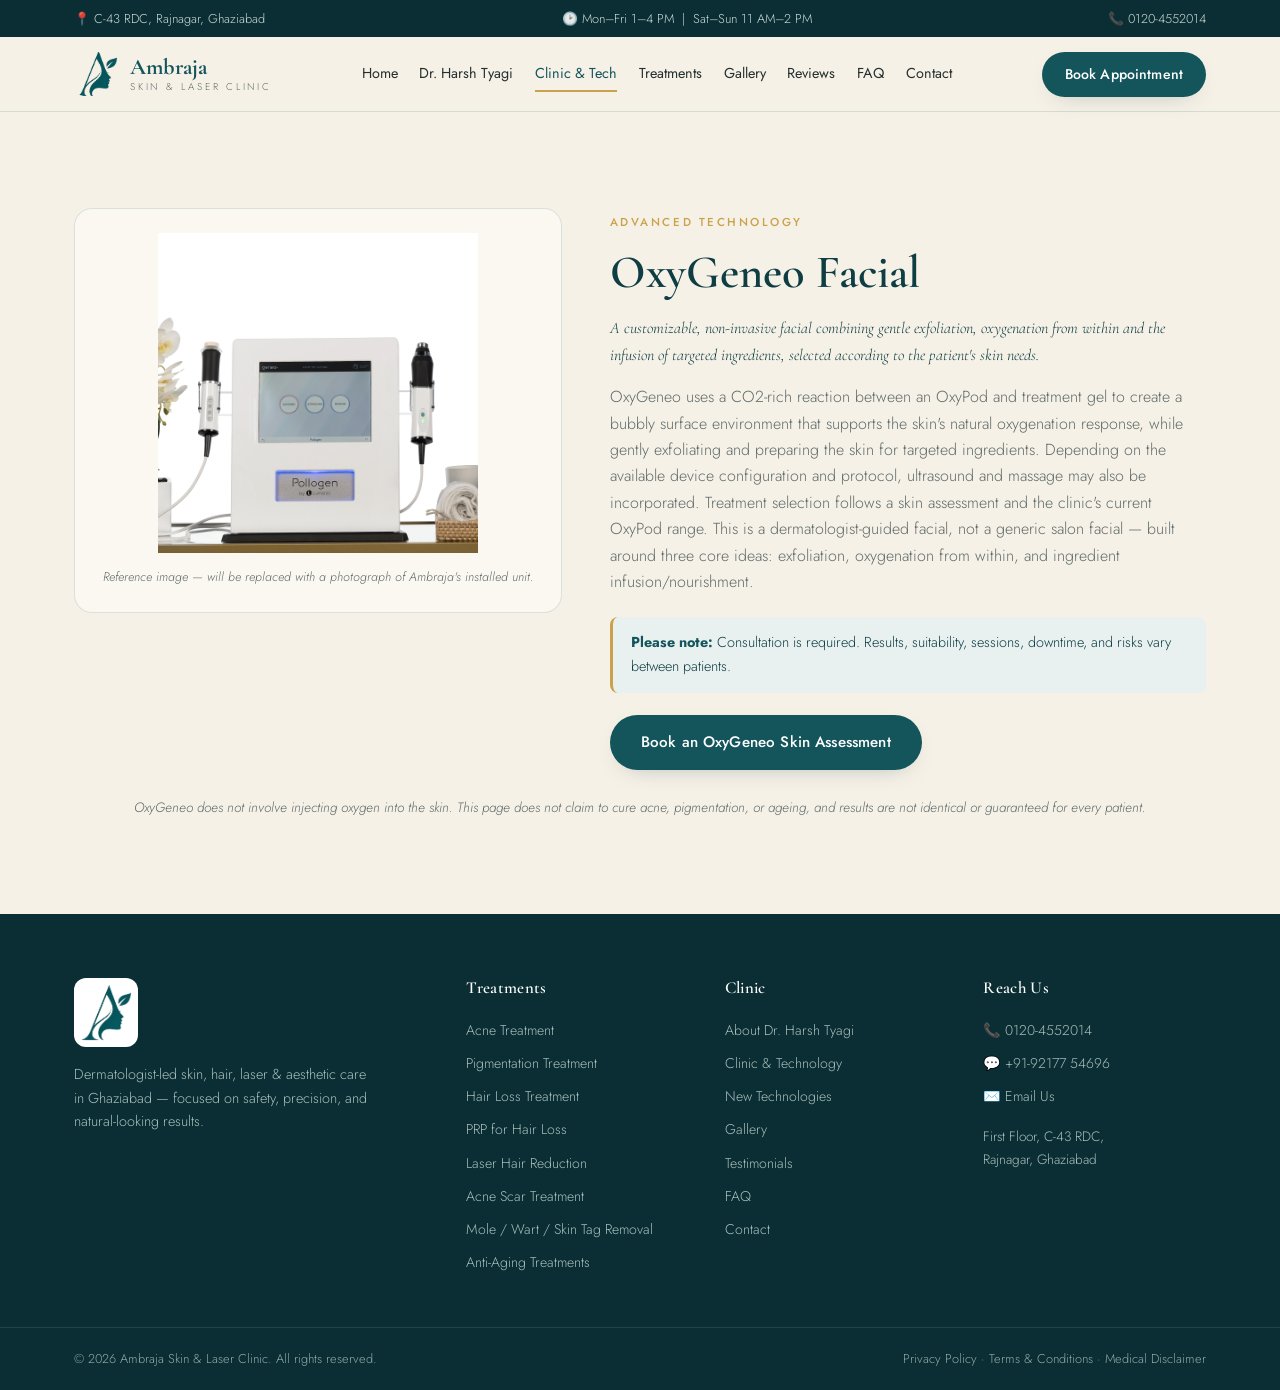
<file: technologies/oxygeneo-facial-ghaziabad.html>
<!doctype html>
<html lang="en">
  <head>
    <meta charset="UTF-8" />
    <meta name="viewport" content="width=device-width, initial-scale=1.0" />
    <title>OxyGeneo Facial in Ghaziabad | Ambraja Skin &amp; Laser Clinic</title>
    <meta name="description" content="OxyGeneo facial at Ambraja Skin &amp; Laser Clinic, Ghaziabad — dermatologist-guided exfoliation, oxygenation, and ingredient infusion facial treatment." />
    <link rel="icon" type="image/jpeg" href="../Public/logo/logo.png" />
    <link rel="canonical" href="https://www.ambrajaskinclinic.com/technologies/oxygeneo-facial-ghaziabad.html" />
    <link rel="preconnect" href="https://fonts.googleapis.com" />
    <link rel="preconnect" href="https://fonts.gstatic.com" crossorigin />
    <link
      href="https://fonts.googleapis.com/css2?family=Cormorant+Garamond:wght@400;500;600;700&family=Jost:wght@300;400;500;600&display=swap"
      rel="stylesheet"
    />
    <link rel="stylesheet" href="../css/style.css" />
  </head>

  <body>

    <!-- ============ TOP BAR ============ -->
    <div class="topbar">
      <div class="container topbar__inner">
        <span class="topbar__item">📍 C-43 RDC, Rajnagar, Ghaziabad</span>
        <span class="topbar__item">🕑 Mon–Fri 1–4 PM &nbsp;|&nbsp; Sat–Sun 11 AM–2 PM</span>
        <a class="topbar__item" href="tel:01204552014">📞 0120-4552014</a>
      </div>
    </div>

    <!-- ============ HEADER ============ -->
    <header class="header" id="header">
      <div class="container header__inner">
        <a href="../index.html" class="brand">
          <img src="../Public/logo/logo.png" alt="Ambraja Skin &amp; Laser Clinic logo" class="brand__mark" />
          <span class="brand__text">
            <span class="brand__name">Ambraja</span>
            <span class="brand__sub">Skin &amp; Laser Clinic</span>
          </span>
        </a>
        <nav class="nav" id="nav" aria-label="Primary navigation">
          <a href="../index.html" class="nav__link">Home</a>
          <a href="../doctor.html" class="nav__link">Dr. Harsh Tyagi</a>
          <a href="../clinic.html" class="nav__link is-active" aria-current="page">Clinic &amp; Tech</a>
          <a href="../treatments.html" class="nav__link">Treatments</a>
          <a href="../gallery.html" class="nav__link">Gallery</a>
          <a href="../reviews.html" class="nav__link">Reviews</a>
          <a href="../faq.html" class="nav__link">FAQ</a>
          <a href="../contact.html" class="nav__link">Contact</a>
        </nav>
        <div class="header__cta">
          <a href="../enquiry.html" class="btn btn--primary btn--sm">Book Appointment</a>
          <button class="nav-toggle" id="navToggle" aria-label="Open menu" aria-expanded="false">
            <span></span><span></span><span></span>
          </button>
        </div>
      </div>
    </header>

    <!-- ============ TECH DETAIL ============ -->
    <section class="section techdetail">
      <div class="container techdetail__inner">
        <div class="techdetail__media">
          <img src="../Public/tech/oxygeneo-facial.jpg" alt="Geneo OxyGeneo professional facial device" />
          <p class="techdetail__imgnote">Reference image — will be replaced with a photograph of Ambraja's installed unit.</p>
        </div>
        <div class="techdetail__body">
          <span class="eyebrow">Advanced Technology</span>
          <h1 class="section__title">OxyGeneo Facial</h1>
          <p class="techdetail__lead">A customizable, non-invasive facial combining gentle exfoliation, oxygenation from within and the infusion of targeted ingredients, selected according to the patient's skin needs.</p>
          <p>OxyGeneo uses a CO2-rich reaction between an OxyPod and treatment gel to create a bubbly surface environment that supports the skin's natural oxygenation response, while gently exfoliating and preparing the skin for targeted ingredients. Depending on the available device configuration and protocol, ultrasound and massage may also be incorporated. Treatment selection follows a skin assessment and the clinic's current OxyPod range. This is a dermatologist-guided facial, not a generic salon facial — built around three core ideas: exfoliation, oxygenation from within, and ingredient infusion/nourishment.</p>
          <div class="techdetail__note">
            <strong>Please note:</strong> Consultation is required. Results,
            suitability, sessions, downtime, and risks vary between patients.
          </div>
          <a href="../index.html#contact" class="btn btn--primary">Book an OxyGeneo Skin Assessment</a>
        </div>
      </div>
      <div class="container">
        <p class="disclaimer">OxyGeneo does not involve injecting oxygen into the skin. This page does not claim to cure acne, pigmentation, or ageing, and results are not identical or guaranteed for every patient.</p>
      </div>
    </section>

    <!-- ============ FOOTER ============ -->
    <footer class="footer">
      <div class="container footer__inner">
        <div class="footer__brand">
          <img src="../Public/logo/logo.png" alt="Ambraja Skin &amp; Laser Clinic" class="footer__logo" />
          <p>Dermatologist-led skin, hair, laser &amp; aesthetic care in Ghaziabad — focused on safety, precision, and natural-looking results.</p>
        </div>
        <div class="footer__col">
          <h4>Treatments</h4>
          <a href="../treatments.html">Acne Treatment</a>
          <a href="../treatments.html">Pigmentation Treatment</a>
          <a href="../treatments.html">Hair Loss Treatment</a>
          <a href="../treatments.html">PRP for Hair Loss</a>
          <a href="../laser-hair-reduction-ghaziabad.html">Laser Hair Reduction</a>
          <a href="../treatments.html">Acne Scar Treatment</a>
          <a href="../treatments.html">Mole / Wart / Skin Tag Removal</a>
          <a href="../treatments.html">Anti-Aging Treatments</a>
        </div>
        <div class="footer__col">
          <h4>Clinic</h4>
          <a href="../doctor.html">About Dr. Harsh Tyagi</a>
          <a href="../clinic.html">Clinic &amp; Technology</a>
          <a href="../technologies.html">New Technologies</a>
          <a href="../gallery.html">Gallery</a>
          <a href="../reviews.html">Testimonials</a>
          <a href="../faq.html">FAQ</a>
          <a href="../contact.html">Contact</a>
        </div>
        <div class="footer__col">
          <h4>Reach Us</h4>
          <a href="tel:01204552014">📞 0120-4552014</a>
          <a href="https://wa.me/919217754696" target="_blank" rel="noopener">💬 +91-92177 54696</a>
          <a href="mailto:drharshtyagiderma@gmail.com">✉️ Email Us</a>
          <p class="footer__addr">First Floor, C-43 RDC,<br />Rajnagar, Ghaziabad</p>
        </div>
      </div>
      <div class="footer__bottom">
        <div class="container footer__bottom-inner">
          <span>© <span id="year"></span> Ambraja Skin &amp; Laser Clinic. All rights reserved.</span>
          <span class="footer__legal"><a href="#">Privacy Policy</a> · <a href="#">Terms &amp; Conditions</a> · <a href="#">Medical Disclaimer</a></span>
        </div>
      </div>
    </footer>

    <div class="mobilebar" aria-label="Quick actions">
      <a href="tel:01204552014" class="mobilebar__btn"><span>📞</span>Call</a>
      <a href="https://wa.me/919217754696" class="mobilebar__btn mobilebar__btn--wa" target="_blank" rel="noopener"><span>💬</span>WhatsApp</a>
      <a href="../enquiry.html" class="mobilebar__btn mobilebar__btn--book"><span>📅</span>Book</a>
    </div>

    <script src="../js/script.js"></script>
  </body>
</html>
</file>
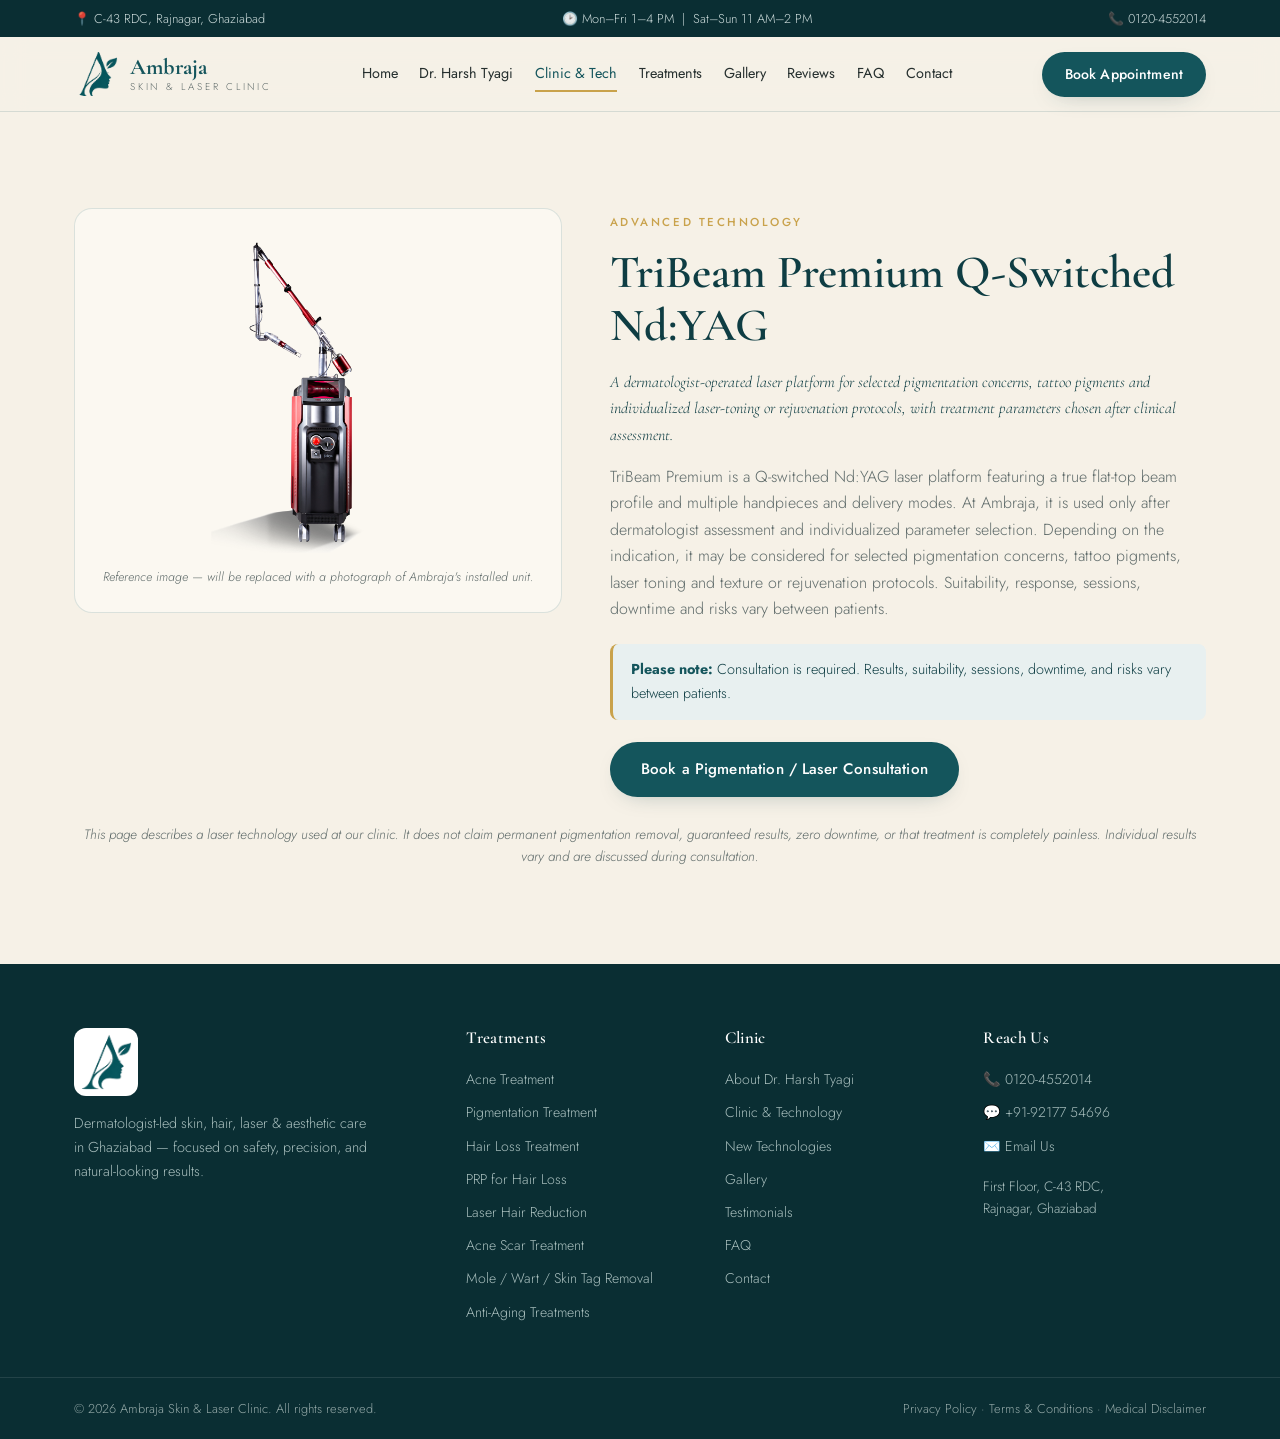
<file: technologies/tribeam-premium-q-switched-nd-yag.html>
<!doctype html>
<html lang="en">
  <head>
    <meta charset="UTF-8" />
    <meta name="viewport" content="width=device-width, initial-scale=1.0" />
    <title>TriBeam Premium Q-Switched Nd:YAG Laser | Ambraja Skin &amp; Laser Clinic</title>
    <meta name="description" content="TriBeam Premium Q-Switched Nd:YAG laser at Ambraja Skin &amp; Laser Clinic, Ghaziabad — for selected pigmentation, tattoo pigments, and laser-toning protocols after dermatologist assessment." />
    <link rel="icon" type="image/jpeg" href="../Public/logo/logo.png" />
    <link rel="canonical" href="https://www.ambrajaskinclinic.com/technologies/tribeam-premium-q-switched-nd-yag.html" />
    <link rel="preconnect" href="https://fonts.googleapis.com" />
    <link rel="preconnect" href="https://fonts.gstatic.com" crossorigin />
    <link
      href="https://fonts.googleapis.com/css2?family=Cormorant+Garamond:wght@400;500;600;700&family=Jost:wght@300;400;500;600&display=swap"
      rel="stylesheet"
    />
    <link rel="stylesheet" href="../css/style.css" />
  </head>

  <body>

    <!-- ============ TOP BAR ============ -->
    <div class="topbar">
      <div class="container topbar__inner">
        <span class="topbar__item">📍 C-43 RDC, Rajnagar, Ghaziabad</span>
        <span class="topbar__item">🕑 Mon–Fri 1–4 PM &nbsp;|&nbsp; Sat–Sun 11 AM–2 PM</span>
        <a class="topbar__item" href="tel:01204552014">📞 0120-4552014</a>
      </div>
    </div>

    <!-- ============ HEADER ============ -->
    <header class="header" id="header">
      <div class="container header__inner">
        <a href="../index.html" class="brand">
          <img src="../Public/logo/logo.png" alt="Ambraja Skin &amp; Laser Clinic logo" class="brand__mark" />
          <span class="brand__text">
            <span class="brand__name">Ambraja</span>
            <span class="brand__sub">Skin &amp; Laser Clinic</span>
          </span>
        </a>
        <nav class="nav" id="nav" aria-label="Primary navigation">
          <a href="../index.html" class="nav__link">Home</a>
          <a href="../doctor.html" class="nav__link">Dr. Harsh Tyagi</a>
          <a href="../clinic.html" class="nav__link is-active" aria-current="page">Clinic &amp; Tech</a>
          <a href="../treatments.html" class="nav__link">Treatments</a>
          <a href="../gallery.html" class="nav__link">Gallery</a>
          <a href="../reviews.html" class="nav__link">Reviews</a>
          <a href="../faq.html" class="nav__link">FAQ</a>
          <a href="../contact.html" class="nav__link">Contact</a>
        </nav>
        <div class="header__cta">
          <a href="../enquiry.html" class="btn btn--primary btn--sm">Book Appointment</a>
          <button class="nav-toggle" id="navToggle" aria-label="Open menu" aria-expanded="false">
            <span></span><span></span><span></span>
          </button>
        </div>
      </div>
    </header>

    <!-- ============ TECH DETAIL ============ -->
    <section class="section techdetail">
      <div class="container techdetail__inner">
        <div class="techdetail__media">
          <img src="../Public/tech/tribeam-premium.png" alt="TriBeam Premium Q-Switched Nd:YAG laser platform" />
          <p class="techdetail__imgnote">Reference image — will be replaced with a photograph of Ambraja's installed unit.</p>
        </div>
        <div class="techdetail__body">
          <span class="eyebrow">Advanced Technology</span>
          <h1 class="section__title">TriBeam Premium Q-Switched Nd:YAG</h1>
          <p class="techdetail__lead">A dermatologist-operated laser platform for selected pigmentation concerns, tattoo pigments and individualized laser-toning or rejuvenation protocols, with treatment parameters chosen after clinical assessment.</p>
          <p>TriBeam Premium is a Q-switched Nd:YAG laser platform featuring a true flat-top beam profile and multiple handpieces and delivery modes. At Ambraja, it is used only after dermatologist assessment and individualized parameter selection. Depending on the indication, it may be considered for selected pigmentation concerns, tattoo pigments, laser toning and texture or rejuvenation protocols. Suitability, response, sessions, downtime and risks vary between patients.</p>
          <div class="techdetail__note">
            <strong>Please note:</strong> Consultation is required. Results,
            suitability, sessions, downtime, and risks vary between patients.
          </div>
          <a href="../index.html#contact" class="btn btn--primary">Book a Pigmentation / Laser Consultation</a>
        </div>
      </div>
      <div class="container">
        <p class="disclaimer">This page describes a laser technology used at our clinic. It does not claim permanent pigmentation removal, guaranteed results, zero downtime, or that treatment is completely painless. Individual results vary and are discussed during consultation.</p>
      </div>
    </section>

    <!-- ============ FOOTER ============ -->
    <footer class="footer">
      <div class="container footer__inner">
        <div class="footer__brand">
          <img src="../Public/logo/logo.png" alt="Ambraja Skin &amp; Laser Clinic" class="footer__logo" />
          <p>Dermatologist-led skin, hair, laser &amp; aesthetic care in Ghaziabad — focused on safety, precision, and natural-looking results.</p>
        </div>
        <div class="footer__col">
          <h4>Treatments</h4>
          <a href="../treatments.html">Acne Treatment</a>
          <a href="../treatments.html">Pigmentation Treatment</a>
          <a href="../treatments.html">Hair Loss Treatment</a>
          <a href="../treatments.html">PRP for Hair Loss</a>
          <a href="../laser-hair-reduction-ghaziabad.html">Laser Hair Reduction</a>
          <a href="../treatments.html">Acne Scar Treatment</a>
          <a href="../treatments.html">Mole / Wart / Skin Tag Removal</a>
          <a href="../treatments.html">Anti-Aging Treatments</a>
        </div>
        <div class="footer__col">
          <h4>Clinic</h4>
          <a href="../doctor.html">About Dr. Harsh Tyagi</a>
          <a href="../clinic.html">Clinic &amp; Technology</a>
          <a href="../technologies.html">New Technologies</a>
          <a href="../gallery.html">Gallery</a>
          <a href="../reviews.html">Testimonials</a>
          <a href="../faq.html">FAQ</a>
          <a href="../contact.html">Contact</a>
        </div>
        <div class="footer__col">
          <h4>Reach Us</h4>
          <a href="tel:01204552014">📞 0120-4552014</a>
          <a href="https://wa.me/919217754696" target="_blank" rel="noopener">💬 +91-92177 54696</a>
          <a href="mailto:drharshtyagiderma@gmail.com">✉️ Email Us</a>
          <p class="footer__addr">First Floor, C-43 RDC,<br />Rajnagar, Ghaziabad</p>
        </div>
      </div>
      <div class="footer__bottom">
        <div class="container footer__bottom-inner">
          <span>© <span id="year"></span> Ambraja Skin &amp; Laser Clinic. All rights reserved.</span>
          <span class="footer__legal"><a href="#">Privacy Policy</a> · <a href="#">Terms &amp; Conditions</a> · <a href="#">Medical Disclaimer</a></span>
        </div>
      </div>
    </footer>

    <div class="mobilebar" aria-label="Quick actions">
      <a href="tel:01204552014" class="mobilebar__btn"><span>📞</span>Call</a>
      <a href="https://wa.me/919217754696" class="mobilebar__btn mobilebar__btn--wa" target="_blank" rel="noopener"><span>💬</span>WhatsApp</a>
      <a href="../enquiry.html" class="mobilebar__btn mobilebar__btn--book"><span>📅</span>Book</a>
    </div>

    <script src="../js/script.js"></script>
  </body>
</html>
</file>
<file: css/style.css>
/* ============ TOKENS ============ */
:root {
  --teal: #14555c; /* brand primary from logo */
  --teal-dark: #0e3d43;
  --teal-deep: #0a2e33;
  --teal-soft: #e8f0f0;
  --gold: #c9a24b; /* champagne accent */
  --ivory: #f6f1e7; /* base bg from logo */
  --cream: #fbf8f1; /* card bg */
  --sand: #ede4d3;
  --charcoal: #26302f;
  --muted: #5f6b6a;
  --line: rgba(20, 85, 92, 0.14);
  --shadow: 0 18px 50px -24px rgba(14, 61, 67, 0.45);
  --shadow-sm: 0 8px 24px -14px rgba(14, 61, 67, 0.4);
  --radius: 18px;
  --radius-sm: 12px;
  --serif: "Cormorant Garamond", Georgia, serif;
  --sans: "Jost", -apple-system, Segoe UI, Roboto, sans-serif;
  --wrap: 1180px;
}

* {
  box-sizing: border-box;
  margin: 0;
  padding: 0;
}
html {
  scroll-behavior: smooth;
}
body {
  font-family: var(--sans);
  color: var(--charcoal);
  background: var(--ivory);
  line-height: 1.65;
  font-weight: 300;
  -webkit-font-smoothing: antialiased;
  overflow-x: hidden;
}
img {
  max-width: 100%;
  display: block;
}
a {
  color: inherit;
  text-decoration: none;
}

.container {
  width: 100%;
  max-width: var(--wrap);
  margin: 0 auto;
  padding: 0 24px;
}
.section {
  padding: 96px 0;
}
.alt {
  background: linear-gradient(180deg, var(--cream), #f3ecdd);
}
.center {
  text-align: center;
  margin-top: 36px;
}

/* ============ TYPE ============ */
h1,
h2,
h3,
h4 {
  font-family: var(--serif);
  font-weight: 600;
  line-height: 1.15;
  color: var(--teal-dark);
}
.eyebrow {
  display: inline-block;
  font-family: var(--sans);
  font-weight: 500;
  letter-spacing: 0.22em;
  text-transform: uppercase;
  font-size: 0.72rem;
  color: var(--gold);
  margin-bottom: 14px;
}
.section__head {
  max-width: 760px;
  margin: 0 auto 56px;
  text-align: center;
}
.section__title {
  font-size: clamp(1.9rem, 4vw, 2.9rem);
}
.section__lead {
  margin-top: 16px;
  color: var(--muted);
  font-size: 1.05rem;
}
.accent {
  color: var(--teal);
  font-style: italic;
}

/* ============ BUTTONS ============ */
.btn {
  display: inline-flex;
  align-items: center;
  justify-content: center;
  gap: 8px;
  font-family: var(--sans);
  font-weight: 500;
  font-size: 0.95rem;
  letter-spacing: 0.01em;
  padding: 14px 30px;
  border-radius: 999px;
  border: 1.5px solid transparent;
  cursor: pointer;
  transition: 0.28s ease;
  white-space: nowrap;
}
.btn--sm {
  padding: 10px 22px;
  font-size: 0.88rem;
}
.btn--block {
  width: 100%;
}
.btn--primary {
  background: var(--teal);
  color: #fff;
  box-shadow: var(--shadow-sm);
}
.btn--primary:hover {
  background: var(--teal-dark);
  transform: translateY(-2px);
}
.btn--outline {
  border-color: var(--teal);
  color: var(--teal);
  background: transparent;
}
.btn--outline:hover {
  background: var(--teal);
  color: #fff;
}
.btn--ghost {
  color: var(--teal-dark);
  background: rgba(20, 85, 92, 0.07);
}
.btn--ghost:hover {
  background: rgba(20, 85, 92, 0.14);
}

/* ============ TOPBAR ============ */
.topbar {
  background: var(--teal-deep);
  color: #dfeceb;
  font-size: 0.8rem;
}
.topbar__inner {
  display: flex;
  justify-content: space-between;
  gap: 16px;
  padding: 8px 24px;
  flex-wrap: wrap;
}
.topbar__item {
  opacity: 0.9;
}

/* ============ HEADER ============ */
.header {
  position: sticky;
  top: 0;
  z-index: 100;
  background: rgba(246, 241, 231, 0.9);
  backdrop-filter: blur(12px);
  border-bottom: 1px solid var(--line);
  transition: 0.3s;
}
.header.scrolled {
  box-shadow: 0 6px 30px -18px rgba(14, 61, 67, 0.5);
}
.header__inner {
  display: flex;
  align-items: center;
  justify-content: space-between;
  height: 74px;
  gap: 18px;
}
.brand {
  display: flex;
  align-items: center;
  gap: 12px;
}
.brand__mark {
  width: 44px;
  height: 44px;
  border-radius: 10px;
  object-fit: cover;
}
.brand__text {
  display: flex;
  flex-direction: column;
  line-height: 1;
}
.brand__name {
  font-family: var(--serif);
  font-size: 1.4rem;
  font-weight: 700;
  color: var(--teal);
}
.brand__sub {
  font-size: 0.62rem;
  letter-spacing: 0.28em;
  text-transform: uppercase;
  color: var(--muted);
  margin-top: 3px;
}

.nav {
  display: flex;
  align-items: center;
  gap: clamp(14px, 1.7vw, 26px);
  min-width: 0;
}
.nav__link.is-active {
  color: var(--teal);
}
.nav__link.is-active::after {
  width: 100%;
}
.nav__link {
  font-size: 0.9rem;
  font-weight: 400;
  color: var(--charcoal);
  position: relative;
  padding: 4px 0;
}
.nav__link::after {
  content: "";
  position: absolute;
  left: 0;
  bottom: -2px;
  width: 0;
  height: 1.5px;
  background: var(--gold);
  transition: 0.28s;
}
.nav__link:hover {
  color: var(--teal);
}
.nav__link:hover::after {
  width: 100%;
}

.header__cta {
  display: flex;
  flex-shrink: 0;
  align-items: center;
  gap: 14px;
}
.nav-toggle {
  display: none;
  flex-direction: column;
  gap: 5px;
  background: none;
  border: none;
  cursor: pointer;
  padding: 6px;
}
.nav-toggle span {
  width: 24px;
  height: 2px;
  background: var(--teal-dark);
  transition: 0.3s;
}

/* ============ HERO ============ */
.hero {
  position: relative;
  overflow: hidden;
  min-height: 88vh;
  display: flex;
  align-items: center;
  padding: 80px 0;
}
.hero__bg {
  position: absolute;
  inset: 0;
  z-index: 0;
  background: url("../Public/logo/Hero.png") no-repeat center right / cover;
}
.hero__overlay {
  position: absolute;
  inset: 0;
  z-index: 1;
  background:
    linear-gradient(
      90deg,
      rgba(246, 241, 231, 0.97) 0%,
      rgba(246, 241, 231, 0.9) 34%,
      rgba(246, 241, 231, 0.55) 52%,
      rgba(246, 241, 231, 0.08) 70%,
      transparent 100%
    ),
    linear-gradient(180deg, rgba(246, 241, 231, 0.4), transparent 30%);
}
.hero__inner {
  position: relative;
  z-index: 2;
  display: block;
}
.hero__content {
  max-width: 620px;
}
.hero__title {
  font-size: clamp(2.2rem, 5vw, 3.7rem);
  margin: 6px 0 18px;
}
.hero__sub {
  font-size: 1.1rem;
  color: var(--muted);
  max-width: 560px;
}
.hero__promise {
  margin-top: 16px;
  font-family: var(--serif);
  font-style: italic;
  font-size: 1.35rem;
  color: var(--teal);
}
.hero__actions {
  display: flex;
  gap: 12px;
  flex-wrap: wrap;
  margin-top: 30px;
}
.hero__trust {
  list-style: none;
  display: flex;
  flex-wrap: wrap;
  gap: 8px 26px;
  margin-top: 34px;
  font-size: 0.9rem;
  color: var(--teal-dark);
}

.hero__visual {
  position: relative;
}
.hero__card {
  border-radius: 24px;
  overflow: hidden;
  box-shadow: var(--shadow);
  background: var(--cream);
  border: 1px solid var(--line);
  padding: 10px;
}
.hero__card img {
  border-radius: 16px;
}
.hero__img {
  width: 100%;
  aspect-ratio: 4/5;
  object-fit: cover;
  object-position: 62% center;
}
.hero__badge {
  position: absolute;
  bottom: -22px;
  left: -18px;
  background: var(--teal);
  color: #fff;
  border-radius: 16px;
  padding: 16px 20px;
  box-shadow: var(--shadow);
  text-align: center;
}
.hero__badge strong {
  font-family: var(--serif);
  font-size: 1.8rem;
  display: block;
  color: var(--gold);
}
.hero__badge span {
  font-size: 0.72rem;
  letter-spacing: 0.06em;
  opacity: 0.9;
}

/* ============ STRIP ============ */
.strip {
  background: var(--teal);
  color: #eaf3f2;
}
.strip__inner {
  display: grid;
  grid-template-columns: repeat(4, 1fr);
  gap: 20px;
  padding: 26px 24px;
  text-align: center;
}
.strip__item strong {
  display: block;
  font-family: var(--serif);
  font-size: 1.35rem;
  color: #fff;
}
.strip__item span {
  font-size: 0.82rem;
  opacity: 0.8;
}

/* ============ DOCTOR ============ */
.doctor__inner {
  display: grid;
  grid-template-columns: minmax(300px, 0.9fr) minmax(0, 1.1fr);
  gap: 56px;
  align-items: center;
}
.doctor__media {
  display: flex;
  flex-direction: column;
}
.doctor__body {
  display: flex;
  flex-direction: column;
  justify-content: center;
}
.doctor__photo {
  flex: 0 1 auto;
  border-radius: var(--radius);
  overflow: hidden;
  box-shadow: var(--shadow);
  background: linear-gradient(170deg, var(--teal-soft), var(--sand));
  padding: 0;
  border: 1px solid var(--line);
  min-height: 520px;
}
.doctor__photo img {
  border-radius: 12px;
}
.doctor__img {
  width: 100%;
  height: 100%;
  object-fit: cover;
  object-position: center top;
  border-radius: var(--radius) !important;
}
.doctor__quals {
  display: flex;
  flex-direction: column;
  gap: 8px;
  margin-top: 18px;
}
.doctor__quals span {
  background: var(--teal-soft);
  color: var(--teal-dark);
  padding: 9px 16px;
  border-radius: 8px;
  font-size: 0.85rem;
  border-left: 3px solid var(--gold);
}
.doctor__body p {
  color: var(--muted);
  margin-top: 16px;
}
.doctor__expertise {
  list-style: none;
  display: flex;
  flex-wrap: wrap;
  gap: 10px;
  margin: 26px 0;
}
.doctor__expertise li {
  background: var(--cream);
  border: 1px solid var(--line);
  padding: 8px 16px;
  border-radius: 999px;
  font-size: 0.85rem;
  color: var(--teal-dark);
}

/* ============ GRIDS / CARDS ============ */
.grid {
  display: grid;
  gap: 24px;
}
.grid--2 {
  grid-template-columns: repeat(2, 1fr);
}
.grid--3 {
  grid-template-columns: repeat(3, 1fr);
}
.grid--4 {
  grid-template-columns: repeat(4, 1fr);
}

.grid > .card {
  height: 100%;
}
.card {
  background: var(--cream);
  border: 1px solid var(--line);
  border-radius: var(--radius);
  padding: 34px 28px;
  transition: 0.3s;
  box-shadow: var(--shadow-sm);
}
.card:hover {
  transform: translateY(-6px);
  border-color: var(--teal);
}
.card__icon {
  font-size: 1.8rem;
  width: 58px;
  height: 58px;
  display: grid;
  place-items: center;
  background: var(--teal-soft);
  border-radius: 14px;
  margin-bottom: 18px;
}
.card h3 {
  font-size: 1.3rem;
  margin-bottom: 8px;
}
.card p {
  color: var(--muted);
  font-size: 0.95rem;
}

/* WHY */
.why__item {
  padding: 8px 4px;
}
.why__num {
  font-family: var(--serif);
  font-size: 2.4rem;
  color: var(--gold);
  font-weight: 700;
  display: block;
  line-height: 1;
}
.why__item h3 {
  font-size: 1.25rem;
  margin: 6px 0 6px;
}
.why__item p {
  color: var(--muted);
  font-size: 0.95rem;
}

/* TREATMENTS */
.tcard {
  background: var(--cream);
  border: 1px solid var(--line);
  border-radius: var(--radius);
  padding: 30px 26px;
  transition: 0.3s;
  display: flex;
  flex-direction: column;
}
.tcard:hover {
  box-shadow: var(--shadow);
  transform: translateY(-5px);
}
.tcard h3 {
  font-size: 1.28rem;
  margin-bottom: 10px;
}
.tcard p {
  color: var(--muted);
  font-size: 0.93rem;
  flex: 1;
}
.tcard__link {
  margin-top: 16px;
  color: var(--teal);
  font-weight: 500;
  font-size: 0.9rem;
}
.tcard__link:hover {
  color: var(--gold);
}
.tcard--cta {
  background: var(--teal);
  color: #eaf3f2;
  justify-content: center;
  text-align: center;
}
.tcard--cta h3 {
  color: #fff;
}
.tcard--cta p {
  color: #cfe1e0;
}

/* JOURNEY */
.journey__track {
  display: grid;
  grid-template-columns: repeat(5, 1fr);
  gap: 20px;
  position: relative;
}
.jstep {
  background: var(--cream);
  border: 1px solid var(--line);
  border-radius: var(--radius);
  padding: 28px 22px;
  text-align: center;
  position: relative;
}
.jstep__no {
  width: 46px;
  height: 46px;
  border-radius: 50%;
  background: var(--teal);
  color: #fff;
  font-family: var(--serif);
  font-size: 1.3rem;
  display: grid;
  place-items: center;
  margin: 0 auto 14px;
}
.jstep h3 {
  font-size: 1.12rem;
  margin-bottom: 6px;
}
.jstep p {
  color: var(--muted);
  font-size: 0.86rem;
}

/* TECH */
.tech {
  background: var(--cream);
  border: 1px solid var(--line);
  border-radius: var(--radius);
  padding: 32px 30px;
  border-top: 3px solid var(--teal);
}
.tech h3 {
  font-size: 1.4rem;
  color: var(--teal);
  margin-bottom: 8px;
}
.tech p {
  color: var(--muted);
  font-size: 0.95rem;
}
.tech ul {
  list-style: none;
  margin-top: 16px;
  display: flex;
  flex-direction: column;
  gap: 8px;
}
.tech ul li {
  padding-left: 24px;
  position: relative;
  font-size: 0.9rem;
  color: var(--teal-dark);
}
.tech ul li::before {
  content: "✦";
  position: absolute;
  left: 0;
  color: var(--gold);
}
.tech__img {
  width: 100%;
  max-width: 180px;
  height: 180px;
  object-fit: contain;
  background: #fff;
  border: 1px solid var(--line);
  border-radius: var(--radius-sm);
  padding: 10px;
  margin: 0 auto 18px;
  display: block;
}

/* TECH DETAIL PAGE */
.techdetail__inner {
  display: grid;
  grid-template-columns: 0.9fr 1.1fr;
  gap: 48px;
  align-items: start;
}
.techdetail__media {
  background: var(--cream);
  border: 1px solid var(--line);
  border-radius: var(--radius);
  padding: 24px;
  text-align: center;
  position: sticky;
  top: 100px;
}
.techdetail__media img {
  max-width: 100%;
  max-height: 320px;
  margin: 0 auto;
  object-fit: contain;
}
.techdetail__imgnote {
  margin-top: 14px;
  font-size: 0.78rem;
  color: var(--muted);
  font-style: italic;
}
.techdetail__body p {
  color: var(--muted);
  margin-top: 16px;
  font-size: 1rem;
}
.techdetail__lead {
  font-family: var(--serif);
  font-style: italic;
  font-size: 1.15rem;
  color: var(--teal-dark) !important;
}
.techdetail__note {
  background: var(--teal-soft);
  border-left: 3px solid var(--gold);
  border-radius: 8px;
  padding: 14px 18px;
  margin: 22px 0;
  font-size: 0.9rem;
  color: var(--teal-dark);
}
.techdetail__note strong {
  color: var(--teal);
}
@media (max-width: 960px) {
  .techdetail__inner {
    grid-template-columns: 1fr;
  }
  .techdetail__media {
    position: static;
  }
}

/* NEW TECHNOLOGIES */
.tech-grid > .techcard { height: 100%; }
.techcard {
  background: var(--cream);
  border: 1px solid var(--line);
  border-radius: var(--radius);
  overflow: hidden;
  display: flex;
  flex-direction: column;
  transition: 0.3s;
  box-shadow: var(--shadow-sm);
}
.techcard:hover {
  transform: translateY(-6px);
  box-shadow: var(--shadow);
}
.techcard__media {
  background: #fff;
  display: grid;
  place-items: center;
  padding: 24px;
  border-bottom: 1px solid var(--line);
}
.techcard__media img {
  max-height: 220px;
  width: auto;
  object-fit: contain;
}
.techcard__body {
  padding: 26px 24px;
  display: flex;
  flex-direction: column;
  flex: 1;
}
.techcard__body h3 {
  font-size: 1.25rem;
  margin-bottom: 10px;
}
.techcard__body p {
  color: var(--muted);
  font-size: 0.93rem;
  flex: 1;
}
.techcard__body .tcard__link {
  margin-top: 16px;
}

/* GALLERY */
.gallery__filters {
  display: flex;
  gap: 10px;
  flex-wrap: wrap;
  justify-content: center;
  margin-bottom: 34px;
}
.chip {
  border: 1px solid var(--line);
  background: var(--cream);
  color: var(--teal-dark);
  padding: 8px 20px;
  border-radius: 999px;
  cursor: pointer;
  font-family: var(--sans);
  font-size: 0.85rem;
  transition: 0.25s;
}
.chip:hover,
.chip.active {
  background: var(--teal);
  color: #fff;
  border-color: var(--teal);
}
.gtile {
  position: relative;
  aspect-ratio: 4/5;
  border-radius: var(--radius);
  overflow: hidden;
  border: 1px solid var(--line);
  background: linear-gradient(160deg, var(--teal-soft), var(--sand));
  transition: 0.3s;
  margin: 0;
}
.gtile img {
  position: absolute;
  inset: 0;
  width: 100%;
  height: 100%;
  object-fit: cover;
  transition: transform 0.5s ease;
}
.gtile::after {
  content: "";
  position: absolute;
  inset: 0;
  background: linear-gradient(
    180deg,
    transparent 45%,
    rgba(10, 46, 51, 0.72) 100%
  );
}
.gtile:hover {
  transform: translateY(-4px);
  box-shadow: var(--shadow);
}
.gtile:hover img {
  transform: scale(1.06);
}
.gtile__cap {
  position: absolute;
  left: 16px;
  bottom: 14px;
  z-index: 1;
  display: flex;
  flex-direction: column;
  gap: 2px;
  color: #fff;
}
.gtile__cap span {
  font-family: var(--serif);
  font-size: 1.25rem;
  font-weight: 600;
  line-height: 1;
}
.gtile__cap small {
  letter-spacing: 0.15em;
  text-transform: uppercase;
  font-size: 0.66rem;
  opacity: 0.85;
}
.disclaimer {
  text-align: center;
  margin-top: 26px;
  color: var(--muted);
  font-size: 0.85rem;
  font-style: italic;
}

/* TESTIMONIALS */
.quote {
  background: var(--cream);
  border: 1px solid var(--line);
  border-radius: var(--radius);
  padding: 32px 28px;
  box-shadow: var(--shadow-sm);
}
.stars {
  color: var(--gold);
  letter-spacing: 2px;
  margin-bottom: 14px;
}
.quote p {
  font-family: var(--serif);
  font-size: 1.18rem;
  font-style: italic;
  color: var(--teal-dark);
  line-height: 1.5;
}
.quote cite {
  display: block;
  margin-top: 16px;
  font-style: normal;
  font-size: 0.85rem;
  color: var(--muted);
}

/* BLOG */
.bcard {
  background: var(--cream);
  border: 1px solid var(--line);
  border-radius: var(--radius);
  padding: 26px 24px;
  transition: 0.3s;
  display: flex;
  flex-direction: column;
  min-height: 210px;
}
.bcard:hover {
  transform: translateY(-5px);
  box-shadow: var(--shadow);
}
.bcard__tag {
  align-self: flex-start;
  background: var(--teal-soft);
  color: var(--teal);
  font-size: 0.72rem;
  letter-spacing: 0.08em;
  text-transform: uppercase;
  padding: 5px 12px;
  border-radius: 999px;
  margin-bottom: 14px;
}
.bcard h3 {
  font-size: 1.18rem;
  flex: 1;
}
.bcard .tcard__link {
  margin-top: 16px;
}

/* FAQ */
.faq__inner {
  max-width: 840px;
  margin: 0 auto;
}
.accordion {
  display: flex;
  flex-direction: column;
  gap: 12px;
}
.acc {
  background: var(--cream);
  border: 1px solid var(--line);
  border-radius: var(--radius-sm);
  overflow: hidden;
}
.acc__q {
  width: 100%;
  text-align: left;
  background: none;
  border: none;
  cursor: pointer;
  padding: 20px 24px;
  font-family: var(--serif);
  font-size: 1.15rem;
  font-weight: 600;
  color: var(--teal-dark);
  position: relative;
  padding-right: 52px;
}
.acc__q::after {
  content: "+";
  position: absolute;
  right: 22px;
  top: 50%;
  transform: translateY(-50%);
  font-size: 1.5rem;
  color: var(--gold);
  transition: 0.3s;
}
.acc.open .acc__q::after {
  transform: translateY(-50%) rotate(45deg);
}
.acc__a {
  max-height: 0;
  overflow: hidden;
  transition: max-height 0.35s ease;
}
.acc__a p {
  padding: 0 24px 20px;
  color: var(--muted);
  font-size: 0.95rem;
}

/* CONTACT */
.contact__grid {
  display: grid;
  grid-template-columns: 1fr 1fr;
  gap: 40px;
}
.contact__info {
  display: flex;
  flex-direction: column;
  gap: 22px;
}
.cinfo {
  display: flex;
  gap: 16px;
  align-items: flex-start;
}
.cinfo__ic {
  font-size: 1.3rem;
  width: 44px;
  height: 44px;
  background: var(--teal-soft);
  border-radius: 12px;
  display: grid;
  place-items: center;
  flex-shrink: 0;
}
.cinfo strong {
  color: var(--teal-dark);
  font-family: var(--serif);
  font-size: 1.1rem;
}
.cinfo p {
  color: var(--muted);
  font-size: 0.92rem;
}
.cinfo a {
  color: var(--teal);
}
.contact__actions {
  display: flex;
  gap: 12px;
  flex-wrap: wrap;
  margin-top: 6px;
}

.contact__form {
  background: var(--cream);
  border: 1px solid var(--line);
  border-radius: var(--radius);
  padding: 34px 30px;
  box-shadow: var(--shadow-sm);
}
.contact__form h3 {
  font-size: 1.5rem;
  margin-bottom: 18px;
}
.contact__form label {
  display: flex;
  flex-direction: column;
  gap: 6px;
  font-size: 0.85rem;
  color: var(--teal-dark);
  margin-bottom: 14px;
  font-weight: 400;
}
.contact__form input,
.contact__form select,
.contact__form textarea {
  font-family: var(--sans);
  font-size: 0.95rem;
  padding: 12px 14px;
  border: 1px solid var(--line);
  border-radius: 10px;
  background: #fff;
  color: var(--charcoal);
  transition: 0.25s;
}
.contact__form input:focus,
.contact__form select:focus,
.contact__form textarea:focus {
  outline: none;
  border-color: var(--teal);
  box-shadow: 0 0 0 3px rgba(20, 85, 92, 0.12);
}
.consent {
  font-size: 0.78rem;
  color: var(--muted);
  margin: 6px 0 16px;
}
.opt {
  color: var(--muted);
  font-size: 0.78rem;
  font-style: italic;
}
.form-note {
  margin-top: 14px;
  color: var(--teal);
  font-weight: 500;
  text-align: center;
  font-size: 0.88rem;
  line-height: 1.5;
}
.contact__form button[disabled] {
  opacity: 0.7;
  cursor: wait;
}

/* FOOTER */
.footer {
  background: var(--teal-deep);
  color: #c6d6d5;
  padding-top: 64px;
}
.footer__inner {
  display: grid;
  grid-template-columns: 1.6fr 1fr 1fr 1fr;
  gap: 36px;
  padding-bottom: 48px;
}
.footer__logo {
  width: 64px;
  border-radius: 12px;
  margin-bottom: 16px;
  background: #fff;
  padding: 6px;
}
.footer__brand p {
  font-size: 0.9rem;
  color: #a9bfbe;
  max-width: 300px;
}
.footer__col h4 {
  color: #fff;
  font-size: 1.05rem;
  margin-bottom: 16px;
  letter-spacing: 0.02em;
}
.footer__col a {
  display: block;
  font-size: 0.88rem;
  color: #a9bfbe;
  padding: 5px 0;
  transition: 0.2s;
}
.footer__col a:hover {
  color: var(--gold);
  padding-left: 4px;
}
.footer__addr {
  font-size: 0.85rem;
  color: #a9bfbe;
  margin-top: 12px;
}
.footer__bottom {
  border-top: 1px solid rgba(255, 255, 255, 0.1);
}
.footer__bottom-inner {
  display: flex;
  justify-content: space-between;
  gap: 16px;
  padding: 20px 24px;
  flex-wrap: wrap;
  font-size: 0.8rem;
  color: #94a9a8;
}
.footer__legal a:hover {
  color: var(--gold);
}

/* MOBILE STICKY BAR */
.mobilebar {
  display: none;
  position: fixed;
  bottom: 0;
  left: 0;
  right: 0;
  z-index: 200;
  background: #fff;
  border-top: 1px solid var(--line);
  box-shadow: 0 -6px 24px -14px rgba(14, 61, 67, 0.4);
}
.mobilebar__btn {
  flex: 1;
  display: flex;
  flex-direction: column;
  align-items: center;
  gap: 2px;
  padding: 10px 4px;
  font-size: 0.72rem;
  font-weight: 500;
  color: var(--teal-dark);
}
.mobilebar__btn span {
  font-size: 1.15rem;
}
.mobilebar__btn--wa {
  color: #128c7e;
}
.mobilebar__btn--book {
  background: var(--teal);
  color: #fff;
  margin: 6px;
  border-radius: 12px;
}

/* ============ REVEAL ANIM ============ */
.js-reveal .section .card,
.js-reveal .section .tcard,
.js-reveal .section .jstep,
.js-reveal .section .tech,
.js-reveal .section .techcard,
.js-reveal .section .quote,
.js-reveal .section .bcard,
.js-reveal .section .why__item,
.js-reveal .gtile {
  opacity: 0;
  transform: translateY(24px);
  transition:
    opacity 0.6s ease,
    transform 0.6s ease;
}
.js-reveal .reveal.in .card,
.js-reveal .reveal.in .tcard,
.js-reveal .reveal.in .jstep,
.js-reveal .reveal.in .tech,
.js-reveal .reveal.in .techcard,
.js-reveal .reveal.in .quote,
.js-reveal .reveal.in .bcard,
.js-reveal .reveal.in .why__item,
.js-reveal .reveal.in .gtile {
  opacity: 1;
  transform: none;
}

/* ============ RESPONSIVE ============ */
@media (max-width: 960px) {
  .header__inner {
    height: 68px;
  }
  .nav {
    position: fixed;
    inset: 68px 0 auto 0;
    flex-direction: column;
    background: var(--ivory);
    padding: 20px 24px;
    gap: 6px;
    border-bottom: 1px solid var(--line);
    transform: translateY(-140%);
    transition: 0.35s;
    box-shadow: var(--shadow);
  }
  .nav.open {
    transform: translateY(0);
  }
  .nav__link {
    padding: 12px 0;
    border-bottom: 1px solid var(--line);
  }
  .nav-toggle {
    display: flex;
  }
  .header__cta .btn {
    display: none;
  }
  .doctor__inner,
  .contact__grid {
    grid-template-columns: 1fr;
    gap: 40px;
  }
  .hero__content {
    max-width: 100%;
  }
  .hero {
    min-height: auto;
    padding: 72px 0 90px;
  }
  .hero__bg {
    background-position: 68% center;
  }
  .grid--3,
  .grid--4 {
    grid-template-columns: repeat(2, 1fr);
  }
  .strip__inner {
    grid-template-columns: repeat(2, 1fr);
    gap: 22px;
  }
  .journey__track {
    grid-template-columns: repeat(2, 1fr);
  }
  .footer__inner {
    grid-template-columns: 1fr 1fr;
  }
  .topbar__inner {
    justify-content: center;
    gap: 12px;
  }
}
@media (max-width: 560px) {
  .section {
    padding: 64px 0;
  }
  .grid--3,
  .grid--4,
  .grid--2,
  .journey__track {
    grid-template-columns: 1fr;
  }
  .strip__inner {
    grid-template-columns: 1fr 1fr;
  }
  .footer__inner {
    grid-template-columns: 1fr;
  }
  .mobilebar {
    display: flex;
  }
  body {
    padding-bottom: 60px;
  }
  .hero__actions {
    display: grid;
    grid-template-columns: 1fr 1fr;
  }
  .hero__actions .btn:first-child {
    grid-column: 1 / -1;
  }
  .topbar {
    display: none;
  }
  .brand__mark {
    width: 40px;
    height: 40px;
  }
  .brand__name { font-size: 1.25rem; }
  .brand__sub { font-size: 0.55rem; }
  .section__head { margin-bottom: 38px; }
}
/*read more cards*/
.bcard__content {
  max-height: 0;
  overflow: hidden;
  transition:
    max-height 0.4s ease,
    margin-top 0.3s ease;
}
.bcard__content.open {
  max-height: 300px;
  margin-top: 10px;
}
.bcard__toggle {
  background: none;
  border: none;
  cursor: pointer;
  font: inherit;
  padding: 0;
}
.grid--4 {
  align-items: start;
}
/* Treatments section: cards equal height ke saath */
#treatments .grid--4 {
  align-items: stretch;
}
.tcard__link {
  margin-top: auto;
}

/* Blog section: cards apni height independent rahe (collapsible ke liye) */
#blog .grid--4 {
  align-items: start;
}

/* ============ SHARED PAGE POLISH ============ */
.page-hero { padding-bottom: 72px; }
.clinic-pillars .card__icon { font-family: var(--serif); font-weight: 700; }
.tech-grid .techcard__media { min-height: 230px; }
.tech-grid .techcard__media img { max-height: 205px; }
.gallery__grid { align-items: stretch; }
@media (max-width: 960px) {
  .header__inner { gap: 10px; }
  .header__cta { margin-left: auto; }
  .nav { gap: 6px; }
  .doctor__inner { grid-template-columns: 1fr; }
  .doctor__photo { min-height: 420px; }
}
@media (max-width: 560px) {
  .container { padding-left: 18px; padding-right: 18px; }
  .doctor__photo { min-height: 360px; }
  .tech-grid .techcard__media { min-height: 190px; }
  .hero__actions { grid-template-columns: 1fr; }
  .hero__actions .btn:first-child { grid-column: auto; }
}
</file>
